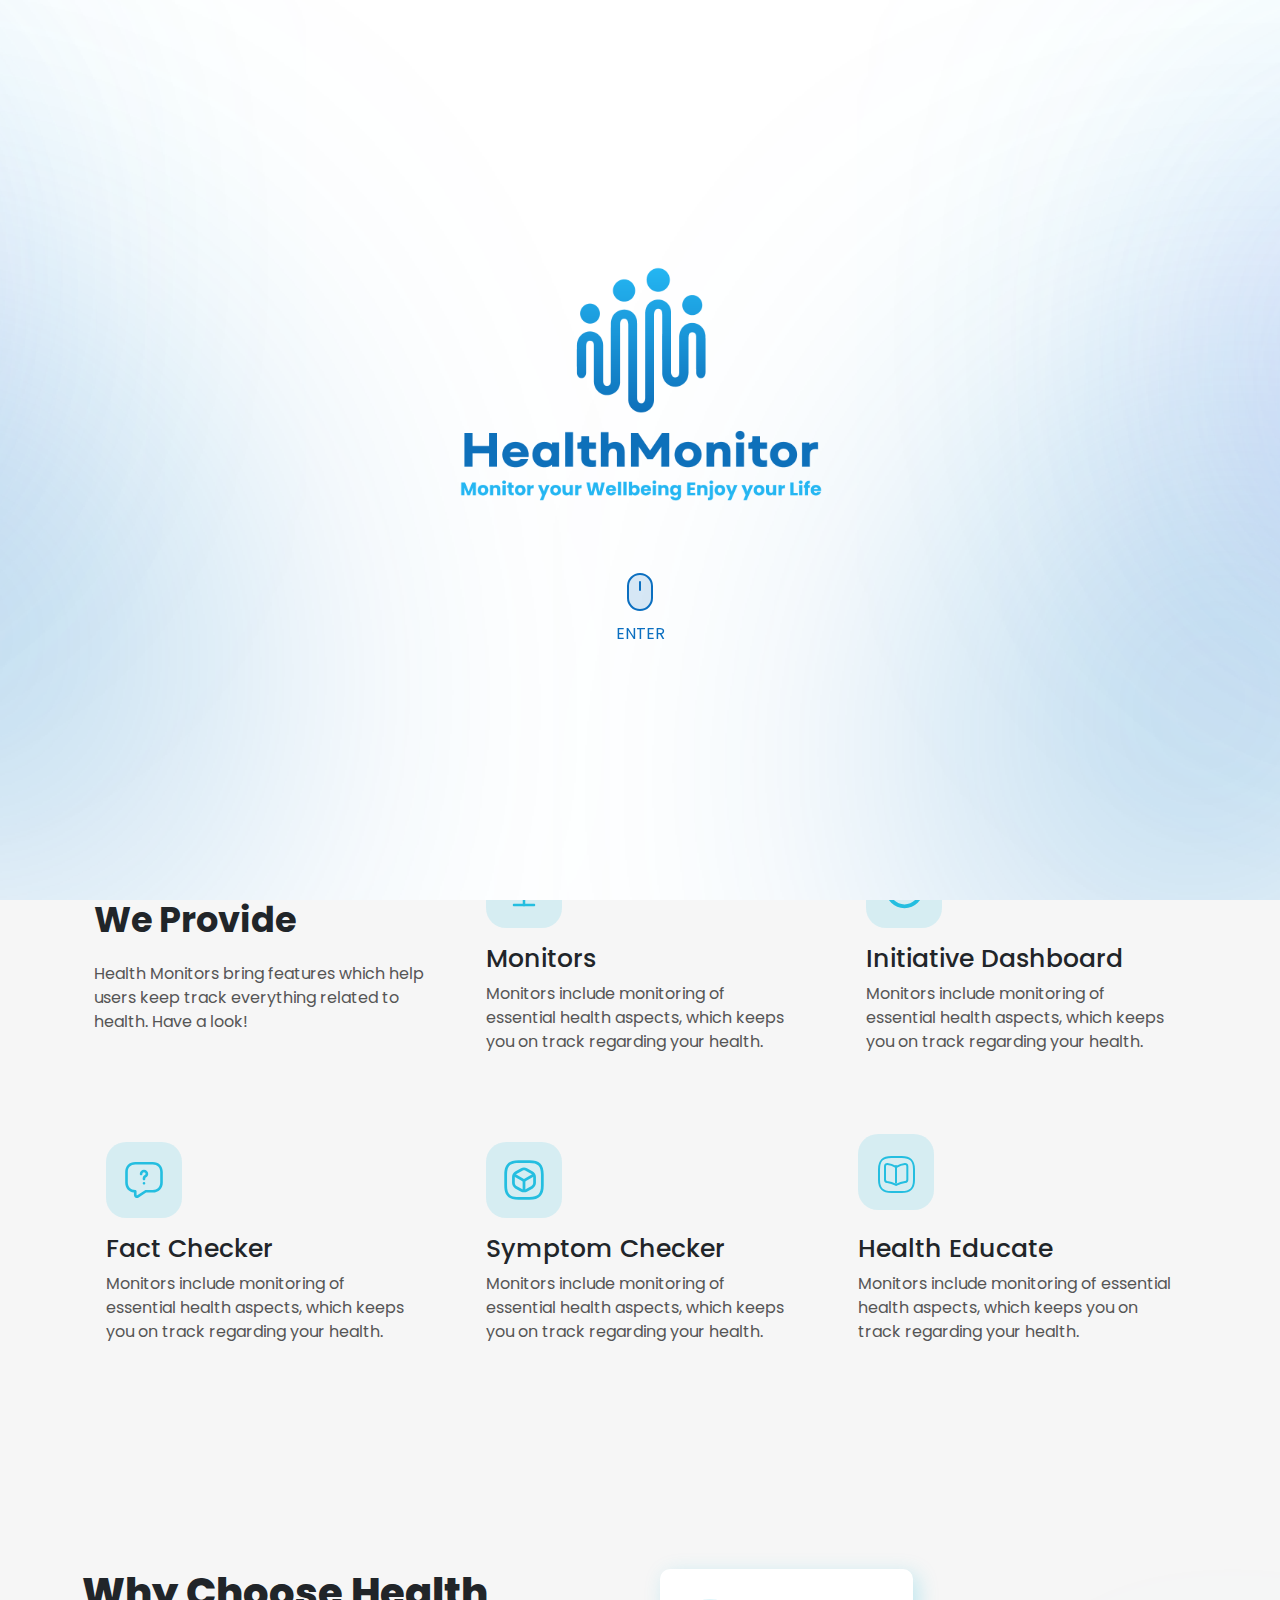
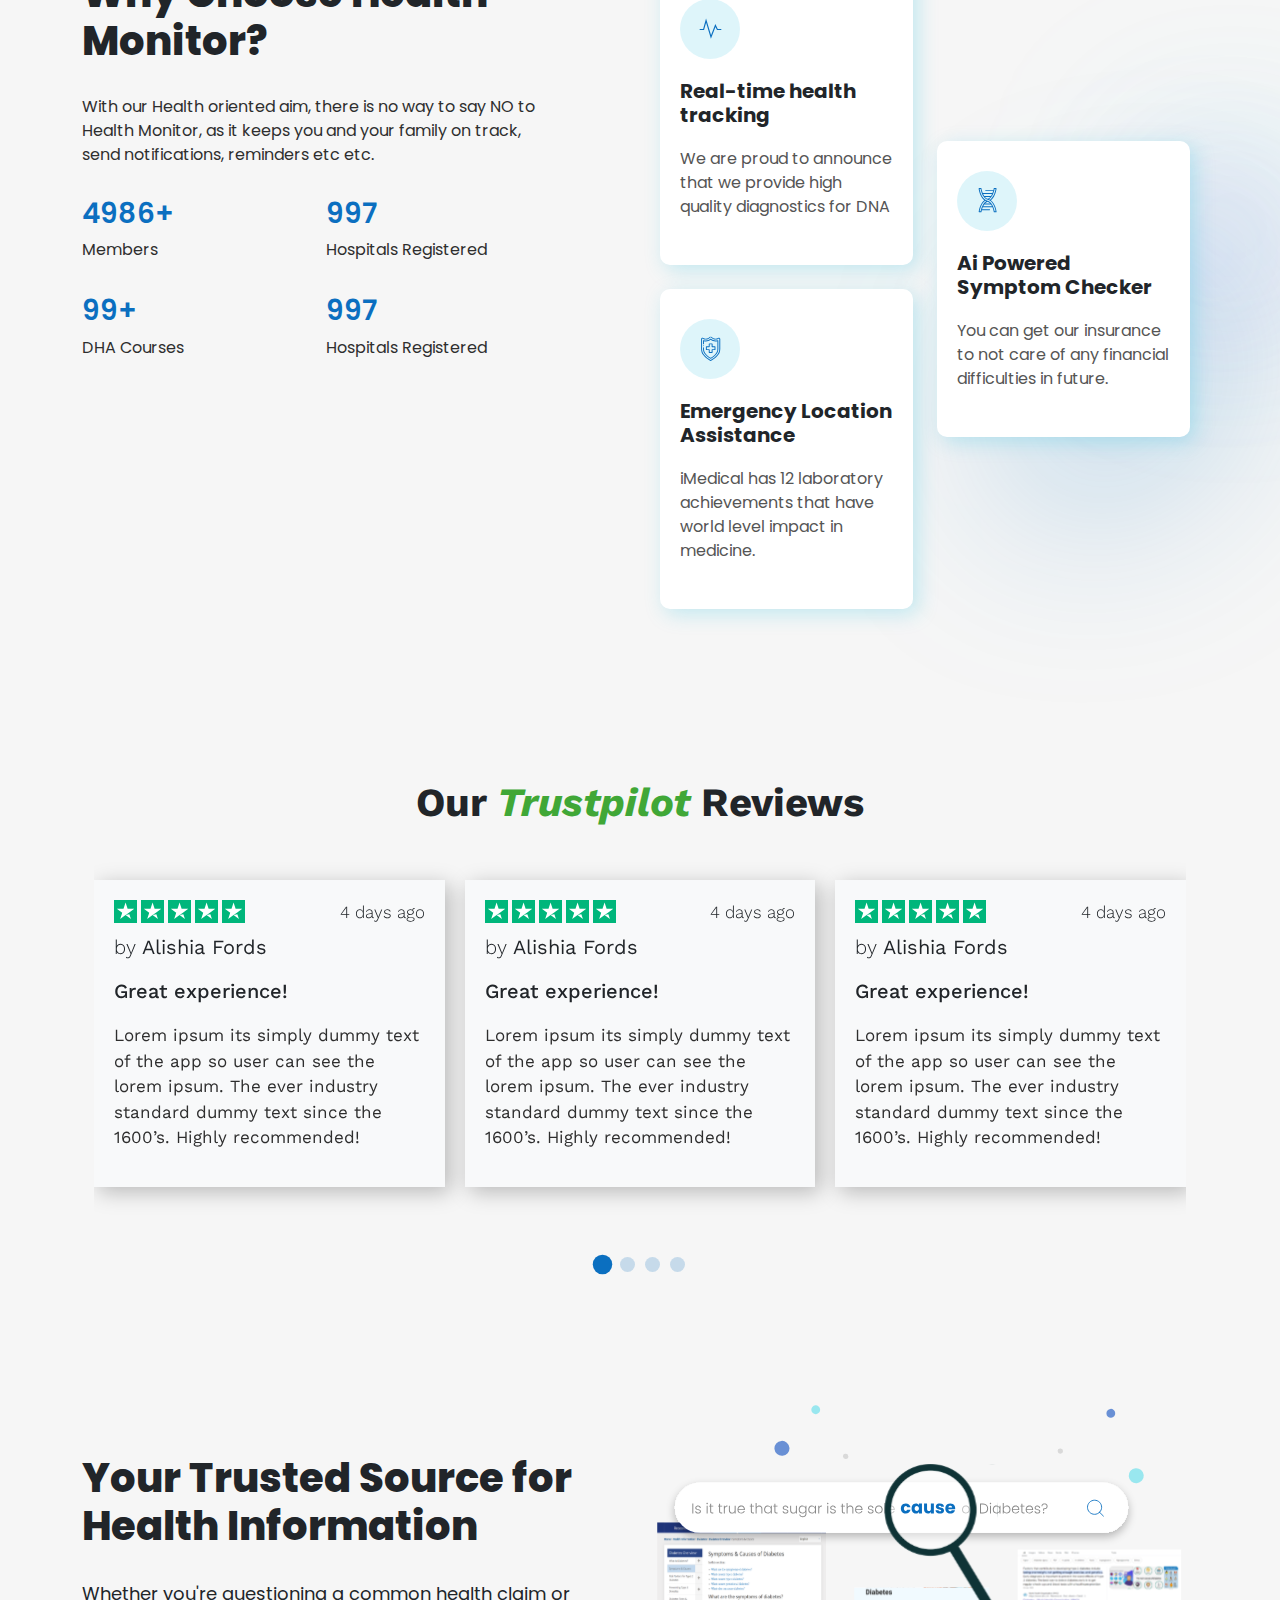
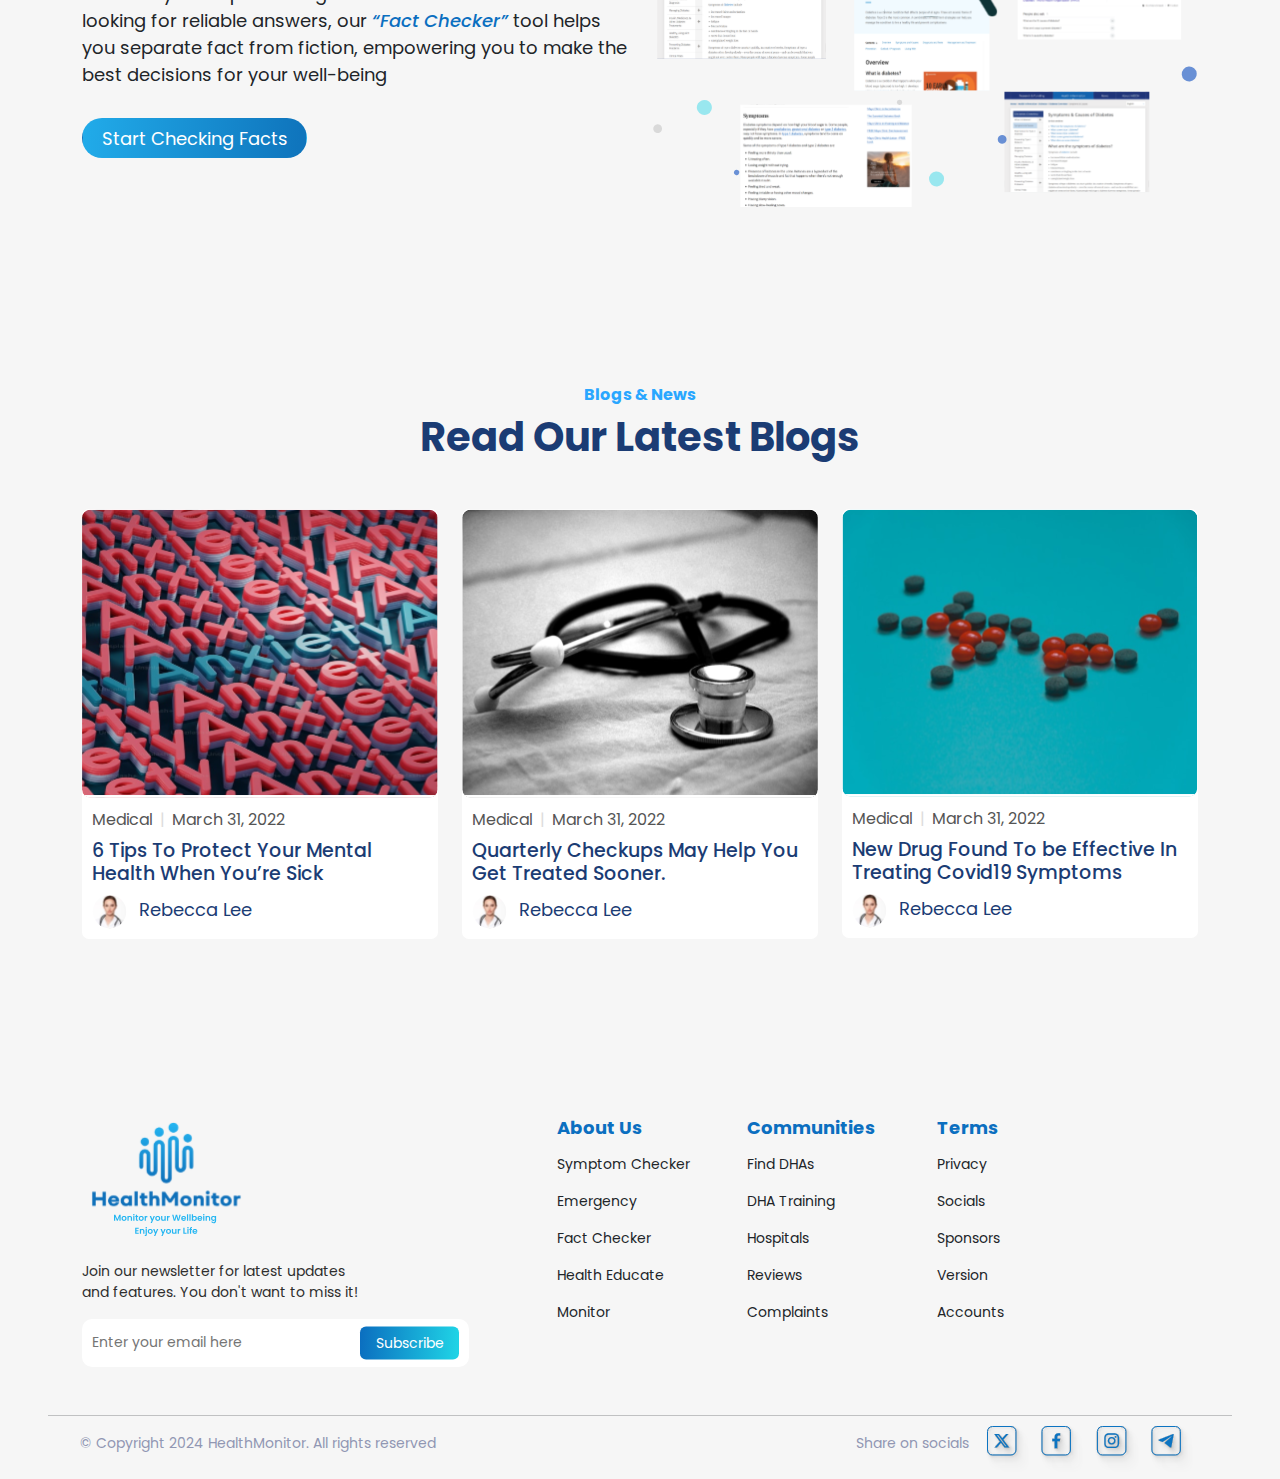
<file: index.html>
<!DOCTYPE html>
<html lang="en">

<head>
    <meta charset="UTF-8" />
    <meta name="viewport" content="width=device-width, initial-scale=1.0" />
    <title>Health Monitor</title>
    <link rel="shortcut icon" href="assets/icons/logo.svg" type="image/x-icon" />
    <link rel="stylesheet" href="css/swiper.css" />
    <link rel="stylesheet" href="css/bootstrap.min.css" />
    <link rel="stylesheet" href="css/style.css" />
    <link rel="stylesheet" href="css/responsive.css" />
</head>

<body>
    <!-- loading Start -->
    <div class="loading-screen fixed-top h-100 w-100">
        <div class="container d-flex flex-column gap-5">
            <div class="text-center">
                <img src="assets/images/loading logo img.svg" class="img-fluid loading-logo" alt="logo_img" />
            </div>
            <div class="d-flex flex-column align-items-center">
                <button class="btn mouse-btn border-0">
                    <img src="assets/icons/mouse.svg" alt="mouse_icon" />
                </button>
                <span class="text-primary">ENTER</span>
            </div>
        </div>
    </div>
    <!-- loading End -->

    <!-- Navbar Start -->
    <nav class="navbar navbar-expand-lg">
        <div class="container">
            <a class="navbar-brand" href="/"><img src="assets/images/logo.svg" width="120" class="img-fluid"
                    alt="logo" /></a>
            <button class="navbar-toggler" type="button" data-bs-toggle="collapse"
                data-bs-target="#navbarSupportedContent" aria-controls="navbarSupportedContent" aria-expanded="false"
                aria-label="Toggle navigation">
                <span class="navbar-toggler-icon"></span>
            </button>
            <div class="collapse navbar-collapse" id="navbarSupportedContent">
                <ul
                    class="navbar-nav align-items-lg-center justify-content-lg-center flex-lg-grow-1 mb-2 mb-lg-0 mt-lg-0 mt-4">
                    <li class="nav-item">
                        <a class="nav-link mx-2 text-primary" href="health-educate.html">Health Educate</a>
                    </li>
                    <li class="nav-item">
                        <a class="nav-link mx-2 text-primary" href="emergency.html">Emergency</a>
                    </li>
                    <li class="nav-item">
                        <a class="nav-link mx-2 text-primary" href="fact-checker.html">Fact Checker</a>
                    </li>
                    <li class="nav-item">
                        <a class="nav-link mx-2 text-primary" href="community.html">Community</a>
                    </li>
                </ul>
                <div class="login-btn">
                    <a href="login.html"><button class="btn primary-btn">Login</button></a>
                </div>
            </div>
        </div>
    </nav>
    <!-- Navbar End -->

    <!-- Hero Start -->
    <section class="hero-section">
        <div class="container">
            <div class="row d-flex align-items-center gap-5 gap-lg-0">
                <div class="col-12 col-lg-6 hero-content">
                    <h3>Monitor Your Wellbeing</h3>
                    <h1>Enjoy Your Life</h1>
                    <p>
                        A smarter way to track and manage your health with our intuitive
                        dashboard. Gain complete control over your well-being, all in one
                        place
                    </p>
                    <div class="d-flex g-3 align-items-center justify-content-center justify-content-lg-start">
                        <a href="login.html"><button class="btn primary-btn">Get Started Now</button></a>
                        <button class="btn border-0 demo-btn" id="demo-btn">
                            <img src="assets/icons/play icon.svg" alt="play icon" />
                            <span class="mx-2">Request Demo</span>
                        </button>
                    </div>
                </div>
                <div class="col-12 col-lg-6 text-lg-start text-center">
                    <img src="assets/images/hero-Img.svg" class="img-fluid" alt="Hero image" />
                </div>
            </div>
        </div>
    </section>
    <!-- Hero End -->

    <!-- Services Start -->
    <section class="services-container">
        <div class="container">
            <div class="row row-gap-4">
                <div class="col-lg-4 col-md-6 p-4 services-text">
                    <h1 class="fw-bold">Different Services We Provide</h1>
                    <p>
                        Health Monitors bring features which help users keep track
                        everything related to health. Have a look!
                    </p>
                </div>
                <div class="col-lg-4 col-md-6">
                    <div class="services-card p-4">
                        <div class="service-img mb-3">
                            <img src="assets/icons/monitor icon.svg" alt="monitor" />
                        </div>
                        <div class="services-content">
                            <h3>Monitors</h3>
                            <p>
                                Monitors include monitoring of essential health aspects, which
                                keeps you on track regarding your health.
                            </p>
                        </div>
                    </div>
                </div>
                <div class="col-lg-4 col-md-6">
                    <div class="services-card p-4">
                        <div class="service-img mb-3">
                            <img src="assets/icons/compass icon.svg" alt="monitor" />
                        </div>
                        <div class="services-content">
                            <h3>Initiative Dashboard</h3>
                            <p>
                                Monitors include monitoring of essential health aspects, which
                                keeps you on track regarding your health.
                            </p>
                        </div>
                    </div>
                </div>
                <div class="col-lg-4 col-md-6">
                    <div class="services-card p-4">
                        <div class="service-img mb-3">
                            <img src="assets/icons/message icon.svg" alt="monitor" />
                        </div>
                        <div class="services-content">
                            <h3>Fact Checker</h3>
                            <p>
                                Monitors include monitoring of essential health aspects, which
                                keeps you on track regarding your health.
                            </p>
                        </div>
                    </div>
                </div>
                <div class="col-lg-4 col-md-6">
                    <div class="services-card p-4">
                        <div class="service-img mb-3">
                            <img src="assets/icons/square  icon.svg" alt="monitor" />
                        </div>
                        <div class="services-content">
                            <h3>Symptom Checker</h3>
                            <p>
                                Monitors include monitoring of essential health aspects, which
                                keeps you on track regarding your health.
                            </p>
                        </div>
                    </div>
                </div>
                <div class="col-lg-4 col-md-6">
                    <div class="services-card p-3">
                        <div class="service-img mb-4">
                            <img src="assets/icons/book icon.svg" alt="monitor" />
                        </div>
                        <div class="services-content">
                            <h3>Health Educate</h3>
                            <p>
                                Monitors include monitoring of essential health aspects, which
                                keeps you on track regarding your health.
                            </p>
                        </div>
                    </div>
                </div>
            </div>
        </div>
    </section>
    <!-- Services End -->

    <!-- About Start -->
    <section class="about-section position-relative">
        <div class="container">
            <div class="row row-gap-5">
                <div class="col-12 col-lg-6">
                    <div class="about-content">
                        <h1>Why Choose
                            Health Monitor?</h1>
                        <p class="about-text">With our Health oriented aim, there is no way
                            to say NO to Health Monitor, as it keeps you and
                            your family on track, send notifications, reminders
                            etc etc.</p>
                        <div class="row row-gap-3 number-cards-container">
                            <div class="col-6 numbers-card">
                                <h3 class="text-primary" id="members">5000</h3>
                                <p>Members</p>
                            </div>
                            <div class="col-6 numbers-card">
                                <h3 class="text-primary" id="hospitals-registered">1000</h3>
                                <p>Hospitals Registered</p>
                            </div>
                            <div class="col-6 numbers-card">
                                <h3 class="text-primary" id="dha-courses">100+</h3>
                                <p>DHA Courses</p>
                            </div>
                            <div class="col-6 numbers-card">
                                <h3 class="text-primary" id="hospitals-registered2">5000</h3>
                                <p>Hospitals Registered</p>
                            </div>
                        </div>
                    </div>
                </div>
                <div class="col-12 col-lg-6 about-card-container">
                    <div class="row row-gap-4">
                        <div class="col-12 col-sm-6 card-cols">
                            <div class="about-card">
                                <div class="about-card-icon">
                                    <img src="assets/icons/Vector.svg" alt="icon">
                                </div>
                                <div class="about-card-text">
                                    <h2 class="mt-3">Real-time health
                                        tracking</h2>
                                    <p>We are proud to announce that we provide high quality diagnostics for DNA</p>
                                </div>
                            </div>
                            <div class="about-card mt-4">
                                <div class="about-card-icon">
                                    <img src="assets/icons/shield.svg" alt="icon">
                                </div>
                                <div class="about-card-text">
                                    <h2 class="mt-3">Emergency Location
                                        Assistance</h2>
                                    <p>iMedical has 12 laboratory achievements that have world level impact in medicine.
                                    </p>
                                </div>
                            </div>
                        </div>
                        <div class="col-12 col-sm-6 card-cols d-flex justify-content-center align-items-center">
                            <div class="about-card">
                                <div class="about-card-icon">
                                    <img src="assets/icons/Vector 2.svg" alt="icon">
                                </div>
                                <div class="about-card-text">
                                    <h2 class="mt-3">Ai Powered Symptom
                                        Checker</h2>
                                    <p>You can get our insurance to not
                                        care of any financial difficulties in future.</p>
                                </div>
                            </div>
                        </div>
                    </div>
                </div>
            </div>
            <div class="gradient-img">
                <img src="assets/images/gradient.svg" alt="IMG">
            </div>
        </div>
    </section>
    <!-- About End -->

    <!-- Review Start -->
    <section class="review-section">
        <div class="container">
            <div class="review-heading text-center">
                <h1>Our <span>Trustpilot</span> Reviews</h1>
            </div>
            <div class="container h-100">
                <!-- Slider main container -->
                <div class="swiper h-100">
                    <!-- Additional required wrapper -->
                    <div class="swiper-wrapper">
                        <div class="swiper-slide">
                            <div class="review-card">
                                <div class="user-review d-flex justify-content-between">
                                    <div class="review-starts d-flex gap-1">
                                        <div class="star">
                                            <img src="assets/icons/star.svg" alt="star">
                                        </div>
                                        <div class="star">
                                            <img src="assets/icons/star.svg" alt="star">
                                        </div>
                                        <div class="star">
                                            <img src="assets/icons/star.svg" alt="star">
                                        </div>
                                        <div class="star">
                                            <img src="assets/icons/star.svg" alt="star">
                                        </div>
                                        <div class="star">
                                            <img src="assets/icons/star.svg" alt="star">
                                        </div>
                                    </div>
                                    <span class="review-card-time">4 days ago</span>
                                </div>
                                <h6 class="review-user-info"><span>by </span>Alishia Fords</h6>
                                <h3>Great experience!</h3>
                                <p>Lorem ipsum its simply dummy text of the app so user can see the lorem ipsum. The
                                    ever industry standard dummy text
                                    since the 1600’s. Highly recommended!</p>
                            </div>
                        </div>
                        <div class="swiper-slide">
                            <div class="review-card">
                                <div class="user-review d-flex justify-content-between">
                                    <div class="review-starts d-flex gap-1">
                                        <div class="star">
                                            <img src="assets/icons/star.svg" alt="star">
                                        </div>
                                        <div class="star">
                                            <img src="assets/icons/star.svg" alt="star">
                                        </div>
                                        <div class="star">
                                            <img src="assets/icons/star.svg" alt="star">
                                        </div>
                                        <div class="star">
                                            <img src="assets/icons/star.svg" alt="star">
                                        </div>
                                        <div class="star">
                                            <img src="assets/icons/star.svg" alt="star">
                                        </div>
                                    </div>
                                    <span class="review-card-time">4 days ago</span>
                                </div>
                                <h6 class="review-user-info"><span>by </span>Alishia Fords</h6>
                                <h3>Great experience!</h3>
                                <p>Lorem ipsum its simply dummy text of the app so user can see the lorem ipsum. The
                                    ever industry standard dummy text
                                    since the 1600’s. Highly recommended!</p>
                            </div>
                        </div>
                        <div class="swiper-slide">
                            <div class="review-card">
                                <div class="user-review d-flex justify-content-between">
                                    <div class="review-starts d-flex gap-1">
                                        <div class="star">
                                            <img src="assets/icons/star.svg" alt="star">
                                        </div>
                                        <div class="star">
                                            <img src="assets/icons/star.svg" alt="star">
                                        </div>
                                        <div class="star">
                                            <img src="assets/icons/star.svg" alt="star">
                                        </div>
                                        <div class="star">
                                            <img src="assets/icons/star.svg" alt="star">
                                        </div>
                                        <div class="star">
                                            <img src="assets/icons/star.svg" alt="star">
                                        </div>
                                    </div>
                                    <span class="review-card-time">4 days ago</span>
                                </div>
                                <h6 class="review-user-info"><span>by </span>Alishia Fords</h6>
                                <h3>Great experience!</h3>
                                <p>Lorem ipsum its simply dummy text of the app so user can see the lorem ipsum. The
                                    ever industry standard dummy text
                                    since the 1600’s. Highly recommended!</p>
                            </div>
                        </div>
                        <div class="swiper-slide">
                            <div class="review-card">
                                <div class="user-review d-flex justify-content-between">
                                    <div class="review-starts d-flex gap-1">
                                        <div class="star">
                                            <img src="assets/icons/star.svg" alt="star">
                                        </div>
                                        <div class="star">
                                            <img src="assets/icons/star.svg" alt="star">
                                        </div>
                                        <div class="star">
                                            <img src="assets/icons/star.svg" alt="star">
                                        </div>
                                        <div class="star">
                                            <img src="assets/icons/star.svg" alt="star">
                                        </div>
                                        <div class="star">
                                            <img src="assets/icons/star.svg" alt="star">
                                        </div>
                                    </div>
                                    <span class="review-card-time">4 days ago</span>
                                </div>
                                <h6 class="review-user-info"><span>by </span>Alishia Fords</h6>
                                <h3>Great experience!</h3>
                                <p>Lorem ipsum its simply dummy text of the app so user can see the lorem ipsum. The
                                    ever industry standard dummy text
                                    since the 1600’s. Highly recommended!</p>
                            </div>
                        </div>
                    </div>
                    <div class="swiper-pagination"></div>
                    <div class="swiper-scrollbar"></div>
                </div>
            </div>
        </div>
    </section>
    <!-- Review End -->

    <!-- Fact Check Start -->
    <section class="fact-section">
        <div class="container">
            <div class="row row-gap-5 d-flex align-items-center  py-5">
                <div class="col-12 col-md-6 h-100">
                    <div class="fact-content">
                        <h1>Your Trusted Source for
                            Health Information</h1>
                        <p>Whether you're questioning a common health claim or looking for
                            reliable answers, our <span class="fact-checker-span">“Fact Checker”</span> tool helps you separate fact
                            from fiction, empowering you to make the best decisions for your
                            well-being</p>
                        <a href="fact-checker.html"><button class="btn fact-checker-btn">Start Checking Facts</button></a>
                    </div>
                </div>
                <div class="col-12 col-md-6">
                    <div class="fact-img">
                        <img src="assets/images/fact graphics.svg" class="img-fluid" alt="image">
                    </div>
                </div>
            </div>
        </div>
    </section>
    <!-- Fact Check End -->

    <!-- Blogs Start -->
    <section class="blog-section">
        <div class="container">
            <div class="blog-heading mb-5 text-center">
                <h6 class="fw-bold">Blogs & News</h6>
                <h1 class="fw-bold">Read Our Latest Blogs</h1>
            </div>
            <div class="row row-gap-5">
                <div class="col-12 col-md-6 col-lg-4">
                    <div class="blog-card m-auto">
                        <div class="blog-img">
                            <img src="assets/images/blog img 1.svg" class="img-fluid w-100" alt="blog img">
                        </div>
                        <div class="blog-content">
                            <div class="d-flex  blog-info">
                                <span>Medical</span>
                                <span>|</span>
                                <span>March 31, 2022</span>
                            </div>
                            <div class="my-2">
                                <h4>6 Tips To Protect Your Mental Health When You’re Sick</h4>
                            </div>
                            <div class="blog-user">
                                <img src="assets/images/blog user profile.svg" alt="user profile img">
                                <span class="mx-2">Rebecca Lee</span>
                            </div>
                        </div>
                    </div>
                </div>
                <div class="col-12 col-md-6 col-lg-4">
                    <div class="blog-card m-auto">
                        <div class="blog-img">
                            <img src="assets/images/blog img 2.svg" class="img-fluid" alt="blog img">
                        </div>
                        <div class="blog-content">
                            <div class="d-flex  blog-info">
                                <span>Medical</span>
                                <span>|</span>
                                <span>March 31, 2022</span>
                            </div>
                            <div class="my-2">
                                <h4>Quarterly Checkups May Help You
                                    Get Treated Sooner.</h4>
                            </div>
                            <div class="blog-user">
                                <img src="assets/images/blog user profile.svg" alt="user profile img">
                                <span class="mx-2">Rebecca Lee</span>
                            </div>
                        </div>
                    </div>
                </div>
                <div class="col-12 col-md-12  col-lg-4">
                    <div class="blog-card m-auto">
                        <div class="blog-img">
                            <img src="assets/images/blog img 3.svg" class="img-fluid" alt="blog img">
                        </div>
                        <div class="blog-content">
                            <div class="d-flex  blog-info">
                                <span>Medical</span>
                                    <span>|</span>
                                <span>March 31, 2022</span>
                            </div>
                            <div class="my-2">
                                <h4>New Drug Found To be Effective In
                                    Treating Covid19 Symptoms</h4>
                            </div>
                            <div class="blog-user">
                                <img src="assets/images/blog user profile.svg" alt="user profile img">
                                <span class="mx-2">Rebecca Lee</span>
                            </div>
                        </div>
                    </div>
                </div>
            </div>
        </div>
    </section>
    <!-- Blogs End -->
    <!-- Footer start -->
    <footer class="footer-section">
        <div class="container">
            <div class="row row-gap-3">
                <div class="col-lg-5 col-md-6 text-md-start text-center">
                    <div class="footer-card">
                        <div class="footer-img">
                            <a href="">
                                <img src="assets/icons/logo.svg" alt="" class="img-fluid">
                            </a>
                        </div>
                        <div class="footer-content">
                            <p class="mt-4 mb-3">Join our newsletter for latest updates <br>
                                and features. You don't want to miss it!</p>
                            <div class="footer-subscribe position-relative w-100">
                                <input type="email" class="" placeholder="Enter your email here">
                                <button type="submit" class="btn">Subscribe</button>
                            </div>
                        </div>
                    </div>
                </div>
                <div class="col-lg-2 col-md-6 text-md-start text-center">
                    <ul class="navbar-nav">
                        <h5 class="fw-bold footer-heading text-primary">About Us</h5>
                        <li class="nav-item"><a href="fact-checker.html" class="nav-link">Symptom Checker</a></li>
                        <li class="nav-item"><a href="emergency.html" class="nav-link">Emergency</a></li>
                        <li class="nav-item"><a href="fact-checker.html" class="nav-link">Fact Checker</a></li>
                        <li class="nav-item"><a href="health-educate.html" class="nav-link">Health Educate</a></li>
                        <li class="nav-item"><a href="#" class="nav-link">Monitor</a></li>
                    </ul>
                </div>
                <div class="col-lg-2 col-md-6 text-md-start text-center">
                    <ul class="navbar-nav">
                        <h5 class="fw-bold footer-heading text-primary">Communities</h5>
                        <li class="nav-item"><a href="#" class="nav-link">Find DHAs</a></li>
                        <li class="nav-item"><a href="#" class="nav-link">DHA Training</a></li>
                        <li class="nav-item"><a href="#" class="nav-link">Hospitals</a></li>
                        <li class="nav-item"><a href="#" class="nav-link">Reviews</a></li>
                        <li class="nav-item"><a href="#" class="nav-link">Complaints</a></li>
                    </ul>
                </div>
                <div class="col-lg-2 col-md-6 text-md-start text-center">
                    <ul class="navbar-nav">
                        <h5 class="fw-bold footer-heading text-primary">Terms</h5>
                        <li class="nav-item"><a href="#" class="nav-link">Privacy</a></li>
                        <li class="nav-item"><a href="#" class="nav-link">Socials</a></li>
                        <li class="nav-item"><a href="#" class="nav-link">Sponsors</a></li>
                        <li class="nav-item"><a href="#" class="nav-link">Version</a></li>
                        <li class="nav-item"><a href="#" class="nav-link">Accounts</a></li>
                    </ul>
                </div>
            </div>
        </div>
        <hr class="mt-5 mb-2">
        <div class="copyright-section d-flex align-items-center">
            <p class="font-size">© Copyright 2024 HealthMonitor. All rights reserved</p>
            <p class="ms-md-auto me-3 font-size">Share on socials</p>
            <div class="social-media">
                <img src="assets/icons/X.svg" alt="img" class="">
                <img src="assets/icons/Facebook.svg" alt="img" class="">
                <img src="assets/icons/Instagram.svg" alt="img" class="">
                <img src="assets/icons/Telegram.svg" alt="img" class="">
            </div>
        </div>

    </footer>
    <!-- Footer end -->
    <!-- Demo Video Start -->
    <div class="demo-video d-none" id="demo-video">
        <div class="video-popup">
            <iframe src="https://www.youtube.com/embed/1WGTftm_IEU?si=LRPCj-aTZp5tMti9"></iframe>
        </div>
    </div>
    <!-- Demo Video End -->
    <script src="js/bootstrap.min.js"></script>
    <script src="js/swiper.js"></script>
    <script src="js/script.js"></script>
    <script>

    </script>
</body>

</html>
</file>
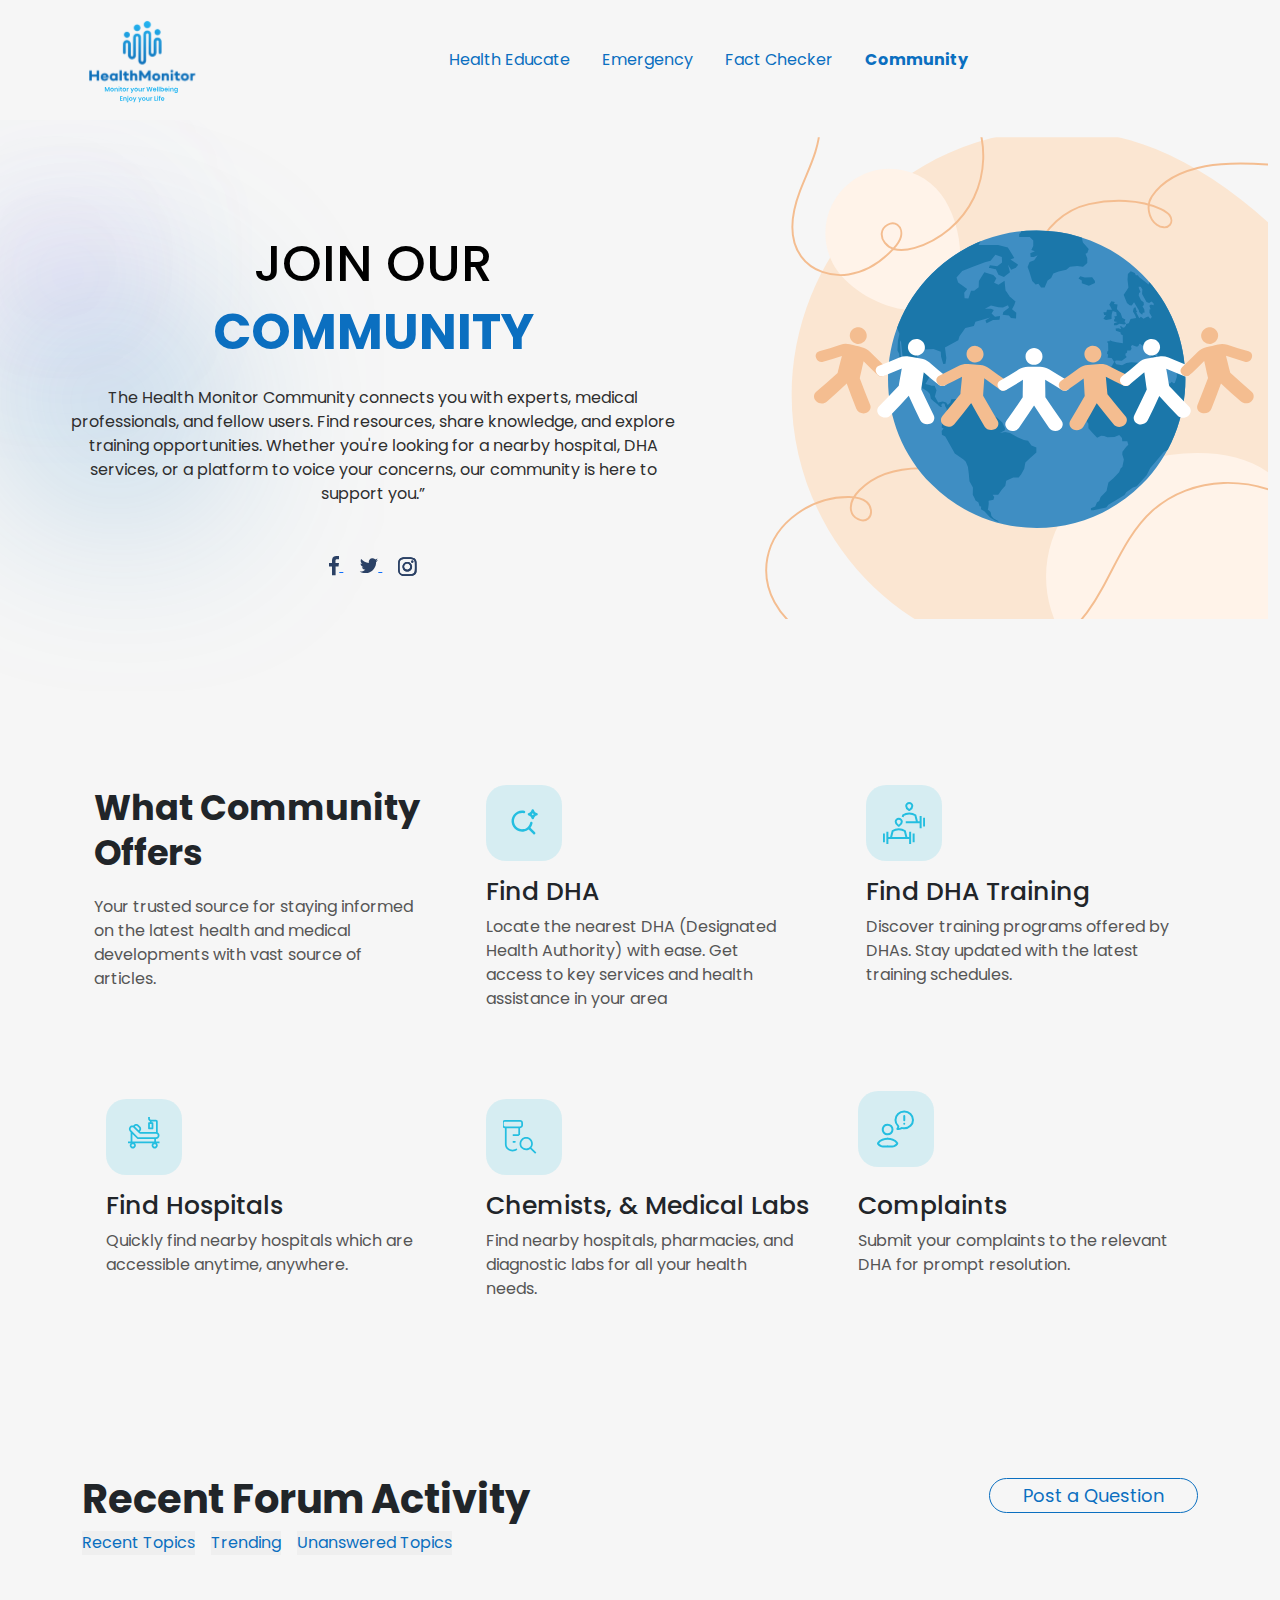
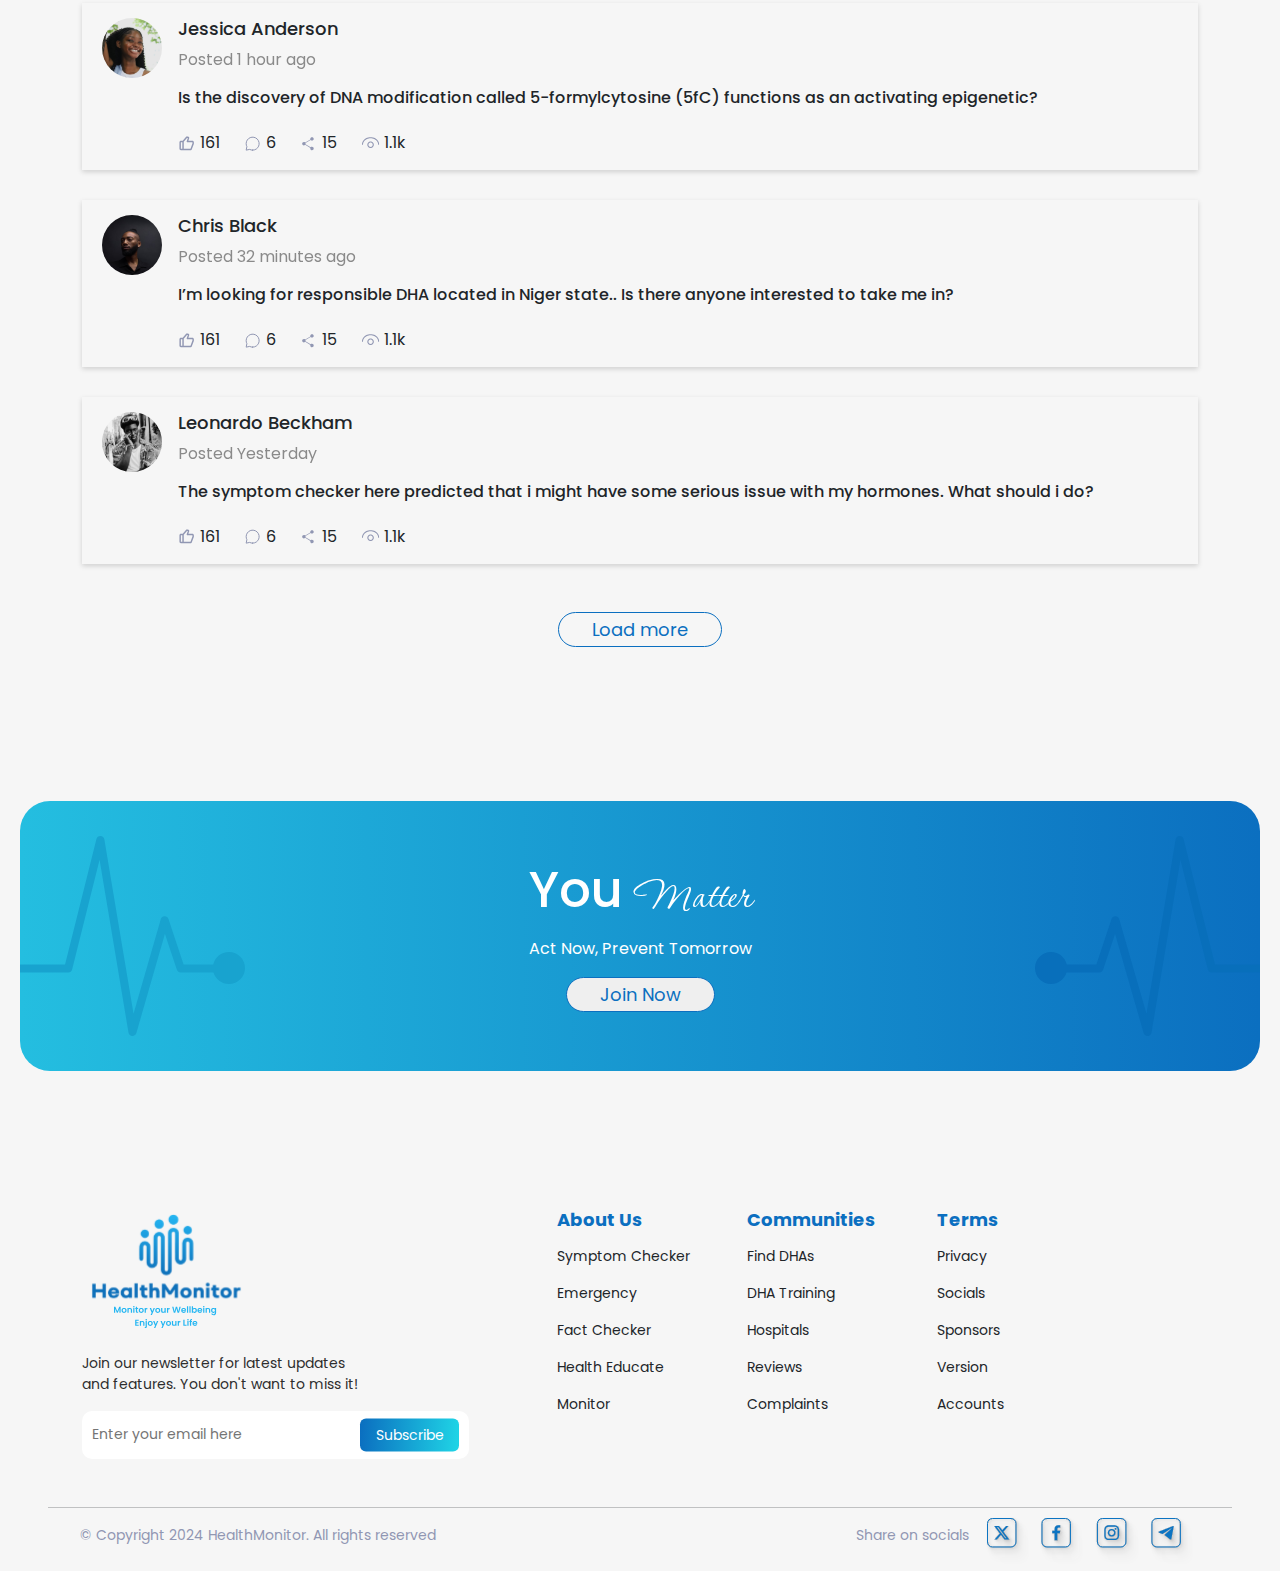
<file: community.html>
<!DOCTYPE html>
<html lang="en">

<head>
    <meta charset="UTF-8" />
    <meta name="viewport" content="width=device-width, initial-scale=1.0" />
    <title>Health Monitor</title>
    <link rel="shortcut icon" href="assets/icons/logo.svg" type="image/x-icon" />
    <link rel="stylesheet" href="css/swiper.css" />
    <link rel="stylesheet" href="css/bootstrap.min.css" />
    <link rel="stylesheet" href="css/style.css">
    <link rel="stylesheet" href="css/community.css" />
    <link rel="stylesheet" href="css/responsive.css" />
</head>

<body>
    <!-- Navbar Start -->
    <nav class="navbar navbar-expand-lg">
        <div class="container">
            <a class="navbar-brand" href="index.html"><img src="assets/icons/logo.svg" width="120" class="img-fluid"
                    alt="logo" /></a>
            <button class="navbar-toggler" type="button" data-bs-toggle="collapse"
                data-bs-target="#navbarSupportedContent" aria-controls="navbarSupportedContent" aria-expanded="false"
                aria-label="Toggle navigation">
                <span class="navbar-toggler-icon"></span>
            </button>
            <div class="collapse navbar-collapse" id="navbarSupportedContent">
                <ul
                    class="navbar-nav align-items-lg-center justify-content-lg-center flex-lg-grow-1 mb-2 mb-lg-0 mt-lg-0 mt-4">
                    <li class="nav-item">
                        <a class="nav-link mx-2 text-primary" href="health-educate.html">Health Educate</a>
                    </li>
                    <li class="nav-item">
                        <a class="nav-link mx-2 text-primary" href="emergency.html">Emergency</a>
                    </li>
                    <li class="nav-item">
                        <a class="nav-link mx-2 text-primary" href="fact-checker.html">Fact Checker</a>
                    </li>
                    <li class="nav-item">
                        <a class="nav-link mx-2 text-primary active" href="community.html">Community</a>
                    </li>
                </ul>
            </div>
    </nav>
    <!-- Navbar End -->
    <!-- Community Start -->
    <section class="community-section">
        <div class="container-fluid ">
            <div class="row align-items-center row-gap-4">
                <div class="col-12 col-md-6 mx-auto px-3">
                    <div class="community-content text-center">
                        <h2 class="">JOIN OUR</h2>
                        <h1 class="mt-2">COMMUNITY</h1>
                        <p class="mt-4">The Health Monitor Community connects you with experts, medical professionals,
                            and fellow users. Find resources, share knowledge, and explore training opportunities.
                            Whether you're looking for a nearby hospital, DHA services, or a platform to voice your
                            concerns, our community is here to support you.”</p>
                        <div class="socal-icons mt-5">
                            <a href="" class="mx-2">
                                <img src="assets/icons/community facbook icon.svg" alt="facbook">
                            </a>
                            <a href="" class="mx-2">
                                <img src="assets/icons/community x icon.svg" alt="x">
                            </a>
                            <a href="" class="mx-2">
                                <img src="assets/icons/community instagram icon.svg" alt="instagram">
                            </a>
                        </div>
                    </div>
                </div>
                <div class="col-12 col-md-5">
                    <img src="assets/images/community img.svg" class="img-fluid" alt="img">
                </div>
            </div>
        </div>
    </section>
    <!-- Community End -->
    <!-- Offers Start -->
    <section class="services-container">
        <div class="container">
            <div class="row row-gap-4">
                <div class="col-lg-4 col-md-6 p-4 services-text">
                    <h1 class="fw-bold">What
                        Community Offers</h1>
                    <p>
                        Your trusted source for staying informed on
                        the latest health and medical developments
                        with vast source of articles.
                    </p>
                </div>
                <div class="col-lg-4 col-md-6">
                    <div class="services-card p-4">
                        <div class="service-img mb-3">
                            <img src="assets/icons/community offers icon 1.svg" width="30px" alt="monitor" />
                        </div>
                        <div class="services-content">
                            <h3>Find DHA</h3>
                            <p>
                                Locate the nearest DHA (Designated Health
                                Authority) with ease. Get access to key
                                services and health assistance in your area
                            </p>
                        </div>
                    </div>
                </div>
                <div class="col-lg-4 col-md-6">
                    <div class="services-card p-4">
                        <div class="service-img mb-3">
                            <img src="assets/icons/community offers icon 2.svg" alt="monitor" />
                        </div>
                        <div class="services-content">
                            <h3>Find DHA Training</h3>
                            <p>
                                Discover training programs offered by DHAs.
                                Stay updated with the latest training schedules.
                            </p>
                        </div>
                    </div>
                </div>
                <div class="col-lg-4 col-md-6">
                    <div class="services-card p-4">
                        <div class="service-img mb-3">
                            <img src="assets/icons/community offers icon 3.svg" alt="monitor" />
                        </div>
                        <div class="services-content">
                            <h3>Find Hospitals</h3>
                            <p>
                                Quickly find nearby hospitals which are
                                accessible anytime, anywhere.
                            </p>
                        </div>
                    </div>
                </div>
                <div class="col-lg-4 col-md-6">
                    <div class="services-card p-4">
                        <div class="service-img mb-3">
                            <img src="assets/icons/community offers icon 4.svg" alt="monitor" />
                        </div>
                        <div class="services-content">
                            <h3>Chemists, & Medical Labs</h3>
                            <p>
                                Find nearby hospitals, pharmacies, and
                                diagnostic labs for all your health needs.
                            </p>
                        </div>
                    </div>
                </div>
                <div class="col-lg-4 col-md-6">
                    <div class="services-card p-3">
                        <div class="service-img mb-4">
                            <img src="assets/icons/community offers icon 5.svg" alt="monitor" />
                        </div>
                        <div class="services-content">
                            <h3>Complaints</h3>
                            <p>
                                Submit your complaints to the relevant DHA
                                for prompt resolution.
                            </p>
                        </div>
                    </div>
                </div>
            </div>
        </div>
    </section>
    <!-- Offers End -->
    <!-- Forum Activity Start -->
    <section class="forum-section">
        <div class="container">
            <div class="d-flex flex-column flex-md-row justify-content-between align-items-center">
                <div class="forum-heading text-center text-md-start">
                    <h1>Recent Forum Activity</h1>
                </div>
                <div class="add-forum my-3 mt-md-0">
                    <button class="btn primary-btn" id="post-question">Post a Question</button>
                </div>
            </div>
            <div class="d-flex gap-2 gap-md-3 justify-content-center justify-content-md-start filter-btns">
                <button>Recent Topics</button>
                <button>Trending</button>
                <button>Unanswered Topics</button>
            </div>
            <div class="forum-container my-5">
                <div class="user-forum d-flex flex-column flex-md-row gap-3">
                    <div class="text-center text-md-start">
                        <img src="assets/images/forum user 1.svg" alt="img">
                    </div>
                    <div class="text-center text-md-start">
                        <div class="forum-content">
                            <h5>Jessica Anderson</h5>
                            <p>Posted 1 hour ago</p>
                            <h6>Is the discovery of DNA modification called 5-formylcytosine (5fC) functions as an
                                activating epigenetic?</h6>
                        </div>
                        <div class="d-flex justify-content-center justify-content-md-start gap-4 mt-4">
                            <div class="like forum-options">
                                <img src="assets/icons/like.svg" alt="like">
                                <span>161</span>
                            </div>
                            <div class="comment forum-options">
                                <img src="assets/icons/comment.svg" alt="comment">
                                <span>6</span>
                            </div>
                            <div class="share forum-options">
                                <img src="assets/icons/share.svg" alt="share">
                                <span>15</span>
                            </div>
                            <div class="views forum-options">
                                <img src="assets/icons/view.svg" alt="view">
                                <span>1.1k</span>
                            </div>
                        </div>
                    </div>
                </div>
                <div class="user-forum d-flex flex-column flex-md-row gap-3">
                    <div class="text-center text-md-start">
                        <img src="assets/images/forum user 2.svg" alt="img">
                    </div>
                    <div class="text-center text-md-start">
                        <div class="forum-content">
                            <h5>Chris Black</h5>
                            <p>Posted 32 minutes ago</p>
                            <h6>I’m looking for responsible DHA located in Niger state.. Is there anyone interested to
                                take me in?</h6>
                        </div>
                        <div class="d-flex justify-content-center justify-content-md-start gap-4 mt-4">
                            <div class="like forum-options">
                                <img src="assets/icons/like.svg" alt="like">
                                <span>161</span>
                            </div>
                            <div class="comment forum-options">
                                <img src="assets/icons/comment.svg" alt="comment">
                                <span>6</span>
                            </div>
                            <div class="share forum-options">
                                <img src="assets/icons/share.svg" alt="share">
                                <span>15</span>
                            </div>
                            <div class="views forum-options">
                                <img src="assets/icons/view.svg" alt="view">
                                <span>1.1k</span>
                            </div>
                        </div>
                    </div>
                </div>
                <div class="user-forum d-flex flex-column flex-md-row gap-3">
                    <div class="text-center text-md-start">
                        <img src="assets/images/forum user 3.svg" alt="img">
                    </div>
                    <div class="text-center text-md-start">
                        <div class="forum-content">
                            <h5>Leonardo Beckham</h5>
                            <p>Posted Yesterday</p>
                            <h6>The symptom checker here predicted that i might have some serious issue with my
                                hormones. What should i do?</h6>
                        </div>
                        <div class="d-flex justify-content-center justify-content-md-start gap-4 mt-4">
                            <div class="like forum-options">
                                <img src="assets/icons/like.svg" alt="like">
                                <span>161</span>
                            </div>
                            <div class="comment forum-options">
                                <img src="assets/icons/comment.svg" alt="comment">
                                <span>6</span>
                            </div>
                            <div class="share forum-options">
                                <img src="assets/icons/share.svg" alt="share">
                                <span>15</span>
                            </div>
                            <div class="views forum-options">
                                <img src="assets/icons/view.svg" alt="view">
                                <span>1.1k</span>
                            </div>
                        </div>
                    </div>
                </div>
            </div>
            <div class="text-center">
                <button class="btn primary-btn">Load more</button>
            </div>
        </div>
    </section>
    <!-- Forum Activity End -->
    <!-- Post Question Start -->
    <section class="post-question d-none" id="post-form">
        <div class="post-question-container">
            <div class="post-question-heading">
                <h2>Ask a Question</h2>
            </div>
            <form action="" class="mt-5 question-form">
                <div class="name my-3">
                    <input type="text" placeholder="Your Name" required>
                </div>
                <div class="email my-3">
                    <input type="email" placeholder="Email" required>
                </div>
                <div class="question my-3">
                    <input type="text" placeholder="Ask your question here" required>
                </div>
                <div class="notifications mt-4 d-flex justify-content-between">
                    <h6>Allow notifications</h6>
                    <div class="">
                        <label class="switch">
                            <input type="checkbox">
                            <span class="slider"></span>
                        </label>
                    </div>
                </div>
                <div class="question-post-buttons d-flex justify-content-center gap-4 mt-5">
                    <button class="btn primary-btn" id="post-cancel-btn">Cancel</button>
                    <button class="btn primary-btn" id="post-btn">Post</button>
                </div>
            </form>
        </div>
    </section>
    <!-- Post Question End -->
    <!-- Join banner start -->
    <section class="join-banner ">
        <div class="join-container d-flex flex-column justify-content-center align-items-center">
            <img src="assets/icons/banner icon left.svg" class="banner-left-icon" alt="img">
            <img src="assets/icons/banner icon right.svg" class="banner-right-icon" alt="img">
            <div class="join-content text-white text-center g-3">
                <h1>You <span>Matter</span></h1>
                <p>Act Now, Prevent Tomorrow</p>
                <a href="login.html"><button>Join Now</button></a>
            </div>
        </div>
    </section>
    <!-- Join us End -->
    <!-- Footer start -->
    <footer class="footer-section">
        <div class="container">
            <div class="row row-gap-3">
                <div class="col-lg-5 col-md-6 text-md-start text-center">
                    <div class="footer-card">
                        <div class="footer-img">
                            <a href="">
                                <img src="assets/icons/logo.svg" alt="" class="img-fluid">
                            </a>
                        </div>
                        <div class="footer-content">
                            <p class="mt-4 mb-3">Join our newsletter for latest updates <br>
                                and features. You don't want to miss it!</p>
                            <div class="footer-subscribe position-relative w-100">
                                <input type="email" class="" placeholder="Enter your email here">
                                <button type="submit" class="btn">Subscribe</button>
                            </div>
                        </div>
                    </div>
                </div>
                <div class="col-lg-2 col-md-6 text-md-start text-center">
                    <ul class="navbar-nav">
                        <h5 class="fw-bold footer-heading text-primary">About Us</h5>
                        <li class="nav-item"><a href="fact-checker.html" class="nav-link">Symptom Checker</a></li>
                        <li class="nav-item"><a href="emergency.html" class="nav-link">Emergency</a></li>
                        <li class="nav-item"><a href="fact-checker.html" class="nav-link">Fact Checker</a></li>
                        <li class="nav-item"><a href="health-educate.html" class="nav-link">Health Educate</a></li>
                        <li class="nav-item"><a href="#" class="nav-link">Monitor</a></li>
                    </ul>
                </div>
                <div class="col-lg-2 col-md-6 text-md-start text-center">
                    <ul class="navbar-nav">
                        <h5 class="fw-bold footer-heading text-primary">Communities</h5>
                        <li class="nav-item"><a href="#" class="nav-link">Find DHAs</a></li>
                        <li class="nav-item"><a href="#" class="nav-link">DHA Training</a></li>
                        <li class="nav-item"><a href="#" class="nav-link">Hospitals</a></li>
                        <li class="nav-item"><a href="#" class="nav-link">Reviews</a></li>
                        <li class="nav-item"><a href="#" class="nav-link">Complaints</a></li>
                    </ul>
                </div>
                <div class="col-lg-2 col-md-6 text-md-start text-center">
                    <ul class="navbar-nav">
                        <h5 class="fw-bold footer-heading text-primary">Terms</h5>
                        <li class="nav-item"><a href="#" class="nav-link">Privacy</a></li>
                        <li class="nav-item"><a href="#" class="nav-link">Socials</a></li>
                        <li class="nav-item"><a href="#" class="nav-link">Sponsors</a></li>
                        <li class="nav-item"><a href="#" class="nav-link">Version</a></li>
                        <li class="nav-item"><a href="#" class="nav-link">Accounts</a></li>
                    </ul>
                </div>
            </div>
        </div>
        <hr class="mt-5 mb-2">
        <div class="copyright-section d-flex align-items-center">
            <p class="font-size">© Copyright 2024 HealthMonitor. All rights reserved</p>
            <p class="ms-md-auto me-3 font-size">Share on socials</p>
            <div class="social-media">
                <img src="assets/icons/X.svg" alt="img" class="">
                <img src="assets/icons/Facebook.svg" alt="img" class="">
                <img src="assets/icons/Instagram.svg" alt="img" class="">
                <img src="assets/icons/Telegram.svg" alt="img" class="">
            </div>
        </div>
    
    </footer>
    <!-- Footer end -->
    <!-- Posted Popup Start -->
    <div class="posted-popup d-none" id="popup">
        <div class="popup-box bg-white text-center position-relative ">
            <h5>Posted!</h5>
            <p>Your Question has been successfully posted!</p>
            <button class="btn primary-btn ok-btn" id="ok-btn">Ok</button>
            <div class="close-btn">
                <button class="btn" type="submit" id="close-btn"><img src="assets/icons/close.svg" alt="close"></button>
            </div>
        </div>
    </div>
    <!-- Posted Popup End -->
    <!-- Forum Popup Start -->
    <div class="forum-popup d-none" id="forum-popup">
        <div class="form-box">
            <div class="forum-info">
                <div class="d-flex flex-column  flex-lg-row gap-4">
                    <div class="text-center text-lg-start">
                        <img src="assets/images/forum user 1.svg" width="110" alt="User">
                    </div>
                    <div class="form-content mt-2">
                        <div class="d-flex justify-content-between align-items-center flex-column flex-md-row">
                            <h4>Jessica Anderson</h4>
                            <span>Posted 1 hour ago</span>
                        </div>
                        <p class="mt-2 text-center text-lg-start">Is the discovery of DNA modification called 5-formylcytosine (5fC)
                            functions as an activating epigenetic?</p>
                    </div>
                </div>
                <div class="forum-options d-flex justify-content-center justify-content-lg-start gap-5 my-4">
                    <div class="like">
                        <img src="assets/icons/like.svg" alt="like">
                        <span>161</span>
                    </div>
                    <div class="comment">
                        <img src="assets/icons/comment.svg" alt="comment">
                        <span>6</span>
                    </div>
                    <div class="share">
                        <img src="assets/icons/share.svg" alt="share">
                        <span>15</span>
                    </div>
                    <div class="views">
                        <img src="assets/icons/view.svg" alt="view">
                        <span>1.1k</span>
                    </div>
                </div>
            </div>
            <div class="form-comments d-flex flex-column gap-3">
                <div class="user-comment d-flex gap-3">
                    <div class="">
                        <img src="assets/images/comment user 1.svg" alt="IMG">
                    </div>
                    <div class="w-100 mt-1">
                        <h6>Alizay Ben</h6>
                        <div class="comment-content d-flex justify-content-between w-100">
                            <h5>maybe or maybe not. No one is sure yet</h5>
                            <span>1h ago</span>
                        </div>
                    </div>
                </div>
                <div class="user-comment d-flex gap-3">
                    <div class="">
                        <img src="assets/images/comment user 1.svg" alt="IMG">
                    </div>
                    <div class="w-100 mt-1">
                        <h6>Alizay Ben</h6>
                        <div class="comment-content d-flex justify-content-between w-100">
                            <h5>maybe or maybe not. No one is sure yet</h5>
                            <span>1h ago</span>
                        </div>
                    </div>
                </div>
                <div class="user-comment d-flex gap-3">
                    <div class="">
                        <img src="assets/images/comment user 1.svg" alt="IMG">
                    </div>
                    <div class="w-100 mt-1">
                        <h6>Alizay Ben</h6>
                        <div class="comment-content d-flex justify-content-between w-100">
                            <h5>maybe or maybe not. No one is sure yet</h5>
                            <span>1h ago</span>
                        </div>
                    </div>
                </div>
                    <div class="text-center mt-4">
                        <button class="btn add-comments"><img src="assets/icons/plus.svg" alt="Add"></button>
                    </div>
            </div>
        </div>
    </div>
    <!-- Forum Popup End -->
    <!-- Javascript -->
    <script src="js/bootstrap.min.js"></script>
    <script src="js/swiper.js"></script>
    <script src="js/community.js"></script>
</body>

</html>
</file>
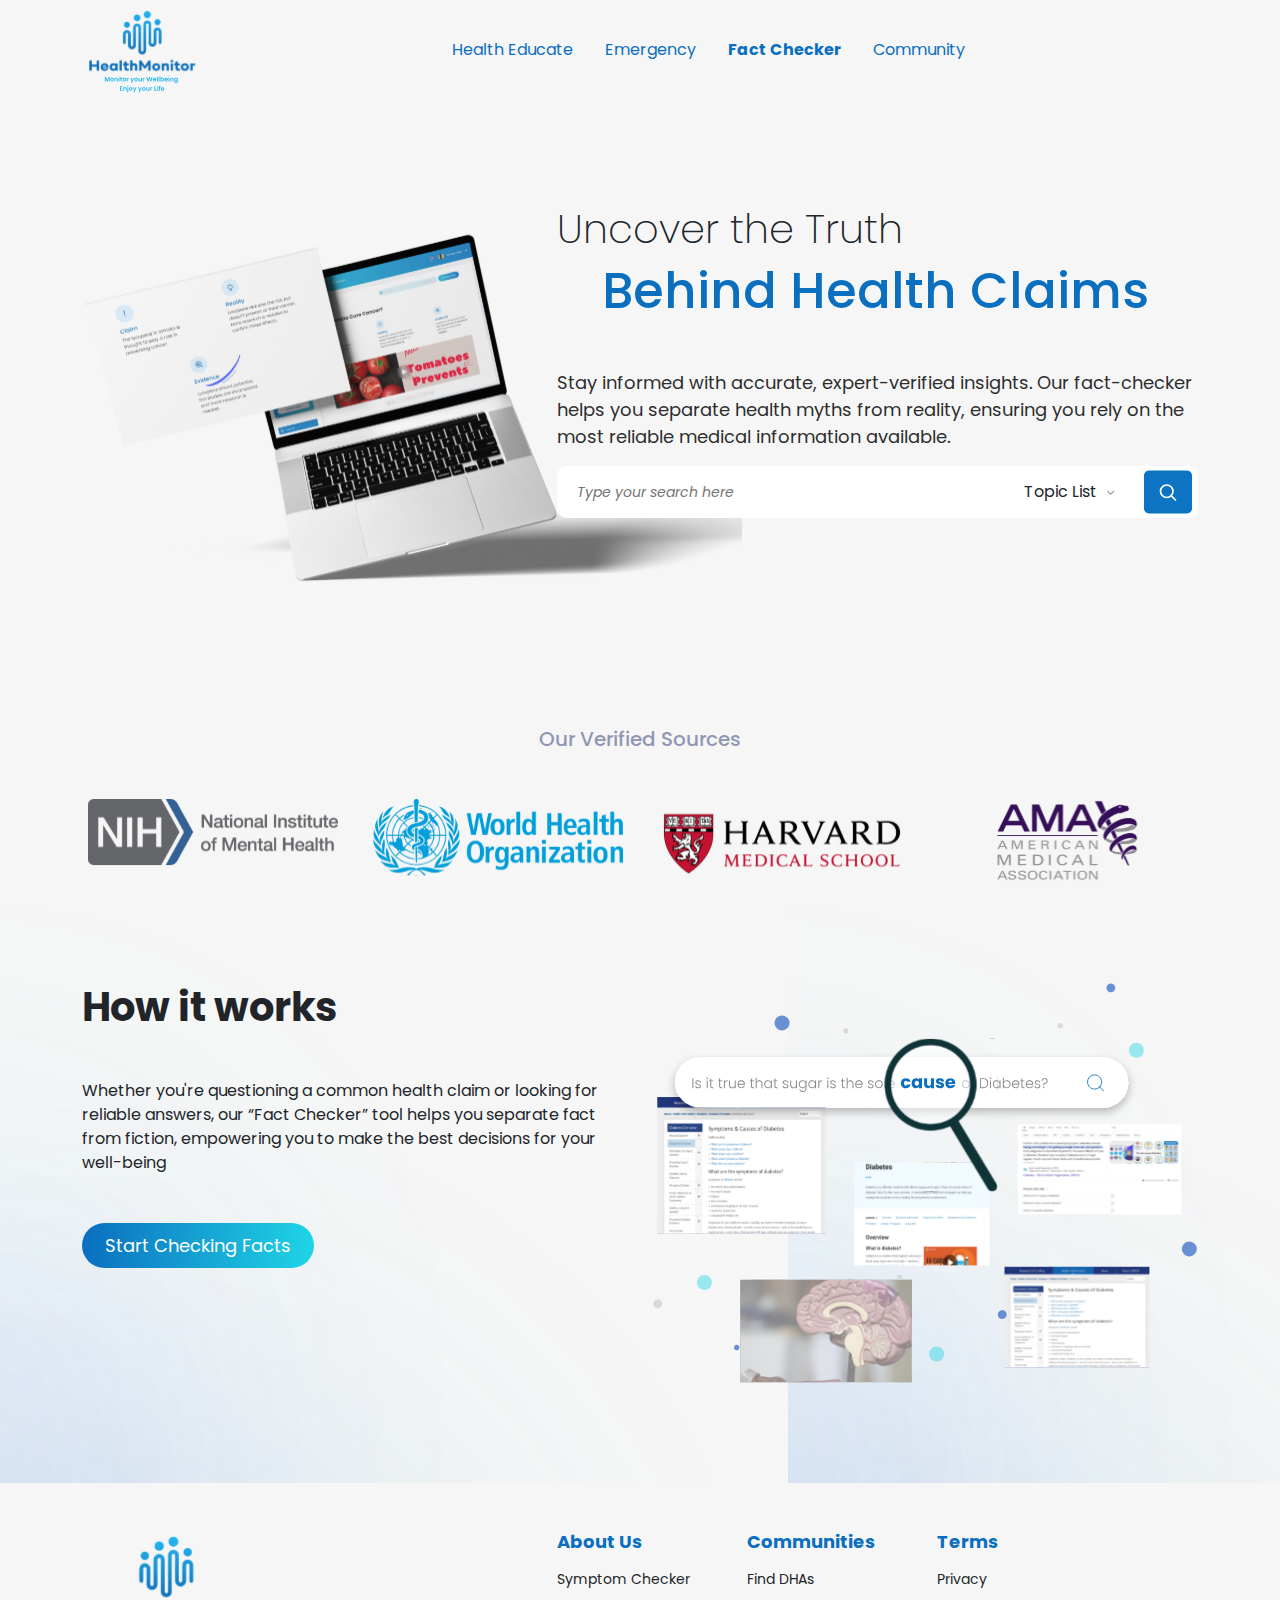
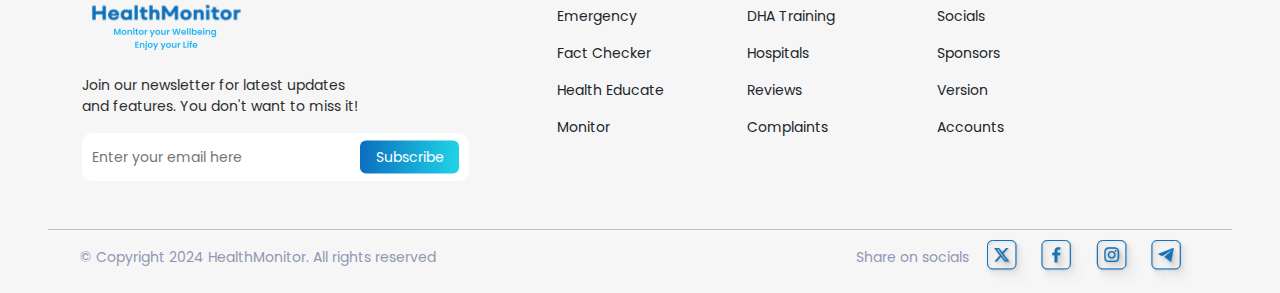
<file: fact-checker.html>
<!DOCTYPE html>
<html lang="en">

<head>
    <meta charset="UTF-8" />
    <meta name="viewport" content="width=device-width, initial-scale=1.0" />
    <title>Health Monitor</title>
    <link rel="shortcut icon" href="assets/icons/logo.svg" type="image/x-icon" />
    <link rel="stylesheet" href="css/swiper.css" />
    <link rel="stylesheet" href="css/bootstrap.min.css" />
    <!-- <link rel="stylesheet" href="css/style.css"> -->
    <link rel="stylesheet" href="css/responsive.css" />
    <link rel="stylesheet" href="css/fact-checker.css">
</head>

<body>
    <!-- Navbar Start -->
    <nav class="navbar navbar-expand-lg nav-container">
        <div class="container">
            <a class="navbar-brand" href="index.html"><img src="assets/icons/logo.svg" width="120" class="img-fluid"
                    alt="logo" /></a>
            <button class="navbar-toggler" type="button" data-bs-toggle="collapse"
                data-bs-target="#navbarSupportedContent" aria-controls="navbarSupportedContent" aria-expanded="false"
                aria-label="Toggle navigation">
                <span class="navbar-toggler-icon"></span>
            </button>
            <div class="collapse navbar-collapse" id="navbarSupportedContent">
                <ul
                    class="navbar-nav align-items-lg-center justify-content-lg-center flex-lg-grow-1 mb-2 mb-lg-0 mt-lg-0 mt-4">
                    <li class="nav-item">
                        <a class="nav-link mx-2 text-primary" href="health-educate.html">Health Educate</a>
                    </li>
                    <li class="nav-item">
                        <a class="nav-link mx-2 text-primary" href="emergency.html">Emergency</a>
                    </li>
                    <li class="nav-item">
                        <a class="nav-link mx-2 text-primary active" href="fact-checker.html">Fact Checker</a>
                    </li>
                    <li class="nav-item">
                        <a class="nav-link mx-2 text-primary" href="community.html">Community</a>
                    </li>
                </ul>
            </div>
        </div>
    </nav>
    <!-- Navbar End -->
    <!-- Fact checker start -->
    <section class="fact-section">
        <div class="container">
            <div class="row">
                <div class="col-xl-5">
                    <div class="fact-card">
                        <div class="fact-img text-center">
                            <img src="assets/images/Fact Checker img.svg" alt="img">
                        </div>
                    </div>
                </div>
                <div class="col-xl-7">
                    <div class="fact-card">
                        <div class="fact-content">
                            <h1 class="fact-heading">Uncover the Truth</h1>
                            <h1 class="second-heading fw-medium">Behind Health Claims</h1>
                            <p class="mt-5">Stay informed with accurate, expert-verified insights. Our fact-checker
                                helps you separate health myths from reality,
                                ensuring you rely on the most reliable medical information available.</p>
                            <div class="search-bar">
                                <input type="text" class="search-input" id="search-bar"
                                    placeholder="Type your search here">
                                    <a href="tomato.html"><button type="button" class="search-btn"><img
                                                src="assets/icons/search icon.svg" alt="img">
                                        </button></a>
                                <div class="dropdown">
                                    <button class="btn" type="button" data-bs-toggle="dropdown"
                                        aria-expanded="false">
                                        Topic List
                                        <img src="assets/icons/button down 2.svg" class="mx-1" alt="ICON">
                                    </button>
                                    <ul class="dropdown-menu px-2">
                                        <li><a href="" class="dropdown-item" id="dropdown-content">Tomato Cure
                                                Cancer</a>
                                        </li>
                                    </ul>
                                </div>
                            </div>
                        </div>
                    </div>
                </div>
            </div>
        </div>
    </section>
    <!-- Fact checker end -->
    <!-- Verified start -->
    <section class="verified-section">
        <div class="verified-heading text-center mb-5">
            <h5>Our Verified Sources</h5>
        </div>
        <div class="container">
            <div class="row row-gap-2">
                <div class="col-6 col-lg-3 col-md-6 text-center px-2">
                    <div class="verified-card">
                        <div class="verified-img">
                            <img src="assets/images/verified img 1.svg" alt="" class="img-fluid">
                        </div>
                    </div>
                </div>
                <div class="col-6 col-lg-3 col-md-6 text-center px-2">
                    <div class="verified-card">
                        <div class="verified-img">
                            <img src="assets/images/verified img 2.svg" alt="" class="img-fluid">
                        </div>
                    </div>
                </div>
                <div class="col-6 col-lg-3 col-md-6 text-center px-2">
                    <div class="verified-card">
                        <div class="verified-img">
                            <img src="assets/images/verified img 3.svg" alt="" class="img-fluid">
                        </div>
                    </div>
                </div>
                <div class="col-6 col-lg-3 col-md-6 text-center px-2">
                    <div class="verified-card">
                        <div class="verified-img">
                            <img src="assets/images/verified img 4.svg" alt="" class="img-fluid">
                        </div>
                    </div>
                </div>
            </div>
        </div>
    </section>
    <!-- Verified end -->
    <!-- How it works start -->
    <section class="how-it-works-section">
        <div class="container">
            <div class="row">
                <div class="col-lg-6">
                    <div class="how-it-works-card">
                        <div class="how-it-works-content">
                            <h1 class="fw-bold">How it works</h1>
                            <p class="my-5">Whether you're questioning a common health claim or looking for
                                reliable answers, our “Fact Checker” tool helps you separate fact
                                from fiction, empowering you to make the best decisions for your
                                well-being</p>
                            <a href="fact-checker.html" class="text-decoration-none"><button class="rounded-pill">Start
                                    Checking
                                    Facts</button></a>
                        </div>
                    </div>
                </div>
                <div class="col-lg-6">
                    <div class="how-it-works-card">
                        <div class="how-it-works-img">
                            <img src="assets/images/How it works img.svg" alt="" class="img-fluid">
                        </div>
                    </div>
                </div>
            </div>
        </div>
    </section>
    <!-- How it works end -->
    <!-- Footer start -->
    <footer class="footer-section">
        <div class="container">
            <div class="row row-gap-3">
                <div class="col-lg-5 col-md-6 text-md-start text-center">
                    <div class="footer-card">
                        <div class="footer-img">
                            <a href="">
                                <img src="assets/icons/logo.svg" alt="" class="img-fluid">
                            </a>
                        </div>
                        <div class="footer-content">
                            <p class="mt-4 mb-3">Join our newsletter for latest updates <br>
                                and features. You don't want to miss it!</p>
                            <div class="footer-subscribe position-relative w-100">
                                <input type="email" class="" placeholder="Enter your email here">
                                <button type="submit" class="btn">Subscribe</button>
                            </div>
                        </div>
                    </div>
                </div>
                <div class="col-lg-2 col-md-6 text-md-start text-center">
                    <ul class="navbar-nav">
                        <h5 class="fw-bold footer-heading text-primary">About Us</h5>
                        <li class="nav-item"><a href="fact-checker.html" class="nav-link">Symptom Checker</a></li>
                        <li class="nav-item"><a href="emergency.html" class="nav-link">Emergency</a></li>
                        <li class="nav-item"><a href="fact-checker.html" class="nav-link">Fact Checker</a></li>
                        <li class="nav-item"><a href="health-educate.html" class="nav-link">Health Educate</a></li>
                        <li class="nav-item"><a href="#" class="nav-link">Monitor</a></li>
                    </ul>
                </div>
                <div class="col-lg-2 col-md-6 text-md-start text-center">
                    <ul class="navbar-nav">
                        <h5 class="fw-bold footer-heading text-primary">Communities</h5>
                        <li class="nav-item"><a href="#" class="nav-link">Find DHAs</a></li>
                        <li class="nav-item"><a href="#" class="nav-link">DHA Training</a></li>
                        <li class="nav-item"><a href="#" class="nav-link">Hospitals</a></li>
                        <li class="nav-item"><a href="#" class="nav-link">Reviews</a></li>
                        <li class="nav-item"><a href="#" class="nav-link">Complaints</a></li>
                    </ul>
                </div>
                <div class="col-lg-2 col-md-6 text-md-start text-center">
                    <ul class="navbar-nav">
                        <h5 class="fw-bold footer-heading text-primary">Terms</h5>
                        <li class="nav-item"><a href="#" class="nav-link">Privacy</a></li>
                        <li class="nav-item"><a href="#" class="nav-link">Socials</a></li>
                        <li class="nav-item"><a href="#" class="nav-link">Sponsors</a></li>
                        <li class="nav-item"><a href="#" class="nav-link">Version</a></li>
                        <li class="nav-item"><a href="#" class="nav-link">Accounts</a></li>
                    </ul>
                </div>
            </div>
        </div>
        <hr class="mt-5 mb-2">
        <div class="copyright-section d-flex align-items-center">
            <p class="font-size">© Copyright 2024 HealthMonitor. All rights reserved</p>
            <p class="ms-md-auto me-3 font-size">Share on socials</p>
            <div class="social-media">
                <img src="assets/icons/X.svg" alt="img" class="">
                <img src="assets/icons/Facebook.svg" alt="img" class="">
                <img src="assets/icons/Instagram.svg" alt="img" class="">
                <img src="assets/icons/Telegram.svg" alt="img" class="">
            </div>
        </div>
    
    </footer>
    <!-- Footer end -->
    <!-- Javascript -->
    <script src="js/bootstrap.min.js"></script>
    <script src="js/swiper.js"></script>
    <script src="js/script.js"></script>
    <script src="js/dropdown.js"></script>
</body>

</html>
</file>
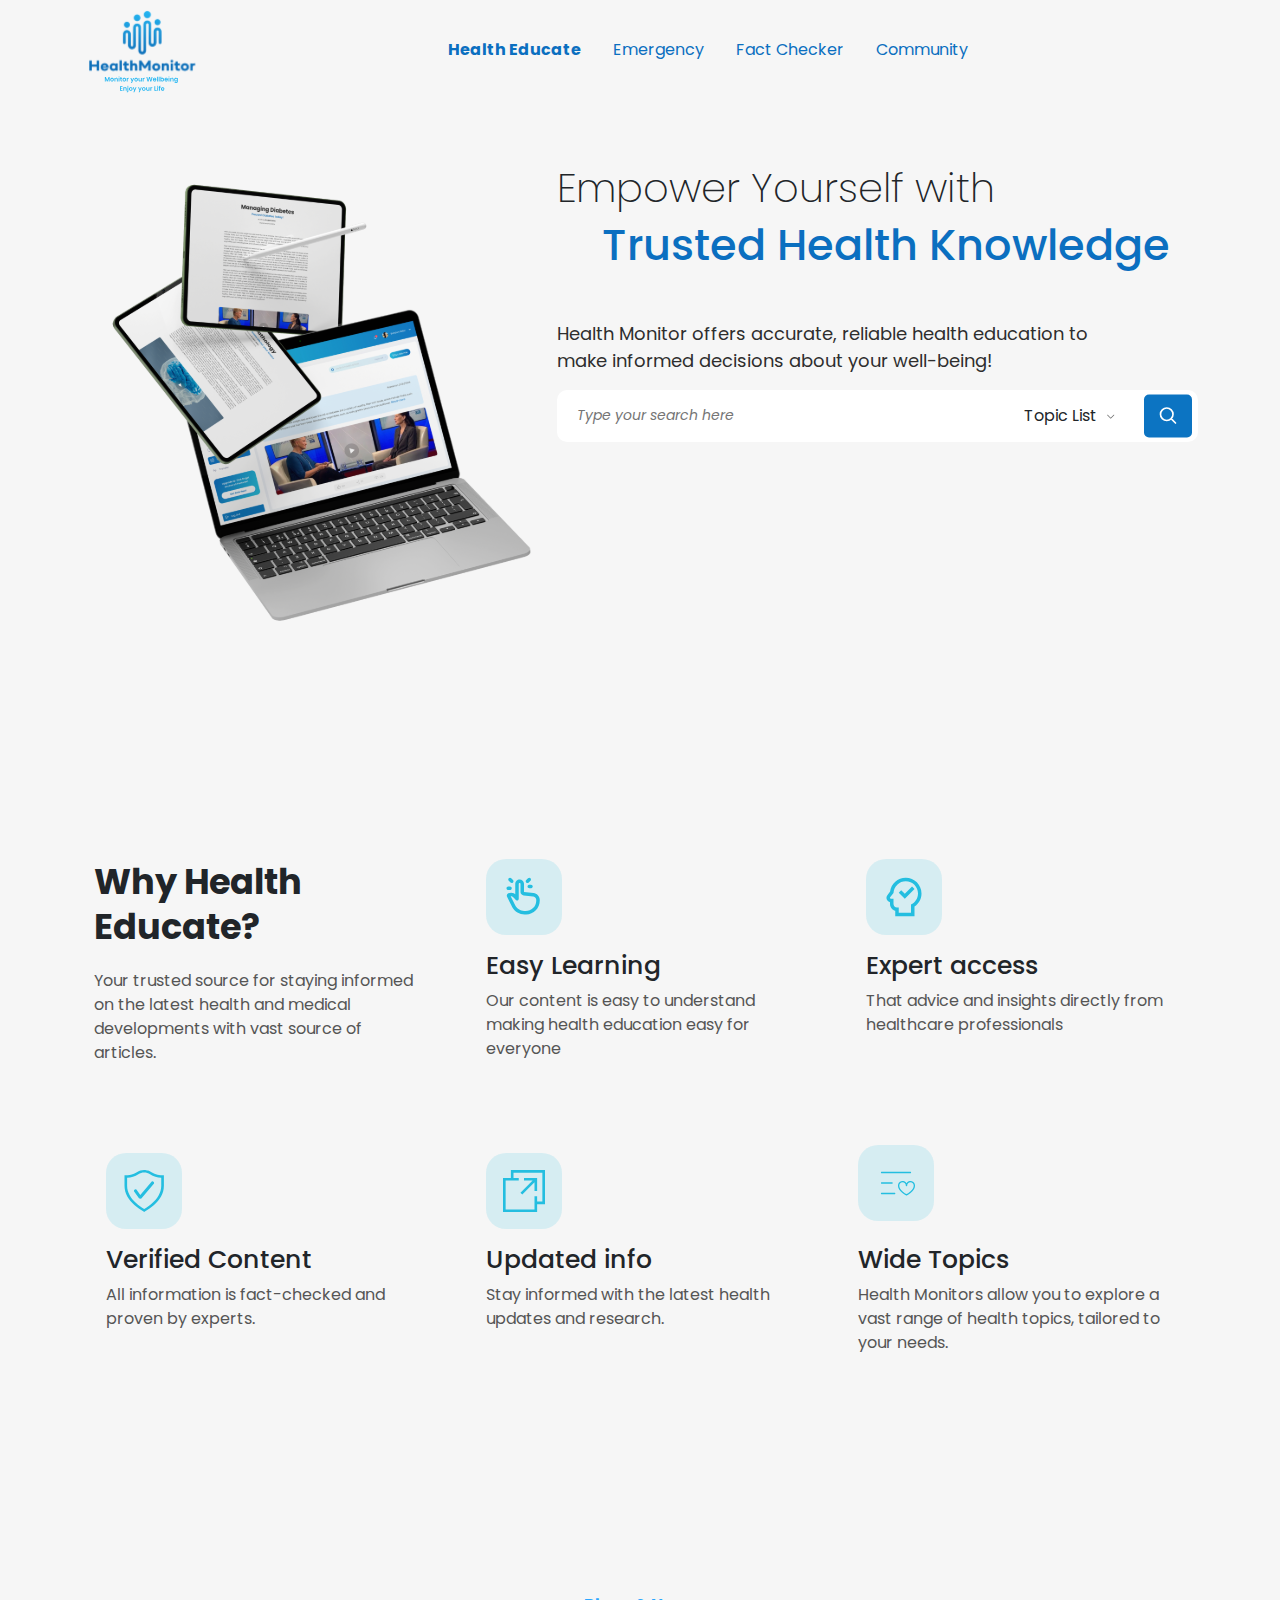
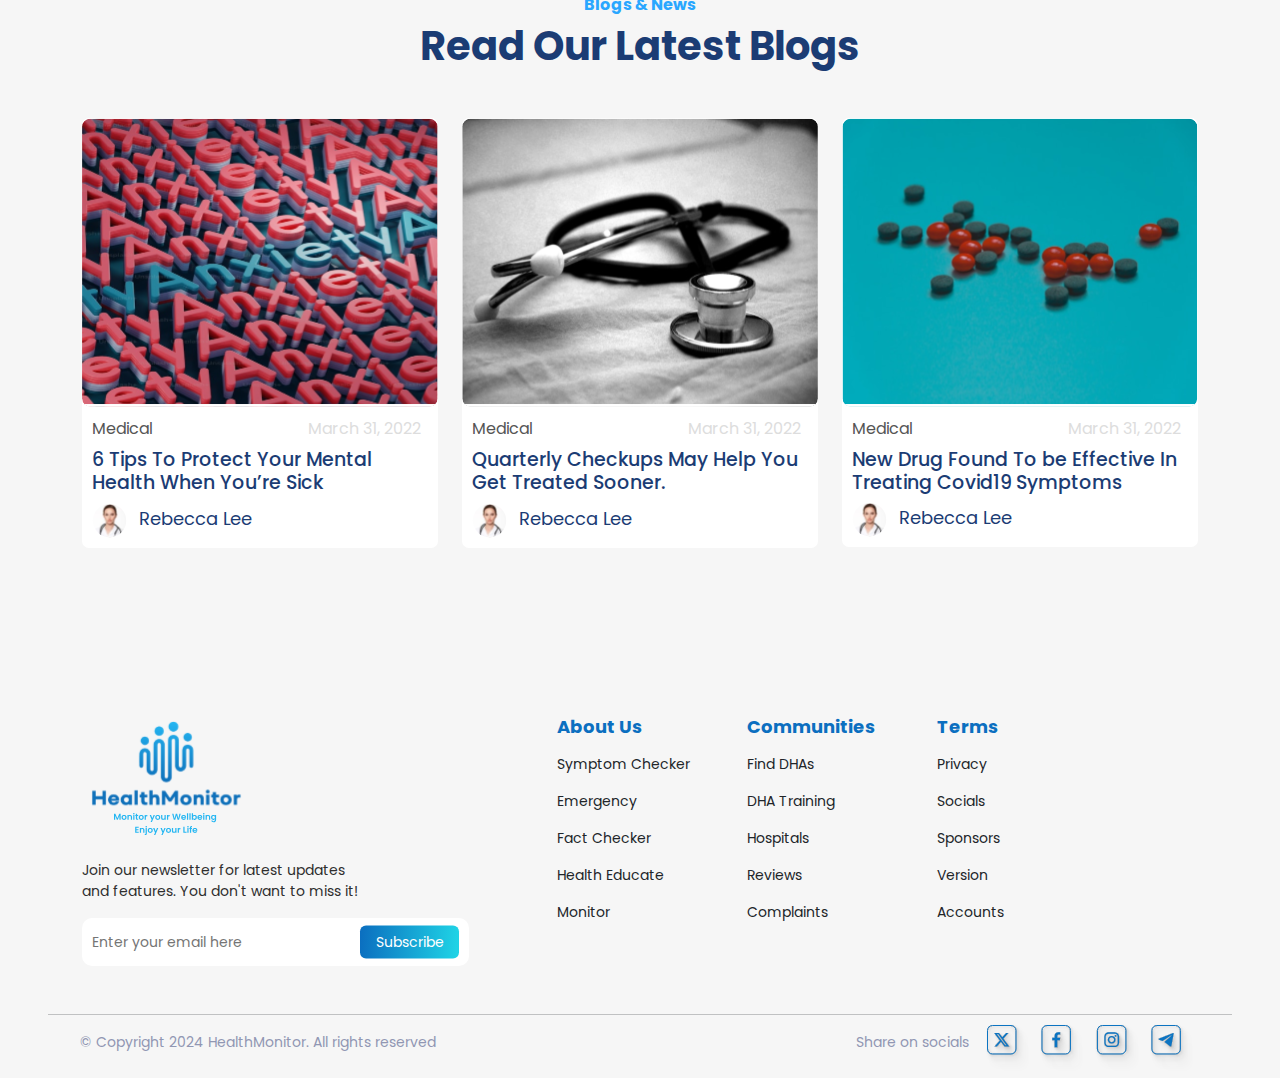
<file: health-educate.html>
<!DOCTYPE html>
<html lang="en">

<head>
    <meta charset="UTF-8" />
    <meta name="viewport" content="width=device-width, initial-scale=1.0" />
    <title>Health Monitor</title>
    <link rel="shortcut icon" href="assets/icons/logo.svg" type="image/x-icon" />
    <link rel="stylesheet" href="css/swiper.css" />
    <link rel="stylesheet" href="css/bootstrap.min.css" />
    <link rel="stylesheet" href="css/style.css">
    <link rel="stylesheet" href="css/health.css">
    <link rel="stylesheet" href="css/responsive.css" />
</head>

<body>
    <!-- Navbar Start -->
    <nav class="navbar navbar-expand-lg nav-container">
        <div class="container">
            <a class="navbar-brand" href="index.html"><img src="assets/icons/logo.svg" width="120" class="img-fluid"
                    alt="logo" /></a>
            <button class="navbar-toggler" type="button" data-bs-toggle="collapse"
                data-bs-target="#navbarSupportedContent" aria-controls="navbarSupportedContent" aria-expanded="false"
                aria-label="Toggle navigation">
                <span class="navbar-toggler-icon"></span>
            </button>
            <div class="collapse navbar-collapse" id="navbarSupportedContent">
                <ul
                    class="navbar-nav align-items-lg-center justify-content-lg-center flex-lg-grow-1 mb-2 mb-lg-0 mt-lg-0 mt-4">
                    <li class="nav-item">
                        <a class="nav-link mx-2 text-primary active" href="health-educate.html">Health Educate</a>
                    </li>
                    <li class="nav-item">
                        <a class="nav-link mx-2 text-primary" href="emergency.html">Emergency</a>
                    </li>
                    <li class="nav-item">
                        <a class="nav-link mx-2 text-primary" href="fact-checker.html">Fact Checker</a>
                    </li>
                    <li class="nav-item">
                        <a class="nav-link mx-2 text-primary" href="community.html">Community</a>
                    </li>
                </ul>
            </div>
        </div>
    </nav>
    <!-- Navbar End -->
    <!-- Health start -->
    <section class="health-section">
        <div class="container">
            <div class="row row-gap-4">
                <div class="col-lg-5">
                    <div class="health-card">
                        <div class="health-img">
                            <img src="assets/images/Health home img.svg" alt="">
                        </div>
                    </div>
                </div>
                <div class="col-lg-7">
                    <div class="health-card">
                        <div class="health-content">
                            <h1 class="health-heading">Empower Yourself with</h1>
                            <h1 class="second-heading fw-bold">Trusted Health Knowledge</h1>
                            <p class="mt-5">Health Monitor offers accurate, reliable health education to <br>make
                                informed decisions
                                about your well-being!</p>
                            <div class="search-bar">
                                <input type="text" class="search-input" id="search-bar"
                                    placeholder="Type your search here">
                                <a href="result-diabeties.html"><button type="button" class="search-btn"><img
                                            src="assets/icons/search icon.svg" alt="img">
                                    </button></a>
                                <div class="dropdown">
                                    <button class="btn" type="button" data-bs-toggle="dropdown"
                                        aria-expanded="false">
                                        Topic List
                                        <img src="assets/icons/button down 2.svg" class="mx-1" alt="ICON">
                                    </button>
                                    <ul class="dropdown-menu px-2">
                                        <li><a href="" class="dropdown-item" id="dropdown-content">Managing Diabetes</a>
                                        </li>
                                    </ul>
                                </div>
                            </div>
                        </div>
                    </div>
                </div>
            </div>
    </section>
    <!-- Health end -->
    <!-- Health educate start -->
    <section class="educate-container">
        <div class="container">
            <div class="row row-gap-4">
                <div class="col-lg-4 col-md-6 p-4 educate-text">
                    <h1 class="fw-bold">Why Health Educate?</h1>
                    <p>Your trusted source for staying informed on
                        the latest health and medical developments
                        with vast source of articles.</p>
                </div>
                <div class="col-lg-4 col-md-6">
                    <div class="educate-card p-4">
                        <div class="educate-img mb-3">
                            <img src="assets/icons/finger icon.svg" alt="monitor" />
                        </div>
                        <div class="services-content">
                            <h3>Easy Learning</h3>
                            <p>Our content is easy to understand making health education easy for everyone</p>
                        </div>
                    </div>
                </div>
                <div class="col-lg-4 col-md-6">
                    <div class="educate-card p-4">
                        <div class="educate-img mb-3">
                            <img src="assets/icons/head check icon.svg" alt="monitor" />
                        </div>
                        <div class="services-content">
                            <h3>Expert access</h3>
                            <p>That advice and insights directly from healthcare professionals</p>
                        </div>
                    </div>
                </div>
                <div class="col-lg-4 col-md-6">
                    <div class="educate-card p-4">
                        <div class="educate-img mb-3">
                            <img src="assets/icons/trusted icon.svg" alt="monitor" />
                        </div>
                        <div class="services-content">
                            <h3>Verified Content</h3>
                            <p>All information is fact-checked and proven by experts.</p>
                        </div>
                    </div>
                </div>
                <div class="col-lg-4 col-md-6">
                    <div class="educate-card p-4">
                        <div class="educate-img mb-3">
                            <img src="assets/icons/new tab icon.svg" alt="monitor" />
                        </div>
                        <div class="services-content">
                            <h3>Updated info</h3>
                            <p>Stay informed with the latest health updates
                                and research.</p>
                        </div>
                    </div>
                </div>
                <div class="col-lg-4 col-md-6">
                    <div class="educate-card p-3">
                        <div class="educate-img mb-4">
                            <img src="assets/icons/heart icon.svg" alt="monitor" />
                        </div>
                        <div class="services-content">
                            <h3>Wide Topics</h3>
                            <p>Health Monitors allow you to explore a vast
                                range of health topics, tailored to your needs.</p>
                        </div>
                    </div>
                </div>
            </div>
        </div>
    </section>
    <!-- Health educate end -->
    <!-- Blogs Start -->
    <section class="blog-section">
        <div class="container">
            <div class="blog-heading mb-5 text-center">
                <h6 class="fw-bold">Blogs & News</h6>
                <h1 class="fw-bold">Read Our Latest Blogs</h1>
            </div>
            <div class="row row-gap-5">
                <div class="col-12 col-md-6 col-lg-4">
                    <div class="blog-card m-auto">
                        <div class="blog-img">
                            <img src="assets/images/blog img 1.svg" class="img-fluid w-100" alt="blog img">
                        </div>
                        <div class="blog-content">
                            <div class="d-flex justify-content-between  blog-info">
                                <span>Medical</span>
                                <span>March 31, 2022</span>
                            </div>
                            <div class="my-2">
                                <h4>6 Tips To Protect Your Mental Health When You’re Sick</h4>
                            </div>
                            <div class="blog-user">
                                <img src="assets/images/blog user profile.svg" alt="user profile img">
                                <span class="mx-2">Rebecca Lee</span>
                            </div>
                        </div>
                    </div>
                </div>
                <div class="col-12 col-md-6 col-lg-4">
                    <div class="blog-card m-auto">
                        <div class="blog-img">
                            <img src="assets/images/blog img 2.svg" class="img-fluid" alt="blog img">
                        </div>
                        <div class="blog-content">
                            <div class="d-flex justify-content-between  blog-info">
                                <span>Medical</span>
                                <span>March 31, 2022</span>
                            </div>
                            <div class="my-2">
                                <h4>Quarterly Checkups May Help You
                                    Get Treated Sooner.</h4>
                            </div>
                            <div class="blog-user">
                                <img src="assets/images/blog user profile.svg" alt="user profile img">
                                <span class="mx-2">Rebecca Lee</span>
                            </div>
                        </div>
                    </div>
                </div>
                <div class="col-12 col-md-12  col-lg-4">
                    <div class="blog-card m-auto">
                        <div class="blog-img">
                            <img src="assets/images/blog img 3.svg" class="img-fluid" alt="blog img">
                        </div>
                        <div class="blog-content">
                            <div class="d-flex justify-content-between  blog-info">
                                <span>Medical</span>
                                <span>March 31, 2022</span>
                            </div>
                            <div class="my-2">
                                <h4>New Drug Found To be Effective In
                                    Treating Covid19 Symptoms</h4>
                            </div>
                            <div class="blog-user">
                                <img src="assets/images/blog user profile.svg" alt="user profile img">
                                <span class="mx-2">Rebecca Lee</span>
                            </div>
                        </div>
                    </div>
                </div>
            </div>
        </div>
    </section>
    <!-- Blogs End -->
    <!-- Footer start -->
    <footer class="footer-section">
        <div class="container">
            <div class="row row-gap-3">
                <div class="col-lg-5 col-md-6 text-md-start text-center">
                    <div class="footer-card">
                        <div class="footer-img">
                            <a href="">
                                <img src="assets/icons/logo.svg" alt="" class="img-fluid">
                            </a>
                        </div>
                        <div class="footer-content">
                            <p class="mt-4 mb-3">Join our newsletter for latest updates <br>
                                and features. You don't want to miss it!</p>
                            <div class="footer-subscribe position-relative w-100">
                                <input type="email" class="" placeholder="Enter your email here">
                                <button type="submit" class="btn">Subscribe</button>
                            </div>
                        </div>
                    </div>
                </div>
                <div class="col-lg-2 col-md-6 text-md-start text-center">
                    <ul class="navbar-nav">
                        <h5 class="fw-bold footer-heading text-primary">About Us</h5>
                        <li class="nav-item"><a href="fact-checker.html" class="nav-link">Symptom Checker</a></li>
                        <li class="nav-item"><a href="emergency.html" class="nav-link">Emergency</a></li>
                        <li class="nav-item"><a href="fact-checker.html" class="nav-link">Fact Checker</a></li>
                        <li class="nav-item"><a href="health-educate.html" class="nav-link">Health Educate</a></li>
                        <li class="nav-item"><a href="#" class="nav-link">Monitor</a></li>
                    </ul>
                </div>
                <div class="col-lg-2 col-md-6 text-md-start text-center">
                    <ul class="navbar-nav">
                        <h5 class="fw-bold footer-heading text-primary">Communities</h5>
                        <li class="nav-item"><a href="#" class="nav-link">Find DHAs</a></li>
                        <li class="nav-item"><a href="#" class="nav-link">DHA Training</a></li>
                        <li class="nav-item"><a href="#" class="nav-link">Hospitals</a></li>
                        <li class="nav-item"><a href="#" class="nav-link">Reviews</a></li>
                        <li class="nav-item"><a href="#" class="nav-link">Complaints</a></li>
                    </ul>
                </div>
                <div class="col-lg-2 col-md-6 text-md-start text-center">
                    <ul class="navbar-nav">
                        <h5 class="fw-bold footer-heading text-primary">Terms</h5>
                        <li class="nav-item"><a href="#" class="nav-link">Privacy</a></li>
                        <li class="nav-item"><a href="#" class="nav-link">Socials</a></li>
                        <li class="nav-item"><a href="#" class="nav-link">Sponsors</a></li>
                        <li class="nav-item"><a href="#" class="nav-link">Version</a></li>
                        <li class="nav-item"><a href="#" class="nav-link">Accounts</a></li>
                    </ul>
                </div>
            </div>
        </div>
        <hr class="mt-5 mb-2">
        <div class="copyright-section d-flex align-items-center">
            <p class="font-size">© Copyright 2024 HealthMonitor. All rights reserved</p>
            <p class="ms-md-auto me-3 font-size">Share on socials</p>
            <div class="social-media">
                <img src="assets/icons/X.svg" alt="img" class="">
                <img src="assets/icons/Facebook.svg" alt="img" class="">
                <img src="assets/icons/Instagram.svg" alt="img" class="">
                <img src="assets/icons/Telegram.svg" alt="img" class="">
            </div>
        </div>
    
    </footer>
    <!-- Footer end -->
    <!-- Javascript -->
    <script src="js/bootstrap.min.js"></script>
    <script src="js/swiper.js"></script>
    <script src="js/script.js"></script>
    <script src="js/dropdown.js"></script>
</body>

</html>
</file>
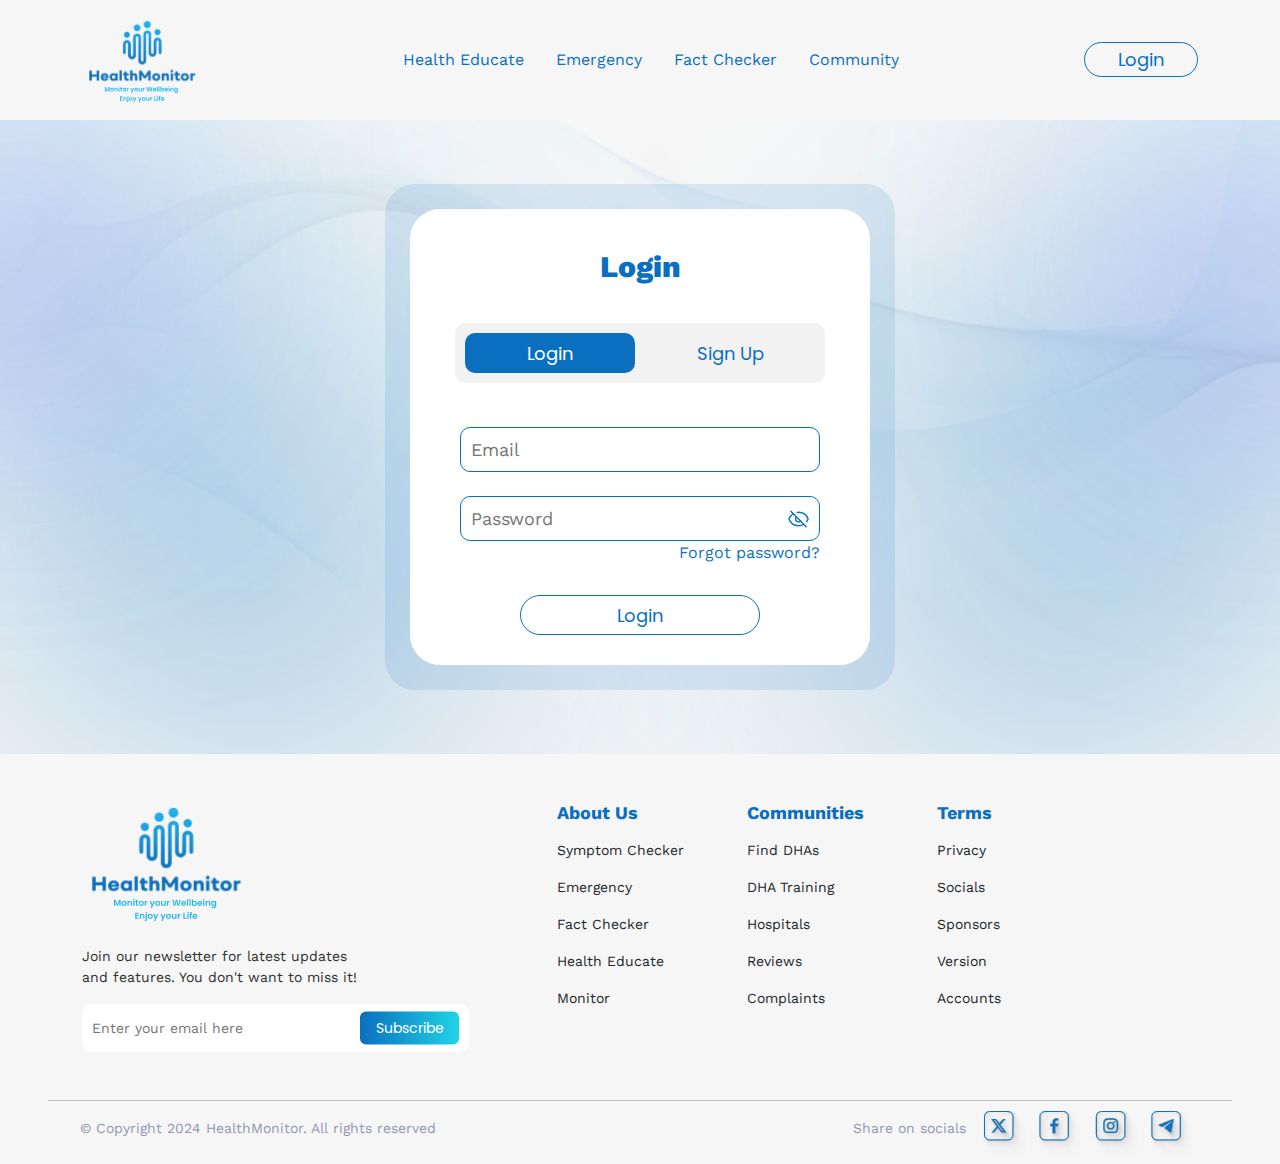
<file: login.html>
<!DOCTYPE html>
<html lang="en">

<head>
  <meta charset="UTF-8" />
  <meta name="viewport" content="width=device-width, initial-scale=1.0" />
  <title>Health Monitor</title>
  <link rel="shortcut icon" href="assets/icons/logo.svg" type="image/x-icon" />
  <link rel="stylesheet" href="css/bootstrap.min.css" />
  <link rel="stylesheet" href="css/style.css">
  <link rel="stylesheet" href="css/login.css" />
  <link rel="stylesheet" href="css/responsive.css">
</head>

<body>
  <!-- Navbar Start -->
  <nav class="navbar navbar-expand-lg">
    <div class="container">
      <a class="navbar-brand" href="/"><img src="assets/images/logo.svg" width="120" class="img-fluid" alt="logo" /></a>
      <button class="navbar-toggler" type="button" data-bs-toggle="collapse" data-bs-target="#navbarSupportedContent"
        aria-controls="navbarSupportedContent" aria-expanded="false" aria-label="Toggle navigation">
        <span class="navbar-toggler-icon"></span>
      </button>
      <div class="collapse navbar-collapse" id="navbarSupportedContent">
        <ul class="navbar-nav align-items-lg-center justify-content-lg-center flex-lg-grow-1 mb-2 mb-lg-0 mt-lg-0 mt-4">
          <li class="nav-item">
            <a class="nav-link mx-2 text-primary" href="health-educate.html">Health Educate</a>
          </li>
          <li class="nav-item">
            <a class="nav-link mx-2 text-primary" href="emergency.html">Emergency</a>
          </li>
          <li class="nav-item">
            <a class="nav-link mx-2 text-primary" href="fact-checker.html">Fact Checker</a>
          </li>
          <li class="nav-item">
            <a class="nav-link mx-2 text-primary" href="community.html">Community</a>
          </li>
        </ul>
        <div class="login-btn">
          <a href="login.html"><button class="btn primary-btn">Login</button></a>
        </div>
      </div>
    </div>
  </nav>
  <!-- Navbar End -->
  <!-- Login Start -->
  <section class="auth-section d-flex justify-content-center align-items-center">
    <div class="auth-border">
      <div class="auth-container d-flex flex-column align-items-center">
        <div class="login-heading" id="login-heading">
          <h3>Login</h3>
        </div>
        <div class="login-heading d-none" id="signup-heading">
          <h3>Sign Up</h3>
        </div>
        <div class="auth-buttons">
          <button id="login-btn" class="active-btn">Login</button>
          <button id="signup-btn" class="text-primary">Sign Up</button>
          <div class="btn-slider" id="btn-slider">
          </div>
        </div>
        <div class="foms-container">
          <!-- Login Form Start -->
          <form class="login-from" id="login-form">
            <div class="email my-4">
              <input type="email" placeholder="Email">
            </div>
            <div class="password mt-4 position-relative">
              <input type="password" placeholder="Password">
              <img src="assets/icons/show pass.svg" width="23px" class="text-primary position-absolute hide-pass"
                alt="">
            </div>
            <div class="forget-pass">
              <a href="" class="text-decoration-none forgot-password pt-1
                ">Forgot password?</a>
            </div>
            <div class="submit-button text-center">
              <button class="btn primary-btn m-auto">Login</button>
            </div>
          </form>
          <!-- Login Form End -->
          <!-- Sigup Form Start -->
          <form class="signup-from d-none" id="signup-form" onsubmit="event.preventDefault();">
            <div class="email my-2">
              <input type="email" placeholder="Email">
            </div>
            <div class="email my-2">
              <input type="email" placeholder="Confirm Email">
            </div>
            <div class="password my-2 position-relative">
              <input type="password" placeholder="Password">
              <img src="assets/icons/show pass.svg" width="23" class="position hide-pass" alt="">
            </div>
            <div class="password my-2 position-relative">
              <input type="password" placeholder="Confirm Password">
              <img src="assets/icons/show pass.svg" width="23" class="position-absolute hide-pass" alt="">
            </div>
            <div class="signup-button  text-center">
              <a href="register.html" class="btn primary-btn">Create an account</a>
            </div>
          </form>
          <!-- Sigup Form End -->
        </div>
      </div>
    </div>
  </section>
  <!-- Login End -->
    <!-- Footer start -->
    <footer class="footer-section">
      <div class="container">
        <div class="row row-gap-3">
          <div class="col-lg-5 col-md-6 text-md-start text-center">
            <div class="footer-card">
              <div class="footer-img">
                <a href="">
                  <img src="assets/icons/logo.svg" alt="" class="img-fluid">
                </a>
              </div>
              <div class="footer-content">
                <p class="mt-4 mb-3">Join our newsletter for latest updates <br>
                  and features. You don't want to miss it!</p>
                <div class="footer-subscribe position-relative w-100">
                  <input type="email" class="" placeholder="Enter your email here">
                  <button type="submit" class="btn">Subscribe</button>
                </div>
              </div>
            </div>
          </div>
          <div class="col-lg-2 col-md-6 text-md-start text-center">
            <ul class="navbar-nav">
              <h5 class="fw-bold footer-heading text-primary">About Us</h5>
              <li class="nav-item"><a href="fact-checker.html" class="nav-link">Symptom Checker</a></li>
              <li class="nav-item"><a href="emergency.html" class="nav-link">Emergency</a></li>
              <li class="nav-item"><a href="fact-checker.html" class="nav-link">Fact Checker</a></li>
              <li class="nav-item"><a href="health-educate.html" class="nav-link">Health Educate</a></li>
              <li class="nav-item"><a href="#" class="nav-link">Monitor</a></li>
            </ul>
          </div>
          <div class="col-lg-2 col-md-6 text-md-start text-center">
            <ul class="navbar-nav">
              <h5 class="fw-bold footer-heading text-primary">Communities</h5>
              <li class="nav-item"><a href="#" class="nav-link">Find DHAs</a></li>
              <li class="nav-item"><a href="#" class="nav-link">DHA Training</a></li>
              <li class="nav-item"><a href="#" class="nav-link">Hospitals</a></li>
              <li class="nav-item"><a href="#" class="nav-link">Reviews</a></li>
              <li class="nav-item"><a href="#" class="nav-link">Complaints</a></li>
            </ul>
          </div>
          <div class="col-lg-2 col-md-6 text-md-start text-center">
            <ul class="navbar-nav">
              <h5 class="fw-bold footer-heading text-primary">Terms</h5>
              <li class="nav-item"><a href="#" class="nav-link">Privacy</a></li>
              <li class="nav-item"><a href="#" class="nav-link">Socials</a></li>
              <li class="nav-item"><a href="#" class="nav-link">Sponsors</a></li>
              <li class="nav-item"><a href="#" class="nav-link">Version</a></li>
              <li class="nav-item"><a href="#" class="nav-link">Accounts</a></li>
            </ul>
          </div>
        </div>
      </div>
      <hr class="mt-5 mb-2">
      <div class="copyright-section d-flex align-items-center">
        <p class="font-size">© Copyright 2024 HealthMonitor. All rights reserved</p>
        <p class="ms-md-auto me-3 font-size">Share on socials</p>
        <div class="social-media">
          <img src="assets/icons/X.svg" alt="img" class="">
          <img src="assets/icons/Facebook.svg" alt="img" class="">
          <img src="assets/icons/Instagram.svg" alt="img" class="">
          <img src="assets/icons/Telegram.svg" alt="img" class="">
        </div>
      </div>
    
    </footer>
    <!-- Footer end -->
  <script src="js/auth.js"></script>
  <script src="js/bootstrap.min.js"></script>
</body>

</html>
</file>
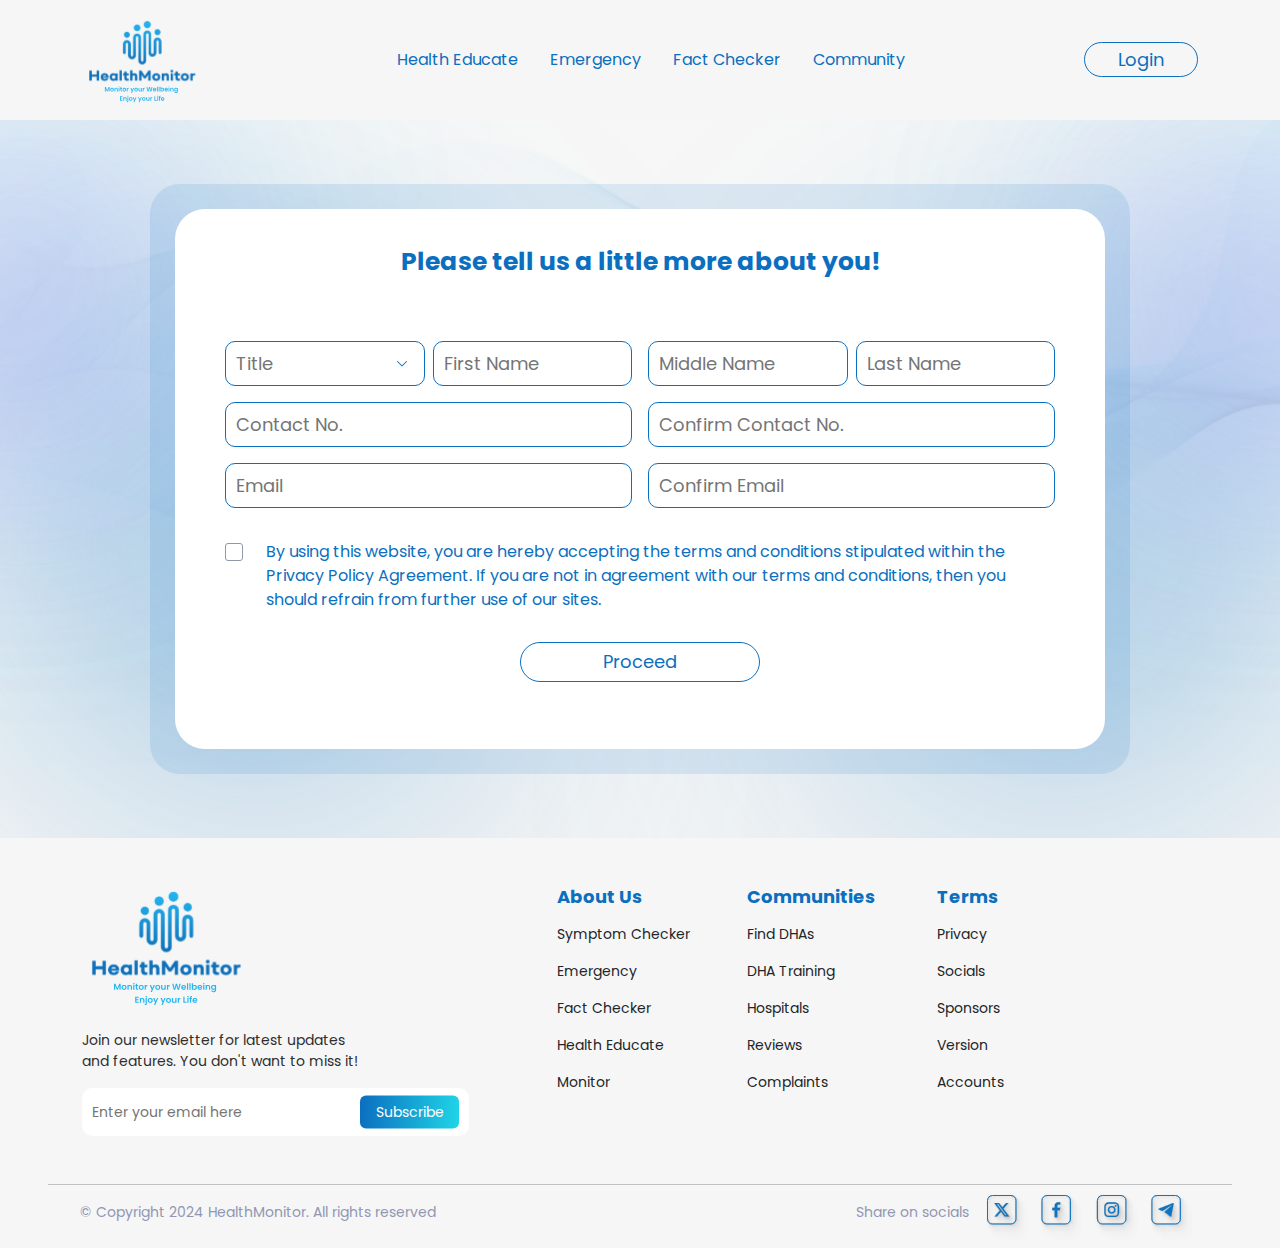
<file: register.html>
<!DOCTYPE html>
<html lang="en">

<head>
    <meta charset="UTF-8">
    <meta name="viewport" content="width=device-width, initial-scale=1.0">
    <title>Register</title>
    <link rel="shortcut icon" href="assets/icons/logo.svg" type="image/x-icon" />
    <link rel="stylesheet" href="css/swiper.css" />
    <link rel="stylesheet" href="css/bootstrap.min.css" />
    <link rel="stylesheet" href="css/style.css">
    <link rel="stylesheet" href="css/register.css">
    <link rel="stylesheet" href="css/responsive.css" />
</head>

<body>
    <!-- Navbar Start -->
    <nav class="navbar navbar-expand-lg">
        <div class="container">
            <a class="navbar-brand" href="/"><img src="assets/images/logo.svg" width="120" class="img-fluid"
                    alt="logo" /></a>
            <button class="navbar-toggler" type="button" data-bs-toggle="collapse"
                data-bs-target="#navbarSupportedContent" aria-controls="navbarSupportedContent" aria-expanded="false"
                aria-label="Toggle navigation">
                <span class="navbar-toggler-icon"></span>
            </button>
            <div class="collapse navbar-collapse" id="navbarSupportedContent">
                <ul
                    class="navbar-nav align-items-lg-center justify-content-lg-center flex-lg-grow-1 mb-2 mb-lg-0 mt-lg-0 mt-4">
                    <li class="nav-item">
                        <a class="nav-link mx-2 text-primary" href="health-educate.html">Health Educate</a>
                    </li>
                    <li class="nav-item">
                        <a class="nav-link mx-2 text-primary" href="emergency.html">Emergency</a>
                    </li>
                    <li class="nav-item">
                        <a class="nav-link mx-2 text-primary" href="fact-checker.html">Fact Checker</a>
                    </li>
                    <li class="nav-item">
                        <a class="nav-link mx-2 text-primary" href="community.html">Community</a>
                    </li>
                </ul>
                <div class="login-btn">
                    <a href="login.html"><button class="btn primary-btn">Login</button></a>
                </div>
            </div>
        </div>
    </nav>
    <!-- Navbar End -->
    <!-- Register Start -->
    <section class="auth-section d-flex justify-content-center">
        <div class="auth-border">
            <div class="auth-container d-flex flex-column align-items-center">
                <div class="register-form-heading">
                    <h5>Please tell us a little more about you!</h5>
                </div>
                <div class="foms-container">
                    <form class="register-from" id="register-form">
                        <div class="d-flex flex-column flex-lg-row justify-content-center register-info gap-0 gap-lg-3">
                            <div class="my-3 w-100">
                                <div class="d-flex gap-2 w-100">
                                    <div class="title w-100 position-relative">
                                        <input type="text" placeholder="Title" id="title" required>
                                        <div class="dropdown title-dropdown">
                                            <button class="btn btn-secondary  dropdown-toggle-btn" role="button" id="dropdownMenuLink" data-bs-toggle="dropdown"
                                                aria-expanded="false">
                                                <img src="assets/icons/button down.svg" alt="ICON">
                                            </button>
                                        
                                            <ul class="dropdown-menu" aria-labelledby="dropdownMenuLink">
                                                <li class="dropdown-item">Mr</li>
                                                <li class="dropdown-item">Mrs</li>
                                                <li class="dropdown-item">Miss</li>
                                                <li class="dropdown-item">Rec</li>
                                                <li class="dropdown-item">Mr</li>
                                                <li class="dropdown-item">Pst</li>
                                                <li class="dropdown-item">Mlm</li>
                                                <li class="dropdown-item">Dr</li>
                                            </ul>
                                        </div>
                                    </div>
                                    <div class="name w-100">
                                        <input type="text" placeholder="First Name" required>
                                    </div>
                                </div>
                                <div class="my-3">
                                    <input type="text" placeholder="Contact No." required>
                                </div>
                                <div class="my-3">
                                    <input type="email" placeholder="Email" required>
                                </div>
                            </div>
                            <div class="w-100">
                                <div class="d-flex gap-2 w-100">
                                    <div class="mt-3 w-100">
                                        <input type="text" placeholder="Middle Name" required>
                                    </div>
                                    <div class="mt-3 w-100">
                                        <input type="text" placeholder="Last Name" required>
                                    </div>
                                </div>
                                <div class="mt-3">
                                    <input type="text" placeholder="Confirm Contact No." required>
                                </div>
                                <div class="mt-3">
                                    <input type="email" placeholder="Confirm Email" required>
                                </div>
                            </div>
                        </div>
                        <div class="mt-4 mt-lg-0">
                            <div class="terms-condition d-flex align-items-start gap-2">
                            <div class="checkbox-wrapper-46">
                            <input type="checkbox" id="cbx-46" class="inp-cbx" required/>
                            <label for="cbx-46" class="cbx"><span>
                                    <svg viewBox="0 0 12 10" height="10px" width="12px">
                                        <polyline points="1.5 6 4.5 9 10.5 1"></polyline>
                                    </svg></span>
                            </label>
                            </div>

                                <p>By using this website, you are hereby accepting the terms and conditions stipulated
                                    within the Privacy Policy Agreement.
                                    If you are not in agreement with our terms and conditions, then you should refrain
                                    from further use of our sites.</p>
                            </div>
                            <div class="proceed-btn text-center">
                                <button class="btn primary-btn" type="submit" id="proceed-btn">Proceed</button>
                            </div>
                        </div>
                    </form>
                </div>
            </div>
        </div>
        </div>
    </section>
    <!-- Register End -->
    <!-- Footer start -->
    <footer class="footer-section">
        <div class="container">
            <div class="row row-gap-3">
                <div class="col-lg-5 col-md-6 text-md-start text-center">
                    <div class="footer-card">
                        <div class="footer-img">
                            <a href="">
                                <img src="assets/icons/logo.svg" alt="" class="img-fluid">
                            </a>
                        </div>
                        <div class="footer-content">
                            <p class="mt-4 mb-3">Join our newsletter for latest updates <br>
                                and features. You don't want to miss it!</p>
                            <div class="footer-subscribe position-relative w-100">
                                <input type="email" class="" placeholder="Enter your email here">
                                <button type="submit" class="btn">Subscribe</button>
                            </div>
                        </div>
                    </div>
                </div>
                <div class="col-lg-2 col-md-6 text-md-start text-center">
                    <ul class="navbar-nav">
                        <h5 class="fw-bold footer-heading text-primary">About Us</h5>
                        <li class="nav-item"><a href="fact-checker.html" class="nav-link">Symptom Checker</a></li>
                        <li class="nav-item"><a href="emergency.html" class="nav-link">Emergency</a></li>
                        <li class="nav-item"><a href="fact-checker.html" class="nav-link">Fact Checker</a></li>
                        <li class="nav-item"><a href="health-educate.html" class="nav-link">Health Educate</a></li>
                        <li class="nav-item"><a href="#" class="nav-link">Monitor</a></li>
                    </ul>
                </div>
                <div class="col-lg-2 col-md-6 text-md-start text-center">
                    <ul class="navbar-nav">
                        <h5 class="fw-bold footer-heading text-primary">Communities</h5>
                        <li class="nav-item"><a href="#" class="nav-link">Find DHAs</a></li>
                        <li class="nav-item"><a href="#" class="nav-link">DHA Training</a></li>
                        <li class="nav-item"><a href="#" class="nav-link">Hospitals</a></li>
                        <li class="nav-item"><a href="#" class="nav-link">Reviews</a></li>
                        <li class="nav-item"><a href="#" class="nav-link">Complaints</a></li>
                    </ul>
                </div>
                <div class="col-lg-2 col-md-6 text-md-start text-center">
                    <ul class="navbar-nav">
                        <h5 class="fw-bold footer-heading text-primary">Terms</h5>
                        <li class="nav-item"><a href="#" class="nav-link">Privacy</a></li>
                        <li class="nav-item"><a href="#" class="nav-link">Socials</a></li>
                        <li class="nav-item"><a href="#" class="nav-link">Sponsors</a></li>
                        <li class="nav-item"><a href="#" class="nav-link">Version</a></li>
                        <li class="nav-item"><a href="#" class="nav-link">Accounts</a></li>
                    </ul>
                </div>
            </div>
        </div>
        <hr class="mt-5 mb-2">
        <div class="copyright-section d-flex align-items-center">
            <p class="font-size">© Copyright 2024 HealthMonitor. All rights reserved</p>
            <p class="ms-md-auto me-3 font-size">Share on socials</p>
            <div class="social-media">
                <img src="assets/icons/X.svg" alt="img">
                <img src="assets/icons/Facebook.svg" alt="img">
                <img src="assets/icons/Instagram.svg" alt="img">
                <img src="assets/icons/Telegram.svg" alt="img">
            </div>
        </div>
    
    </footer>
    <!-- Footer end -->
        <!-- Popup start -->
        <div class="success-popup d-none" id="popup">
            <div class="popup-box bg-white text-center position-relative ">
                <h5 class="text-primary">Thankyou!</h5>
                <p>An email has been sent to your account with the
                link to your new dashboard!</p>
                <div class="close-btn">
                    <button class="btn" type="submit" id="close-btn"><img src="assets/icons/close.svg" alt="close"></button>
                </div>
            </div>
        </div>
        <!-- Popup end -->
    <script src="js/bootstrap.min.js"></script>
    <script src="js/register.js"></script>
</body>

</html>
</file>
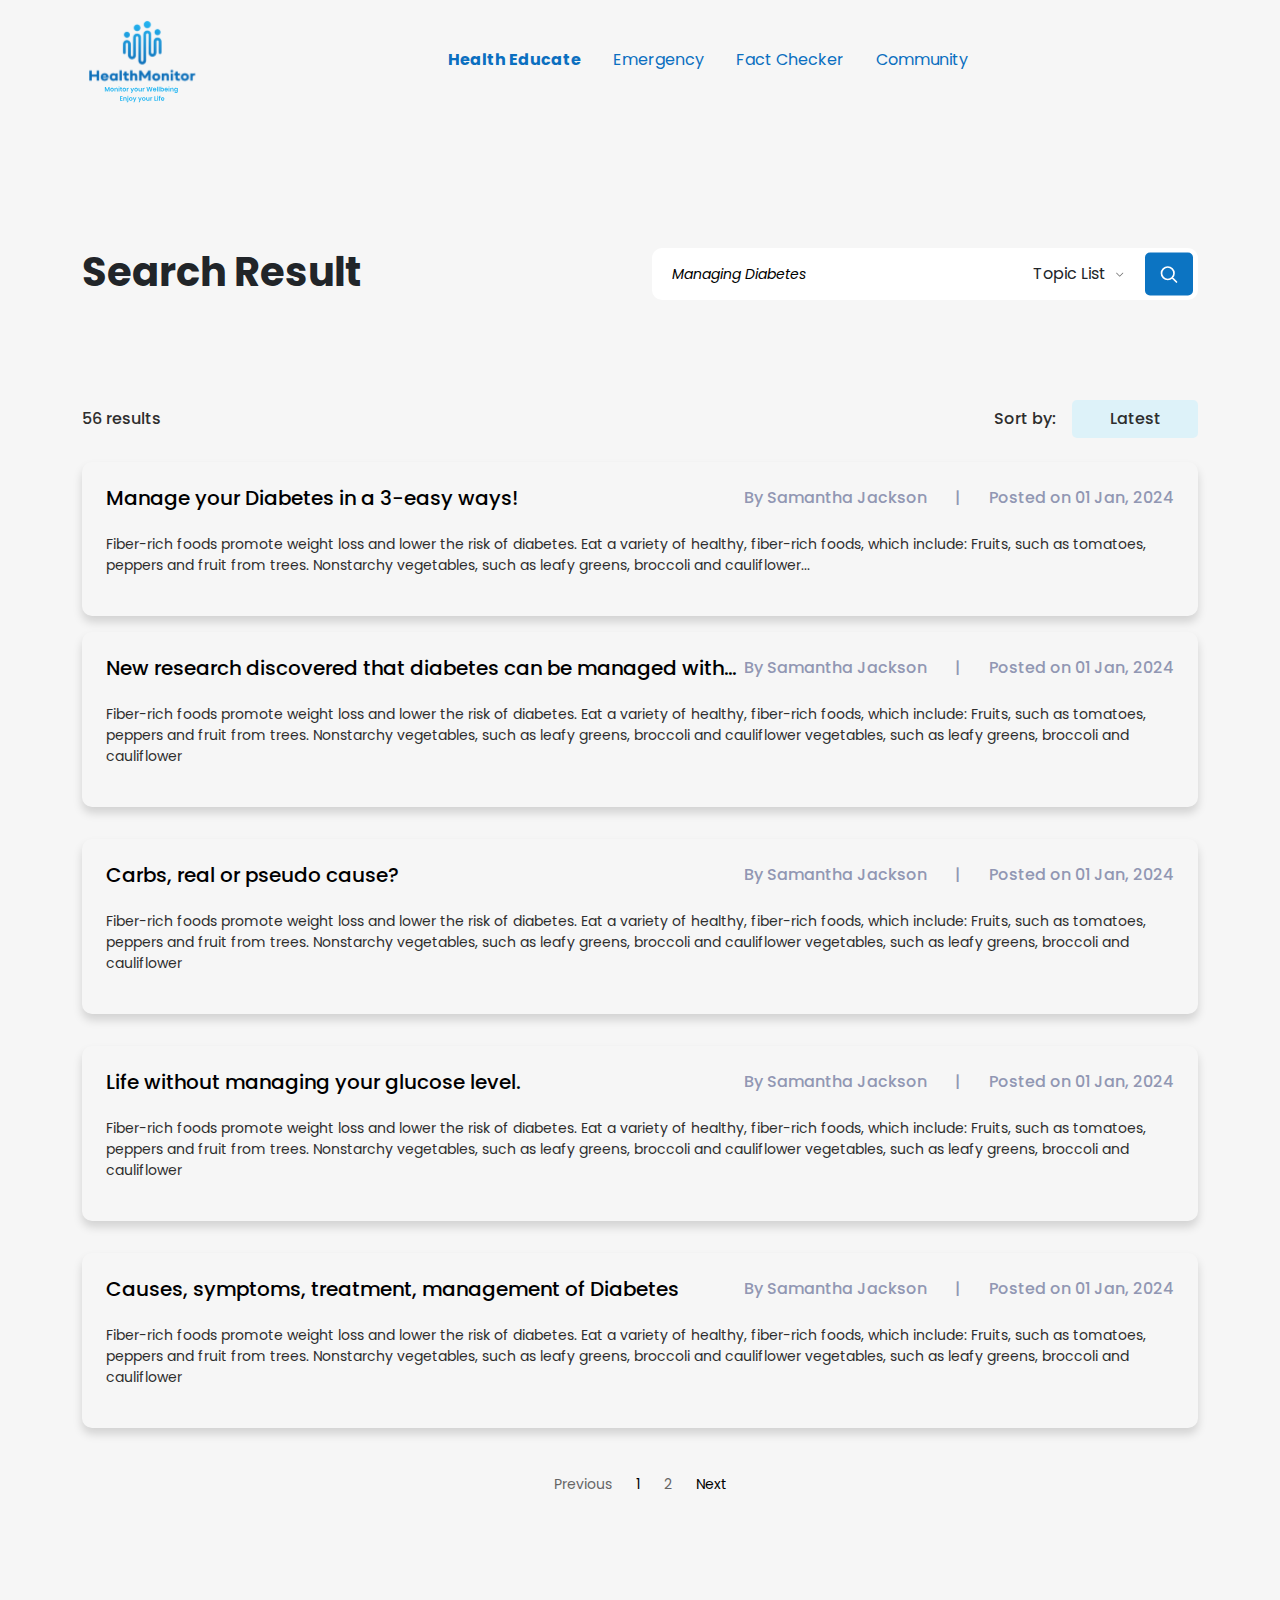
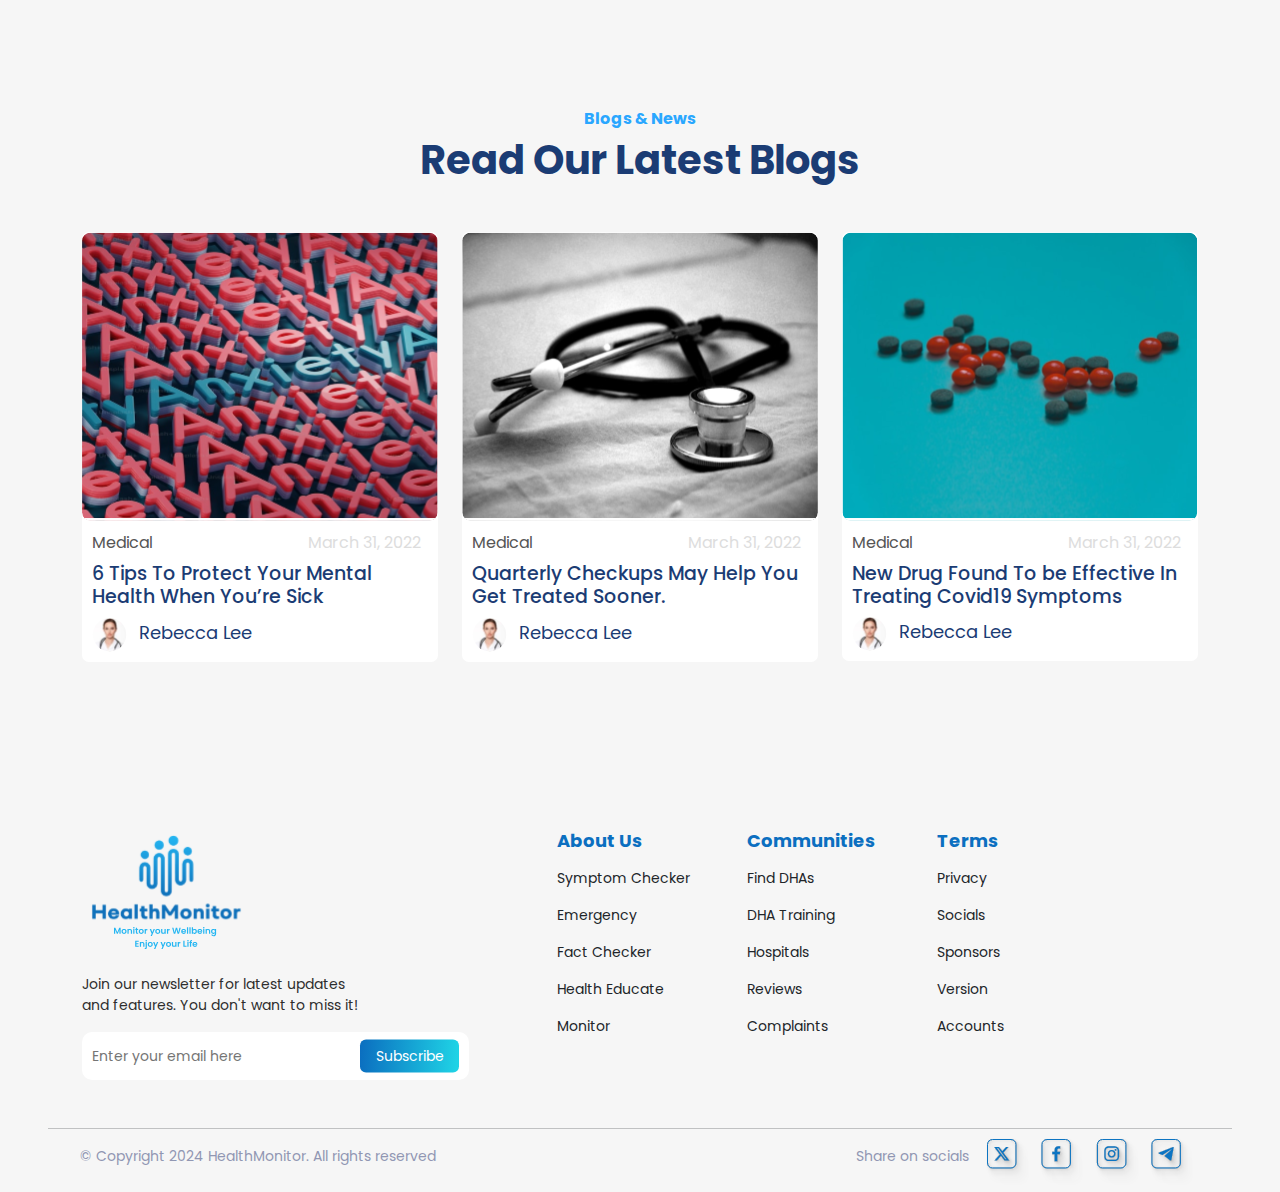
<file: result-diabeties.html>
<!DOCTYPE html>
<html lang="en">

<head>
    <meta charset="UTF-8" />
    <meta name="viewport" content="width=device-width, initial-scale=1.0" />
    <title>Health Monitor</title>
    <link rel="shortcut icon" href="assets/icons/logo.svg" type="image/x-icon" />
    <link rel="stylesheet" href="css/swiper.css" />
    <link rel="stylesheet" href="css/bootstrap.min.css" />
    <link rel="stylesheet" href="css/style.css">
    <link rel="stylesheet" href="css/responsive.css" />
    <link rel="stylesheet" href="css/diabetes.css">
</head>

<body>
    <!-- Navbar Start -->
    <nav class="navbar navbar-expand-lg nav-container">
        <div class="container">
            <a class="navbar-brand" href="index.html"><img src="assets/icons/logo.svg" width="120" class="img-fluid"
                    alt="logo" /></a>
            <button class="navbar-toggler" type="button" data-bs-toggle="collapse"
                data-bs-target="#navbarSupportedContent" aria-controls="navbarSupportedContent" aria-expanded="false"
                aria-label="Toggle navigation">
                <span class="navbar-toggler-icon"></span>
            </button>
            <div class="collapse navbar-collapse" id="navbarSupportedContent">
                <ul
                    class="navbar-nav align-items-lg-center justify-content-lg-center flex-lg-grow-1 mb-2 mb-lg-0 mt-lg-0 mt-4">
                    <li class="nav-item">
                        <a class="nav-link mx-2 text-primary active" href="health-educate.html">Health Educate</a>
                    </li>
                    <li class="nav-item">
                        <a class="nav-link mx-2 text-primary" href="emergency.html">Emergency</a>
                    </li>
                    <li class="nav-item">
                        <a class="nav-link mx-2 text-primary" href="fact-checker.html">Fact Checker</a>
                    </li>
                    <li class="nav-item">
                        <a class="nav-link mx-2 text-primary" href="community.html">Community</a>
                    </li>
                </ul>
            </div>
        </div>
    </nav>
    <!-- Navbar End -->
    <!-- Search start -->
    <section class="search-section">
        <div class="container">
            <div class="row">
                <div class="col-lg-6">
                    <div class="search-card">
                        <div class="search-content">
                            <h1 class="fw-bold">Search Result</h1>
                        </div>
                    </div>
                </div>
                <div class="col-lg-6">
                    <div class="search-bar">
                        <input type="text" class="search-input" id="search-bar" placeholder="Type your search here"
                            value="Managing Diabetes">
                        <a href="result-diabeties.html"><button type="button" class="search-btn"><img
                                    src="assets/icons/search icon.svg" alt="img">
                            </button></a>
                        <div class="dropdown">
                            <button class="btn" type="button" data-bs-toggle="dropdown"
                                aria-expanded="false">
                                Topic List
                                        <img src="assets/icons/button down 2.svg" class="mx-1" alt="ICON">

                            </button>
                            <ul class="dropdown-menu px-2">
                                <li><a href="" class="dropdown-item" id="dropdown-content">Managing Diabetes</a>
                                </li>
                            </ul>
                        </div>
                    </div>
                </div>
            </div>
            <div class="result-show d-flex align-items-center">
                <h6 class="me-auto">56 results</h6>
                <h6>Sort by: </h6>
                <h6 class="sort-span ms-3">Latest</h6>
            </div>
            <div class="result-content d-lg-block d-none">
                <div class="row">
                    <div class="col-lg-12 mt-3">
                        <div class="result-card p-4">
                            <div class="result-heading d-flex align-items-center">
                                <h5 class="fw-medium"><a href="wikipedia-diabetes.html"
                                        class="text-decoration-none text-black">Manage your Diabetes in a 3-easy
                                        ways!</a></h5>
                                <h6 class="ms-auto">By Samantha Jackson <span class="mx-0 mx-md-4">|</span> Posted on 01 Jan, 2024</h6>
                            </div>
                            <div class="result-content mt-3">
                                <p class="result-paragraph" id="result-paragraph">Fiber-rich foods promote weight loss
                                    and lower the risk of diabetes. Eat a variety of healthy, fiber-rich foods, which
                                    include: Fruits, such as tomatoes, peppers and fruit from trees. Nonstarchy
                                    vegetables, such as leafy greens, broccoli and cauliflower vegetables, such as leafy
                                    greens, broccoli and cauliflower</p>
                            </div>
                        </div>
                    </div>
                    <div class="col-lg-12 my-3">
                        <div class="result-card p-4">
                            <div class="result-heading d-flex align-items-center">
                                <h5 class="fw-medium"><a href="wikipedia-diabetes.html"
                                        class="text-decoration-none text-black">New research discovered that diabetes
                                        can be managed with...</a></h5>
                                <h6 class="ms-auto">By Samantha Jackson <span class="mx-0 mx-md-4">|</span> Posted on 01 Jan, 2024</h6>
                            </div>
                            <div class="result-content mt-3">
                                <p class="result-paragraph" id="result-paragraph">Fiber-rich foods promote weight loss
                                    and lower the risk of diabetes. Eat a variety of healthy, fiber-rich foods, which
                                    include: Fruits, such as tomatoes, peppers and fruit from trees. Nonstarchy
                                    vegetables, such as leafy greens, broccoli and cauliflower vegetables, such as leafy
                                    greens, broccoli and cauliflower</p>
                            </div>
                        </div>
                    </div>
                    <div class="col-lg-12 my-3">
                        <div class="result-card p-4">
                            <div class="result-heading d-flex align-items-center">
                                <h5 class="fw-medium"><a href="wikipedia-diabetes.html"
                                        class="text-decoration-none text-black">Carbs, real or pseudo cause?</a></h5>
                                <h6 class="ms-auto">By Samantha Jackson <span class="mx-0 mx-md-4">|</span> Posted on 01 Jan, 2024</h6>
                            </div>
                            <div class="result-content mt-3">
                                <p class="result-paragraph" id="result-paragraph">Fiber-rich foods promote weight loss
                                    and lower the risk of diabetes. Eat a variety of healthy, fiber-rich foods, which
                                    include: Fruits, such as tomatoes, peppers and fruit from trees. Nonstarchy
                                    vegetables, such as leafy greens, broccoli and cauliflower vegetables, such as leafy
                                    greens, broccoli and cauliflower</p>
                            </div>
                        </div>
                    </div>
                    <div class="col-lg-12 my-3">
                        <div class="result-card p-4">
                            <div class="result-heading d-flex align-items-center">
                                <h5 class="fw-medium"><a href="wikipedia-diabetes.html"
                                        class="text-decoration-none text-black">Life without managing your glucose
                                        level.</a></h5>
                                <h6 class="ms-auto">By Samantha Jackson <span class="mx-0 mx-md-4">|</span> Posted on 01 Jan, 2024</h6>
                            </div>
                            <div class="result-content mt-3">
                                <p class="result-paragraph" id="result-paragraph">Fiber-rich foods promote weight loss
                                    and lower the risk of diabetes. Eat a variety of healthy, fiber-rich foods, which
                                    include: Fruits, such as tomatoes, peppers and fruit from trees. Nonstarchy
                                    vegetables, such as leafy greens, broccoli and cauliflower vegetables, such as leafy
                                    greens, broccoli and cauliflower</p>
                            </div>
                        </div>
                    </div>
                    <div class="col-lg-12 mt-3">
                        <div class="result-card p-4">
                            <div class="result-heading d-flex align-items-center">
                                <h5 class="fw-medium"><a href="wikipedia-diabetes.html"
                                        class="text-decoration-none text-black">Causes, symptoms, treatment, management
                                        of Diabetes</a></h5>
                                <h6 class="ms-auto">By Samantha Jackson <span class="mx-0 mx-md-4">|</span> Posted on 01 Jan, 2024</h6>
                            </div>
                            <div class="result-content mt-3">
                                <p class="result-paragraph" id="result-paragraph">Fiber-rich foods promote weight loss
                                    and lower the risk of diabetes. Eat a variety of healthy, fiber-rich foods, which
                                    include: Fruits, such as tomatoes, peppers and fruit from trees. Nonstarchy
                                    vegetables, such as leafy greens, broccoli and cauliflower vegetables, such as leafy
                                    greens, broccoli and cauliflower</p>
                            </div>
                        </div>
                    </div>
                </div>
            </div>
            <div class="result-content d-lg-none d-block">
                <div class="row">
                    <div class="col-lg-12 mt-3">
                        <div class="accordion-result-card px-4">
                            <div class="accordion p-4" id="accordionExample">
                                <div class="accordion-item">
                                    <h5 class="fw-medium"><a href="wikipedia-diabetes.html"
                                            class="text-decoration-none text-black">Manage your Diabetes in
                                            a 3-easy
                                            ways!</a></h5>
                                    <h2 class="accordion-header">
                                        <button class="accordion-button collapsed" type="button"
                                            data-bs-toggle="collapse" data-bs-target="#collapseOne"
                                            aria-expanded="false" aria-controls="collapseOne">
                                            <h6 class="result-secondary ms-auto">By Samantha Jackson | Posted on 01 Jan,
                                                2024</h6>
                                        </button>
                                    </h2>
                                    <div id="collapseOne" class="accordion-collapse collapse"
                                        data-bs-parent="#accordionExample">
                                        <div class="accordion-body">
                                            <p class="result-paragraph" id="result-paragraph">Fiber-rich foods promote
                                                weight loss and lower the risk of diabetes. Eat a variety of healthy,
                                                fiber-rich foods, which include: Fruits, such as tomatoes, peppers and
                                                fruit from trees. Nonstarchy vegetables, such as leafy greens, broccoli
                                                and cauliflower...</p>
                                        </div>
                                    </div>
                                </div>
                            </div>
                        </div>
                    </div>
                    <div class="col-lg-12 mt-3">
                        <div class="accordion-result-card px-4">
                            <div class="accordion p-4" id="accordionExample">
                                <div class="accordion-item">
                                    <h5 class="fw-medium"><a href="wikipedia-diabetes.html"
                                            class="text-decoration-none text-black">New research discovered
                                            that diabetes
                                            can be managed with...</a></h5>
                                    <h2 class="accordion-header">
                                        <button class="accordion-button collapsed" type="button"
                                            data-bs-toggle="collapse" data-bs-target="#collapseTwo"
                                            aria-expanded="false" aria-controls="collapseTwo">
                                            <h6 class="result-secondary ms-auto">By Samantha Jackson | Posted on 01 Jan,
                                                2024</h6>
                                        </button>
                                    </h2>
                                    <div id="collapseTwo" class="accordion-collapse collapse"
                                        data-bs-parent="#accordionExample">
                                        <div class="accordion-body">
                                            <p class="result-paragraph" id="result-paragraph">Fiber-rich foods promote
                                                weight loss and lower the risk of diabetes. Eat a variety of healthy,
                                                fiber-rich foods, which include: Fruits, such as tomatoes, peppers and
                                                fruit from trees. Nonstarchy vegetables, such as leafy greens, broccoli
                                                and cauliflower...</p>
                                        </div>
                                    </div>
                                </div>
                            </div>
                        </div>
                    </div>
                    <div class="col-lg-12 mt-3">
                        <div class="accordion-result-card px-4">
                            <div class="accordion p-4" id="accordionExample">
                                <div class="accordion-item">
                                    <h5 class="fw-medium"><a href="wikipedia-diabetes.html"
                                            class="text-decoration-none text-black">Carbs, real or pseudo
                                            cause?</a></h5>
                                    <h2 class="accordion-header">
                                        <button class="accordion-button collapsed" type="button"
                                            data-bs-toggle="collapse" data-bs-target="#collapseThree"
                                            aria-expanded="false" aria-controls="collapseThree">
                                            <h6 class="result-secondary ms-auto">By Samantha Jackson | Posted on 01 Jan,
                                                2024</h6>
                                        </button>
                                    </h2>
                                    <div id="collapseThree" class="accordion-collapse collapse"
                                        data-bs-parent="#accordionExample">
                                        <div class="accordion-body">
                                            <p class="result-paragraph" id="result-paragraph">Fiber-rich foods promote
                                                weight loss and lower the risk of diabetes. Eat a variety of healthy,
                                                fiber-rich foods, which include: Fruits, such as tomatoes, peppers and
                                                fruit from trees. Nonstarchy vegetables, such as leafy greens, broccoli
                                                and cauliflower...</p>
                                        </div>
                                    </div>
                                </div>
                            </div>
                        </div>
                    </div>
                    <div class="col-lg-12 mt-3">
                        <div class="accordion-result-card px-4">
                            <div class="accordion p-4" id="accordionExample">
                                <div class="accordion-item">
                                    <h5 class="fw-medium"><a href="wikipedia-diabetes.html"
                                            class="text-decoration-none text-black">Life without managing
                                            your glucose
                                            level.</a></h5>
                                    <h2 class="accordion-header">
                                        <button class="accordion-button collapsed" type="button"
                                            data-bs-toggle="collapse" data-bs-target="#collapseFour"
                                            aria-expanded="false" aria-controls="collapseFour">
                                            <h6 class="result-secondary ms-auto">By Samantha Jackson | Posted on 01 Jan,
                                                2024</h6>
                                        </button>
                                    </h2>
                                    <div id="collapseFour" class="accordion-collapse collapse"
                                        data-bs-parent="#accordionExample">
                                        <div class="accordion-body">
                                            <p class="result-paragraph" id="result-paragraph">Fiber-rich foods promote
                                                weight loss and lower the risk of diabetes. Eat a variety of healthy,
                                                fiber-rich foods, which include: Fruits, such as tomatoes, peppers and
                                                fruit from trees. Nonstarchy vegetables, such as leafy greens, broccoli
                                                and cauliflower...</p>
                                        </div>
                                    </div>
                                </div>
                            </div>
                        </div>
                    </div>
                    <div class="col-lg-12 mt-3">
                        <div class="accordion-result-card px-4">
                            <div class="accordion p-4" id="accordionExample">
                                <div class="accordion-item">
                                    <h5 class="fw-medium"><a href="wikipedia-diabetes.html"
                                            class="text-decoration-none text-black">Causes, symptoms,
                                            treatment, management
                                            of Diabetes</a></h5>
                                    <h2 class="accordion-header">
                                        <button class="accordion-button collapsed" type="button"
                                            data-bs-toggle="collapse" data-bs-target="#collapseFive"
                                            aria-expanded="false" aria-controls="collapseFive">
                                            <h6 class="result-secondary ms-auto">By Samantha Jackson | Posted on 01 Jan,
                                                2024</h6>
                                        </button>
                                    </h2>
                                    <div id="collapseFive" class="accordion-collapse collapse"
                                        data-bs-parent="#accordionExample">
                                        <div class="accordion-body">
                                            <p class="result-paragraph" id="result-paragraph">Fiber-rich foods promote
                                                weight loss and lower the risk of diabetes. Eat a variety of healthy,
                                                fiber-rich foods, which include: Fruits, such as tomatoes, peppers and
                                                fruit from trees. Nonstarchy vegetables, such as leafy greens, broccoli
                                                and cauliflower...</p>
                                        </div>
                                    </div>
                                </div>
                            </div>
                        </div>
                    </div>
                </div>
            </div>
            <div class="previous-next-content mt-5 d-flex justify-content-center align-items-center gap-4">
                <a href="" class="text-decoration-none"><h6 class="c-change fw-normal">Previous</h6></a>
                <a href="" class="text-decoration-none text-black"><h6 class="fw-normal">1</h6></a>
                <a href="" class="text-decoration-none"><h6 class="c-change fw-normal">2</h6></a>
                <a href="" class="text-decoration-none text-black"><h6 class="fw-normal">Next</h6></a>
            </div>
        </div>
    </section>
    <!-- Search end -->
    <!-- Blogs Start -->
    <section class="blog-section">
        <div class="container">
            <div class="blog-heading mb-5 text-center">
                <h6 class="fw-bold">Blogs & News</h6>
                <h1 class="fw-bold">Read Our Latest Blogs</h1>
            </div>
            <div class="row row-gap-5">
                <div class="col-12 col-md-6 col-lg-4">
                    <div class="blog-card m-auto">
                        <div class="blog-img">
                            <img src="assets/images/blog img 1.svg" class="img-fluid w-100" alt="blog img">
                        </div>
                        <div class="blog-content">
                            <div class="d-flex justify-content-between  blog-info">
                                <span>Medical</span>
                                <span>March 31, 2022</span>
                            </div>
                            <div class="my-2">
                                <h4>6 Tips To Protect Your Mental Health When You’re Sick</h4>
                            </div>
                            <div class="blog-user">
                                <img src="assets/images/blog user profile.svg" alt="user profile img">
                                <span class="mx-2">Rebecca Lee</span>
                            </div>
                        </div>
                    </div>
                </div>
                <div class="col-12 col-md-6 col-lg-4">
                    <div class="blog-card m-auto">
                        <div class="blog-img">
                            <img src="assets/images/blog img 2.svg" class="img-fluid" alt="blog img">
                        </div>
                        <div class="blog-content">
                            <div class="d-flex justify-content-between  blog-info">
                                <span>Medical</span>
                                <span>March 31, 2022</span>
                            </div>
                            <div class="my-2">
                                <h4>Quarterly Checkups May Help You
                                    Get Treated Sooner.</h4>
                            </div>
                            <div class="blog-user">
                                <img src="assets/images/blog user profile.svg" alt="user profile img">
                                <span class="mx-2">Rebecca Lee</span>
                            </div>
                        </div>
                    </div>
                </div>
                <div class="col-12 col-md-12  col-lg-4">
                    <div class="blog-card m-auto">
                        <div class="blog-img">
                            <img src="assets/images/blog img 3.svg" class="img-fluid" alt="blog img">
                        </div>
                        <div class="blog-content">
                            <div class="d-flex justify-content-between  blog-info">
                                <span>Medical</span>
                                <span>March 31, 2022</span>
                            </div>
                            <div class="my-2">
                                <h4>New Drug Found To be Effective In
                                    Treating Covid19 Symptoms</h4>
                            </div>
                            <div class="blog-user">
                                <img src="assets/images/blog user profile.svg" alt="user profile img">
                                <span class="mx-2">Rebecca Lee</span>
                            </div>
                        </div>
                    </div>
                </div>
            </div>
        </div>
    </section>
    <!-- Blogs End -->
    <!-- Footer start -->
    <footer class="footer-section">
        <div class="container">
            <div class="row row-gap-3">
                <div class="col-lg-5 col-md-6 text-md-start text-center">
                    <div class="footer-card">
                        <div class="footer-img">
                            <a href="">
                                <img src="assets/icons/logo.svg" alt="" class="img-fluid">
                            </a>
                        </div>
                        <div class="footer-content">
                            <p class="mt-4 mb-3">Join our newsletter for latest updates <br>
                                and features. You don't want to miss it!</p>
                            <div class="footer-subscribe position-relative w-100">
                                <input type="email" class="" placeholder="Enter your email here">
                                <button type="submit" class="btn">Subscribe</button>
                            </div>
                        </div>
                    </div>
                </div>
                <div class="col-lg-2 col-md-6 text-md-start text-center">
                    <ul class="navbar-nav">
                        <h5 class="fw-bold footer-heading text-primary">About Us</h5>
                        <li class="nav-item"><a href="fact-checker.html" class="nav-link">Symptom Checker</a></li>
                        <li class="nav-item"><a href="emergency.html" class="nav-link">Emergency</a></li>
                        <li class="nav-item"><a href="fact-checker.html" class="nav-link">Fact Checker</a></li>
                        <li class="nav-item"><a href="health-educate.html" class="nav-link">Health Educate</a></li>
                        <li class="nav-item"><a href="#" class="nav-link">Monitor</a></li>
                    </ul>
                </div>
                <div class="col-lg-2 col-md-6 text-md-start text-center">
                    <ul class="navbar-nav">
                        <h5 class="fw-bold footer-heading text-primary">Communities</h5>
                        <li class="nav-item"><a href="#" class="nav-link">Find DHAs</a></li>
                        <li class="nav-item"><a href="#" class="nav-link">DHA Training</a></li>
                        <li class="nav-item"><a href="#" class="nav-link">Hospitals</a></li>
                        <li class="nav-item"><a href="#" class="nav-link">Reviews</a></li>
                        <li class="nav-item"><a href="#" class="nav-link">Complaints</a></li>
                    </ul>
                </div>
                <div class="col-lg-2 col-md-6 text-md-start text-center">
                    <ul class="navbar-nav">
                        <h5 class="fw-bold footer-heading text-primary">Terms</h5>
                        <li class="nav-item"><a href="#" class="nav-link">Privacy</a></li>
                        <li class="nav-item"><a href="#" class="nav-link">Socials</a></li>
                        <li class="nav-item"><a href="#" class="nav-link">Sponsors</a></li>
                        <li class="nav-item"><a href="#" class="nav-link">Version</a></li>
                        <li class="nav-item"><a href="#" class="nav-link">Accounts</a></li>
                    </ul>
                </div>
            </div>
        </div>
        <hr class="mt-5 mb-2">
        <div class="copyright-section d-flex align-items-center">
            <p class="font-size">© Copyright 2024 HealthMonitor. All rights reserved</p>
            <p class="ms-md-auto me-3 font-size">Share on socials</p>
            <div class="social-media">
                <img src="assets/icons/X.svg" alt="img" class="">
                <img src="assets/icons/Facebook.svg" alt="img" class="">
                <img src="assets/icons/Instagram.svg" alt="img" class="">
                <img src="assets/icons/Telegram.svg" alt="img" class="">
            </div>
        </div>
    
    </footer>
    <!-- Footer end -->
    <!-- Javascript -->
    <script src="js/bootstrap.min.js"></script>
    <script src="js/swiper.js"></script>
    <script src="js/script.js"></script>
    <script src="js/paragraph.js"></script>
</body>

</html>
</file>
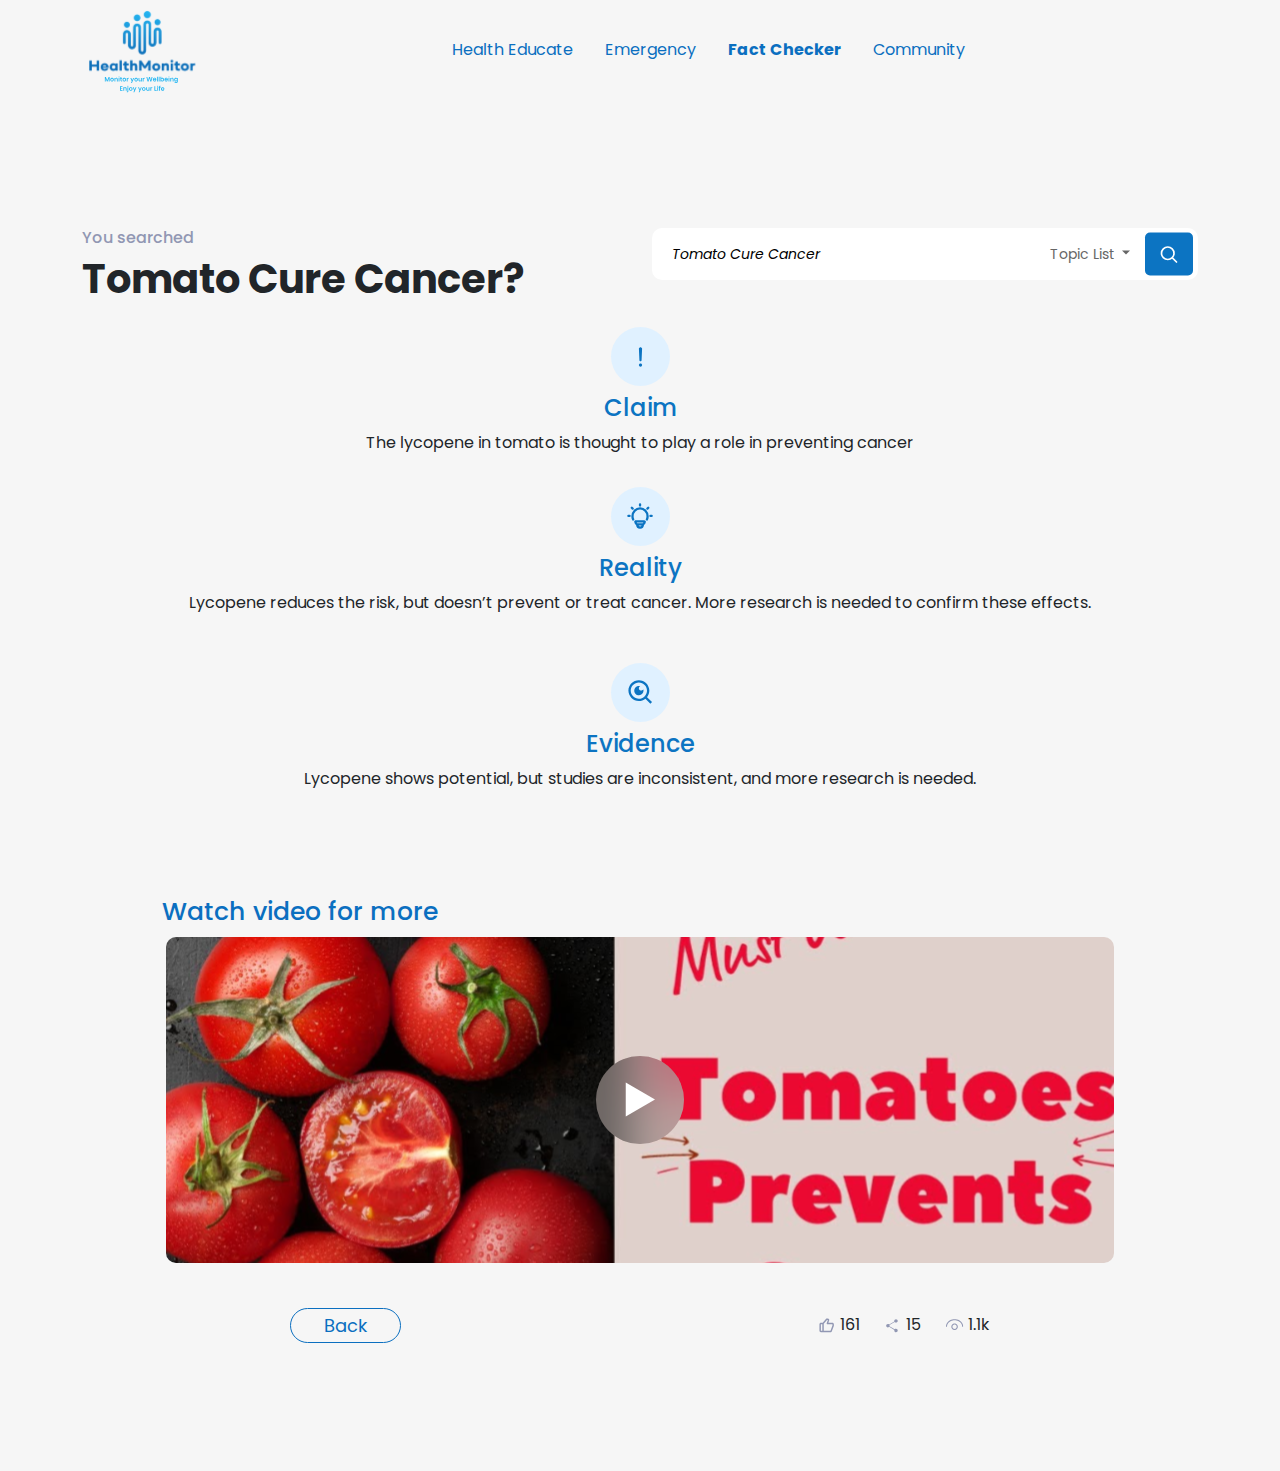
<file: tomato.html>
<!DOCTYPE html>
<html lang="en">

<head>
    <meta charset="UTF-8" />
    <meta name="viewport" content="width=device-width, initial-scale=1.0" />
    <title>Health Monitor</title>
    <link rel="shortcut icon" href="assets/icons/logo.svg" type="image/x-icon" />
    <link rel="stylesheet" href="css/swiper.css" />
    <link rel="stylesheet" href="css/bootstrap.min.css" />
    <link rel="stylesheet" href="css/style.css">
    <link rel="stylesheet" href="css/tomato.css" />
    <link rel="stylesheet" href="css/responsive.css" />
</head>

<body>
    <!-- Navbar Start -->
    <nav class="navbar navbar-expand-lg nav-container">
        <div class="container">
            <a class="navbar-brand" href="index.html"><img src="assets/icons/logo.svg" width="120" class="img-fluid"
                    alt="logo" /></a>
            <button class="navbar-toggler" type="button" data-bs-toggle="collapse"
                data-bs-target="#navbarSupportedContent" aria-controls="navbarSupportedContent" aria-expanded="false"
                aria-label="Toggle navigation">
                <span class="navbar-toggler-icon"></span>
            </button>
            <div class="collapse navbar-collapse" id="navbarSupportedContent">
                <ul
                    class="navbar-nav align-items-lg-center justify-content-lg-center flex-lg-grow-1 mb-2 mb-lg-0 mt-lg-0 mt-4">
                    <li class="nav-item">
                        <a class="nav-link mx-2 text-primary" href="health-educate.html">Health Educate</a>
                    </li>
                    <li class="nav-item">
                        <a class="nav-link mx-2 text-primary" href="emergency.html">Emergency</a>
                    </li>
                    <li class="nav-item">
                        <a class="nav-link mx-2 text-primary active" href="fact-checker.html">Fact Checker</a>
                    </li>
                    <li class="nav-item">
                        <a class="nav-link mx-2 text-primary" href="community.html">Community</a>
                    </li>
                </ul>
            </div>
        </div>
    </nav>
    <!-- Navbar End -->
    <!-- Result start -->
    <section class="result-section">
        <div class="container">
            <div class="row">
                <div class="col-lg-6">
                    <div class="search-card">
                        <div class="search-content">
                            <h6 class="">You searched</h6>
                            <h1 class="fw-bold">Tomato Cure Cancer?</h1>
                        </div>
                    </div>
                </div>
                <div class="col-lg-6">
                    <div class="search-bar">
                        <input type="text" class="search-input" id="search-bar" value="Tomato Cure Cancer"
                            placeholder="Type your search here" value="Managing Diabetes">
                        <a href="result-diabeties.html"><button type="button" class="search-btn"><img
                                    src="assets/icons/search icon.svg" alt="img">
                            </button></a>
                        <div class="dropdown">
                            <button class="btn dropdown-toggle" type="button" data-bs-toggle="dropdown"
                                aria-expanded="false">
                                Topic List
                            </button>
                            <ul class="dropdown-menu px-2">
                                <li><a href="" class="dropdown-item" id="dropdown-content">Tomato Cure Cancer</a>
                                </li>
                            </ul>
                        </div>
                    </div>
                </div>
            </div>
        </div>
        <div class="container mt-3">
            <div class="row">
                <div class="col-12">
                    <div class="tomato-card text-center">
                        <div class="tomato-img">
                            <img src="assets/icons/Exclamation icon.svg" alt="IMG" class="img-fluid">
                        </div>
                        <div class="tomato-content mt-2">
                            <h4 class="fw-medium">Claim</h4>
                            <p class="">The lycopene in tomato is thought to play a role in preventing cancer</p>
                        </div>
                    </div>
                </div>
                <div class="col-12 my-3">
                    <div class="tomato-card text-center">
                        <div class="tomato-img">
                            <img src="assets/icons/Bulb icon.svg" alt="IMG" class="img-fluid">
                        </div>
                        <div class="tomato-content mt-2">
                            <h4 class="fw-medium">Reality</h4>
                            <p class="">Lycopene reduces the risk, but doesn’t prevent or treat cancer. More research is
                                needed to confirm these effects.</p>
                        </div>
                    </div>
                </div>
                <div class="col-12 mt-3">
                    <div class="tomato-card text-center">
                        <div class="tomato-img">
                            <img src="assets/icons/Search result icon.svg" alt="IMG" class="img-fluid">
                        </div>
                        <div class="tomato-content mt-2">
                            <h4 class="fw-medium">Evidence</h4>
                            <p class="">Lycopene shows potential, but studies are inconsistent, and more research is
                                needed.</p>
                        </div>
                    </div>
                </div>
            </div>
            <div class="video-text-heading">
                <h2 class="">Watch video for more</h2>
            </div>
            <!-- Watch start -->
            <section class="watch-Section">
                <div class="watch-Icon">
                    <img src="assets/icons/Watch icon.svg" alt="IMG" id="video-icon" class="img-fluid">
                </div>
            </section>
            <div class="video-Div" id="w-Icon" id="popup-Video">
                <div class="videoPopup">
                    <iframe src="https://www.youtube.com/embed/mmLQb4YDxTo?si=VZqgNO-bSs0E0ReC"></iframe>
                </div>
            </div>
            <!-- Watch end -->
            <div class="d-flex justify-content-between justify-content-md-around align-items-center">
                <div class="">
                    <a href="fact-checker.html"><button class="btn primary-btn">Back</button></a>
                </div>
                <div class="d-flex justify-content-end gap-4">
                    <div class="like forum-options">
                        <img src="assets/icons/like.svg" alt="like">
                        <span>161</span>
                    </div>
                    <div class="share forum-options">
                        <img src="assets/icons/share.svg" alt="share">
                        <span>15</span>
                    </div>
                    <div class="views forum-options">
                        <img src="assets/icons/view.svg" alt="view">
                        <span>1.1k</span>
                    </div>
                </div>
            </div>
        </div>
    </section>
    <!-- Result end -->
    <!-- Javascript -->
    <script src="js/bootstrap.min.js"></script>
    <script src="js/swiper.js"></script>
    <script src="js/script.js"></script>
    <script src="js/video.js"></script>
</body>

</html>
</file>
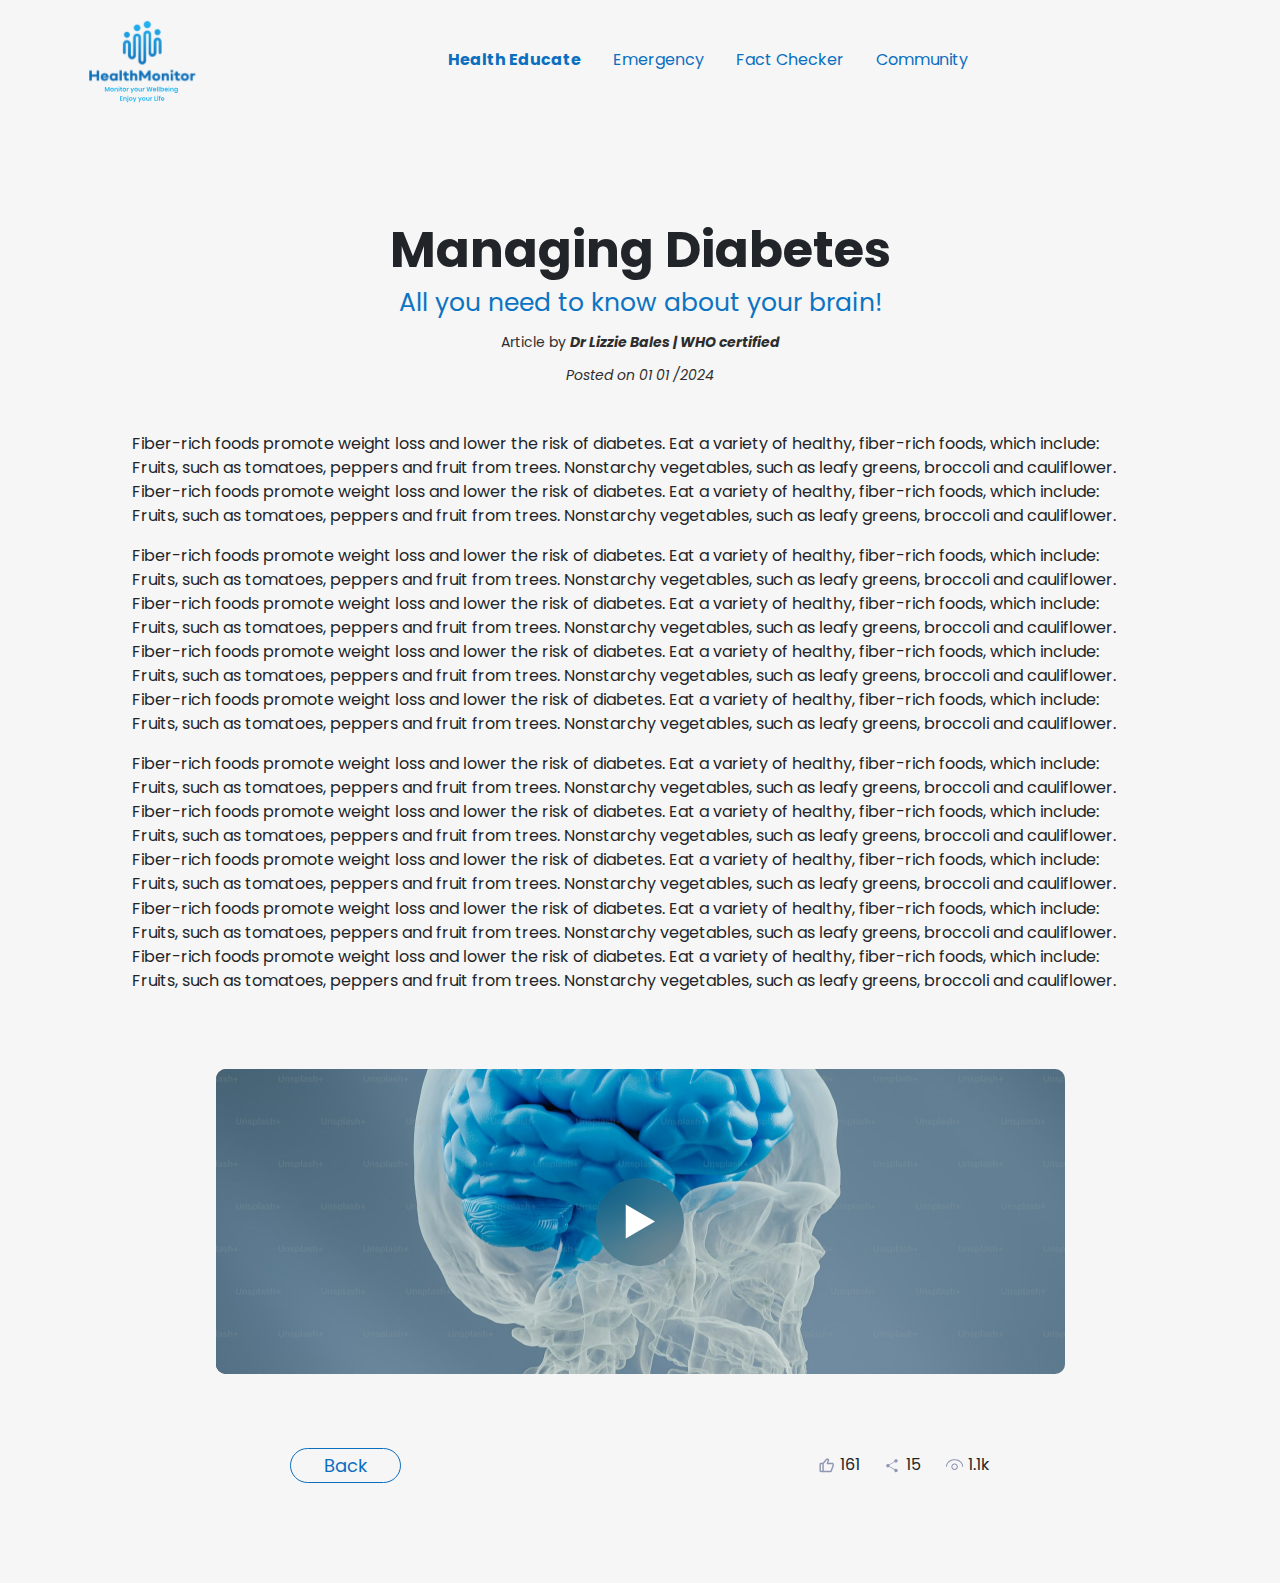
<file: wikipedia-diabetes.html>
<!DOCTYPE html>
<html lang="en">

<head>
    <meta charset="UTF-8" />
    <meta name="viewport" content="width=device-width, initial-scale=1.0" />
    <title>Health Monitor</title>
    <link rel="shortcut icon" href="assets/icons/logo.svg" type="image/x-icon" />
    <link rel="stylesheet" href="css/swiper.css" />
    <link rel="stylesheet" href="css/bootstrap.min.css" />
    <link rel="stylesheet" href="css/responsive.css" />
    <link rel="stylesheet" href="css/wiki.css">
</head>

<body>
    <!-- Navbar Start -->
    <nav class="navbar navbar-expand-lg nav-container">
        <div class="container">
            <a class="navbar-brand" href="index.html"><img src="assets/icons/logo.svg" width="120" class="img-fluid"
                    alt="logo" /></a>
            <button class="navbar-toggler" type="button" data-bs-toggle="collapse"
                data-bs-target="#navbarSupportedContent" aria-controls="navbarSupportedContent" aria-expanded="false"
                aria-label="Toggle navigation">
                <span class="navbar-toggler-icon"></span>
            </button>
            <div class="collapse navbar-collapse" id="navbarSupportedContent">
                <ul
                    class="navbar-nav align-items-lg-center justify-content-lg-center flex-lg-grow-1 mb-2 mb-lg-0 mt-lg-0 mt-4">
                    <li class="nav-item">
                        <a class="nav-link mx-2 text-primary active" href="health-educate.html">Health Educate</a>
                    </li>
                    <li class="nav-item">
                        <a class="nav-link mx-2 text-primary" href="emergency.html">Emergency</a>
                    </li>
                    <li class="nav-item">
                        <a class="nav-link mx-2 text-primary" href="fact-checker.html">Fact Checker</a>
                    </li>
                    <li class="nav-item">
                        <a class="nav-link mx-2 text-primary" href="community.html">Community</a>
                    </li>
                </ul>
            </div>
        </div>
    </nav>
    <!-- Navbar End -->
    <!-- Wikipedia Start -->
    <section class="wiki-section">
        <div class="container">
            <div class="wiki-heading text-center">
                <h1 class="fw-bold">Managing Diabetes</h1>
                <h2 class="fw-normal">All you need to know about your brain!</h2>
                <h6 class="fw-normal mt-3">Article by <strong class="fst-italic">Dr Lizzie Bales | WHO
                        certified</strong></h6>
                <h6 class="fw-normal fst-italic mt-3">Posted on 01 01 /2024</h6>
            </div>
            <div class="wiki-content my-5">
                <p class="mt-3">Fiber-rich foods promote weight loss and lower the risk of diabetes. Eat a variety of
                    healthy, fiber-rich foods, which
                    include: Fruits, such as tomatoes, peppers and fruit from trees. Nonstarchy vegetables, such as
                    leafy
                    greens, broccoli
                    and cauliflower. Fiber-rich foods promote weight loss and lower the risk of diabetes. Eat a variety
                    of
                    healthy,
                    fiber-rich foods, which include: Fruits, such as tomatoes, peppers and fruit from trees. Nonstarchy
                    vegetables, such as
                    leafy greens, broccoli and cauliflower.</p>
                <p class="mt-3">Fiber-rich foods promote weight loss and lower the risk of diabetes. Eat a variety of
                    healthy, fiber-rich foods, which
                    include: Fruits, such as tomatoes, peppers and fruit from trees. Nonstarchy vegetables, such as
                    leafy
                    greens, broccoli
                    and cauliflower. Fiber-rich foods promote weight loss and lower the risk of diabetes. Eat a variety
                    of
                    healthy,
                    fiber-rich foods, which include: Fruits, such as tomatoes, peppers and fruit from trees. Nonstarchy
                    vegetables, such as
                    leafy greens, broccoli and cauliflower. Fiber-rich foods promote weight loss and lower the risk of
                    diabetes. Eat a
                    variety of healthy, fiber-rich foods, which include: Fruits, such as tomatoes, peppers and fruit
                    from
                    trees. Nonstarchy
                    vegetables, such as leafy greens, broccoli and cauliflower. Fiber-rich foods promote weight loss and
                    lower the risk of
                    diabetes. Eat a variety of healthy, fiber-rich foods, which include: Fruits, such as tomatoes,
                    peppers
                    and fruit from
                    trees. Nonstarchy vegetables, such as leafy greens, broccoli and cauliflower.</p>
                <p class="mt-3">Fiber-rich foods promote weight loss and lower the risk of diabetes. Eat a variety of
                    healthy, fiber-rich foods, which
                    include: Fruits, such as tomatoes, peppers and fruit from trees. Nonstarchy vegetables, such as
                    leafy
                    greens, broccoli
                    and cauliflower. Fiber-rich foods promote weight loss and lower the risk of diabetes. Eat a variety
                    of
                    healthy,
                    fiber-rich foods, which include: Fruits, such as tomatoes, peppers and fruit from trees. Nonstarchy
                    vegetables, such as
                    leafy greens, broccoli and cauliflower. Fiber-rich foods promote weight loss and lower the risk of
                    diabetes. Eat a
                    variety of healthy, fiber-rich foods, which include: Fruits, such as tomatoes, peppers and fruit
                    from
                    trees. Nonstarchy
                    vegetables, such as leafy greens, broccoli and cauliflower.</p>
                <p class="mt-n1">Fiber-rich foods promote weight loss and lower the risk of diabetes. Eat a variety of
                    healthy, fiber-rich foods, which
                    include: Fruits, such as tomatoes, peppers and fruit from trees. Nonstarchy vegetables, such as
                    leafy greens, broccoli
                    and cauliflower. Fiber-rich foods promote weight loss and lower the risk of diabetes. Eat a variety
                    of healthy,
                    fiber-rich foods, which include: Fruits, such as tomatoes, peppers and fruit from trees. Nonstarchy
                    vegetables, such as
                    leafy greens, broccoli and cauliflower.</p>
            </div>
            <section class="watch-Section">
                <div class="watch-Icon">
                    <img src="assets/icons/Watch icon.svg" alt="IMG" id="video-icon" class="img-fluid">
                </div>
            </section>
            <div class="video-Div" id="w-Icon" id="popup-Video">
                <div class="videoPopup">
                    <iframe src="https://www.youtube.com/embed/4o2-M1C6T5I?si=pDL8zCiAQvgSKxSA"></iframe>
                </div>
            </div>
        <div class="d-flex justify-content-between justify-content-md-around align-items-center">
            <div class="">
                <a href="fact-checker.html"><button class="btn primary-btn">Back</button></a>
            </div>
            <div class="d-flex justify-content-end gap-4">
                <div class="like forum-options">
                    <img src="assets/icons/like.svg" alt="like">
                    <span>161</span>
                </div>
                <div class="share forum-options">
                    <img src="assets/icons/share.svg" alt="share">
                    <span>15</span>
                </div>
                <div class="views forum-options">
                    <img src="assets/icons/view.svg" alt="view">
                    <span>1.1k</span>
                </div>
            </div>
        </div>
        </div>
    </section>
    <!-- Wikipedia End -->
    <!-- Javascript -->
    <script src="js/bootstrap.min.js"></script>
    <script src="js/swiper.js"></script>
    <script src="js/script.js"></script>
    <script src="js/video.js"></script>
</body>

</html>
</file>
<file: css/style.css>
@import url("https://fonts.googleapis.com/css2?family=Poppins:ital,wght@0,100;0,200;0,300;0,400;0,500;0,600;0,700;0,800;0,900;1,100;1,200;1,300;1,400;1,500;1,600;1,700;1,800;1,900&family=Work+Sans:ital,wght@0,100..900;1,100..900&display=swap");
* {
  padding: 0;
  margin: 0;
  box-sizing: border-box;
}

:root {
  --primary-color: #0b6fc0;
  --black-color: #000;
  --white-color: #fff;
  --secondary-color: #0c74c2;
  --green-color: #40a737;
  --light-gray: #555555;
  --bg-color: #f6f6f6;
   --btn-gradient: linear-gradient(93.22deg, #0b6fc0 1.06%, #1fd2e5 97.02%);
}

body {
  font-family: "Poppins", sans-serif;
  background: var(--bg-color);
}

.text-primary {
  color: var(--primary-color) !important;
}

.primary-btn {
  padding: 3px 33px;
  border-radius: 50px;
  color: var(--primary-color);
  border: 1px solid var(--primary-color);
  font-size: 18px;
  outline: none !important;
  transition: 0.2s ease;
}

.primary-btn:hover {
  background: linear-gradient(to right, #0b6fc0, #0ae0fc);
  color: white;
  border: 1px solid transparent;
}

/* Loading Screen */
.loading-screen {
  display: flex;
  justify-content: center;
  align-items: center;
  background: url("../assets/images/loading\ bg\ gradient.svg") bottom no-repeat;
  background-size: cover;
}

@keyframes zoomIn {
  0% {
    transform: scale(0.7);
  }

  50% {
    transform: scale(1);
  }

  100% {
    transform: scale(0.7);
  }
}

.loading-logo {
  width: 400px;
  animation: zoomIn 3.5s ease-in-out infinite;
}
/* Loading Screen End*/

/* Navbar Start*/
.navbar {
  height: 120px;
}

.dropdown-menu {
  border: none !important;
}

.navbar-toggler {
  border: none !important;
  outline: none !important;
}

.navbar-toggler:focus {
  box-shadow: none !important;
}

.active {
    color: var(--primary-color) !important;
    font-weight: bold !important;
}

/* Navbar End*/

/* Hero Start*/

.hero-section {
  background: #ddf2f9;
  min-height: 60vh;
  width: 100%;
  padding: 5% 0;
}

.hero-content h3 {
  font-size: 2rem;
  font-weight: 400;
}

.hero-content h1 {
  font-size: 4rem;
  color: var(--primary-color);
  font-weight: 800;
}

.hero-content p {
  font-size: 18px;
}

.hero-content button {
  padding: 6px 23px;
}

.demo-btn {
  font-size: 18px !important;
}
/* Hero End*/

/* Services Start*/
.services-container {
  padding: 100px 0;
  padding-bottom: 85px;
}

.services-text h1 {
  font-size: 2.2rem;
  line-height: 45px;
}

.services-text p {
  margin-top: 20px;
}

.services-text p {
  color: var(--light-gray);
}

.services-content h3 {
  font-size: 25px;
  text-wrap: nowrap;
}

.services-content p {
  color: var(--light-gray);
}

.service-img {
  background: #24bee026;
  width: 76px;
  height: 76px;
  display: grid;
  place-items: center;
  border-radius: 20px;
}

.services-card:hover {
  box-shadow: 5px 5px 20px #24bee040;
  background: rgb(255, 255, 255);
}

.services-card {
  border-radius: 20px;
  transition: 0.2s linear;
}

/* Services End*/

/* About Start */
.about-section {
  padding: 70px 0;
}

.about-content {
  width: 85%;
  margin-right: auto;
}

.about-content h1 {
  font-weight: 800;
  font-size: 40px;
  margin-top: 30px;
}

.about-content p {
  color: #2e2e2e;
}

.numbers-cards-container {
  margin-top: 60px;
}

.numbers-card h3 {
  font-weight: 600 !important;
}
.about-text {
  margin: 30px 0;
}
.about-card-container {
  padding: 30px 20px;
}
.about-section .gradient-img{
  height: 750px;
  position: absolute;
  z-index: -1;
  bottom: -0px;
  right: 0;
  right: 0;
}
.about-section .gradient-img img {
  width: auto;
  height: 100%;
}
.about-card {
  padding: 30px 20px;
  border-radius: 10px;
  background: rgb(255, 255, 255);
  box-shadow: 5px 5px 20px #24bee040;
}

.about-card-icon {
  background: #24bee026;
  width: 60px;
  height: 60px;
  display: grid;
  place-items: center;
  border-radius: 100%;
  margin-bottom: 20px;
}

.about-card-text h2 {
  font-size: 20px;
  font-weight: bold;
  margin-bottom: 20px;
}

.about-card-text p {
  color: var(--light-gray);
}

/* About End */

/* Review Start */
.review-section {
  padding: 70px 0;
  font-family: "Work Sans", sans-serif;
}

.review-section .swiper {
  width: 100%;
  height: auto;
}

.review-heading h1 {
  font-size: 40px;
  font-weight: 700;
}
.review-heading h1 span {
  color: var(--green-color);
  font-style: italic;
}

.star {
  width: 23px;
  height: 23px;
  background: #00b67b;
  padding: 2px;
  display: flex;
  justify-content: center;
  align-items: center;
}

.star img {
  width: 100%;
}

.user-review span {
  font-size: 17px;
}

.user-review {
  margin-bottom: 10px;
}

.review-card h6 {
  font-size: 20px;
}

.review-card h3 {
  font-size: 20px;
  font-weight: 500;
  margin: 20px 0;
}

.review-card p {
  color: #2e2e2e;
  font-size: 17px;
}

.review-card-time{
  font-weight: 300;
}

.review-user-info span{
  font-weight: 300 !important;
}

.review-user-info {
  font-weight: 400;
}

.review-card {
  background: #f8f9fa;
  padding: 20px;
  box-shadow: 5px 5px 20px #02020240;
}

.swiper .swiper-pagination .swiper-pagination-bullet {
  width: 15px;
  height: 15px;
  background-color: #0B6FC0;
  opacity: 20%;
  margin: 0px 5px;
  transition: all 0.3s ease;
}
.swiper-scrollbar {
    display: none;
}
.swiper {
  padding: 45px 0px;
  padding-bottom: 100px;
}

.swiper .swiper-pagination .swiper-pagination-bullet-active {
  background-color: #0b6fc0;
  opacity: 1;
  transform: scale(1.3);
}

/* Review End */

/* Fact Start */

.fact-content h1 {
  font-weight: 800;
  font-size: 40px;
}
.fact-content p {
  margin: 30px 0;
  font-size: 18px;
}

.fact-content button {
  width: 225px;
  height: 40px;
  padding: 0 !important;
}

.fact-checker-btn {
   padding: 3px 33px;
  border-radius: 50px;
  color: var(--white-color) !important;
  font-size: 18px;
  outline: none !important;
background: linear-gradient(275.33deg, #0F75BD 3.69%, #21ABE9 99.26%);
}
.fact-checker-span{
  color: #0B6FC0;
  font-style: italic;
  font-weight: 500;
}
/* Fact End */

/* Blog Start */
.blog-section {
  padding: 130px 0;
}

.blog-heading h6 {
  color: #2aa7ff !important;
}

.blog-heading h1 {
  color: #1B3C74 !important;
}
.blog-card {
  background: white;
  border-radius: 7px;
}

.blog-content {
  padding: 10px;
}

.blog-info span {
  color: var(--light-gray);
}

.blog-content h4 {
  color: #1b3c74;
  font-size: 19px;
}

.blog-content h4 {
  color: #1b3c74;
  font-size: 19px;
}

.blog-user span {
  font-size: 18px;
  color: #1b3c74;
}
.blog-info span:nth-child(2){
  color: #DDDDDD;
  margin: 0 7px;
}

/* Blog End */

/* demo video Start */

.demo-video {
  height: 100vh;
  width: 100%;
  background: #00000041;
  position: fixed;
  top: 0;
  left: 0;
  display: flex;
  justify-content: center;
  align-items: center;
  z-index: 100;
}

.video-popup iframe {
  width: 700px;
  height: 400px;
}

/* demo video Start */

/* Footer start */
.footer-content p {
  color: #2e2e2e !important;
}

.footer-subscribe {
  width: 100%;
  max-width: 387px;
}

.footer-content button {
  width: 99px;
  background: var(--btn-gradient) !important;
  color: var(--white-color);
  border: 0;
  outline: 0;
  position: absolute;
  font-size: 14px;
  top: 50%;
  transform: translate(0, -50%);
  right: 10px;
}

.footer-content button:hover {
  background: var(--btn-gradient) !important;
  color: var(--white-color) !important;
  border: 0;
  outline: 0;
}

.footer-content input {
  width: 100%;
  height: 48px;
  border-radius: 10px;
  font-size: 14px;
  padding: 10px 10px !important;
  border: 0;
  outline: none !important;
}
.footer-heading {
  font-size: 18px;
}

.p {
  color: #9197B3;
  font-size: 14px;
}

.copyright-section {
  margin: 0 2rem;
}

.footer-section {
  padding: 3rem 3rem 0 3rem;
  font-size: 14px;
}

.copyright-section p {
  color: #9197B3 !important;
}
/* Footer end */
</file>
<file: css/responsive.css>
@media (max-width: 1200px) {
  .hero-content h3 {
    font-size: 1.8rem;
  }

  .hero-content h1 {
    font-size: 3.5rem;
  }
  .fact-content {
    margin-top: 20px;
  }
}

@media (max-width: 1100px) {
  .auth-container {
    width: 830px;
    height: auto;
  }
}

@media (max-width: 1023px) {
  .banner-right-icon {
    width: 150px !important;
  }
  .banner-left-icon {
    width: 150px !important;
  }
  .video-popup iframe {
    width: 600px;
    height: 350px;
  }
}
@media (max-width: 991px) {
  .hero-content {
    text-align: center;
  }

  .about-content {
    width: 100%;
  }

  .blog-card {
    max-width: 330px;
  }

  .footer-content input {
    margin: 20px auto;
  }

  .nav-container {
    padding: 1.5rem 10px;
  }
  .navbar-collapse {
    width: 100%;
    position: absolute;
    padding: 1rem 2rem;
    background-color: #f6f6f6;
    top: 100px;
    left: 0;
  }
  .forum-heading h1 {
    font-size: 30px;
  }
  .forum-section .filter-btns button {
    font-size: 14px;
    margin-top: 10px;
  }
  .form-box {
    width: 640px;
  }
  .about-content h1 {
    margin-top: 0px;
  }

  .wiki-content {
    padding: 0 30px;
  }
  .about-content p {
    margin-top: 20px;
  }

  .number-cards-container {
    margin-top: 40px;
  }
  .blog-section {
    padding: 80px 0;
  }
}

@media (max-width: 950px) {
  .auth-section {
    width: 100%;
    padding: 8% 5%;
  }
  .auth-container {
    width: auto;
  }
}
@media (max-width: 800px) {
  .hero-section {
    padding: 10% 0;
  }

  .review-section {
    padding: 10% 0;
  }

  .fact-section {
    padding: 10% 0;
  }
}

@media (max-width: 768px) {
  .services-text {
    text-align: center;
  }

  .second-heading {
    font-size: 40px !important;
  }

  .fact-img img {
    width: 100% !important;
  }

  .footer-content input {
    margin: 20px auto;
  }

  .post-question-container {
    width: 500px;
    padding: 50px 30px;
  }
  .video-popup iframe {
    width: 500px;
    height: 300px;
  }
}

@media (max-width: 725px) {
  .font-size {
    font-size: 15px !important;
  }

  .copyright-section {
    flex-direction: column !important;
    text-align: center;
  }

  .footer-section {
    padding: 3rem 0 0 0 !important;
  }

  .community-section {
    padding: 10% 0;
  }

  .banner-right-icon {
    width: 100px !important;
  }

  .banner-left-icon {
    width: 100px !important;
  }
  .terms-condition p {
    font-size: 13px;
    margin: 0 7px;
  }
  .register-info input {
    font-size: 16px;
  }
  .video-popup iframe {
    width: 400px;
    height: 250px;
  }
  .form-box {
    width: 540px;
  }
  .form-content h4 {
    font-size: 20px;
  }
  .form-content p {
    font-size: 14px;
  }
  .forum-options {
    margin: 15px 0 !important;
  }
  .fact-content p {
  font-size: 16px;
}
}

@media (max-width: 620px) {
  .form-content h4 {
    font-size: 18px !important;
  }
  .form-box {
    width: 450px;
  }
  .comment-content {
    flex-direction: column-reverse !important;
  }
  .comment-content span {
    margin-top: -5px;
  }
}

@media (max-width: 600px) {
  .auth-container {
    width: 350px;
  }

  .auth-border {
    padding: 20px;
  }

  .btn-slider {
    width: 120px;
  }

  .auth-buttons button {
    width: 120px;
  }

  .slide-left {
    left: 140px !important;
  }

  .auth-section {
    width: 100%;
    padding: 10% 2%;
  }

  .banner-right-icon {
    width: 70px !important;
  }

  .banner-left-icon {
    width: 70px !important;
  }

  .post-question-container {
    width: 400px;
    border-radius: 20px;
    padding: 40px 20px;
  }

  .post-question-heading h2 {
    font-size: 1.5rem;
  }

  .question-form {
    margin-top: 20px !important;
  }

  .question-post-buttons button {
    width: 150px;
  }
  .auth-section {
    width: 100%;
    padding: 5% 0;
  }
  .auth-container {
    padding: 40px 30px;
  }
  .register-info input {
    font-size: 14px;
  }
  .popup-box {
    width: 400px;
    height: 200px;
  }
  .emergency-section {
    padding: 10% 0;
  }
  .health-section {
    padding: 10% 0;
  }
}
@media (max-width: 550px) {
  .form-box {
    width: 380px;
    padding: 20px 15px;
  }
}
@media (max-width: 500px) {
  .hero-content h3 {
    font-size: 1.5rem;
  }

  .hero-content h1 {
    font-size: 3rem;
  }

  .hero-content p {
    font-size: 16px;
  }

  .about-card-icon {
    width: 40px;
    height: 40px;
  }

  .fact-section {
    padding: 15% 0;
  }

  .blog-info span {
    font-size: 14px;
  }

  .blog-content h4 {
    font-size: 1px;
  }

  .blog-user span {
    font-size: 11px;
  }

  .community-content h2 {
    font-size: 45px;
  }

  .community-content h1 {
    font-size: 40px;
    margin-top: 5px !important;
  }

  .community-content p {
    margin-top: 10px !important;
  }

  .join-content h1 {
    font-size: 30px;
  }

  .join-content h1 span {
    font-family: "Corinthia", cursive;
    font-size: 40px;
  }

  .post-question-container {
    width: 350px;
  }
  .register-form-heading h3 {
    font-size: 20px;
  }
}

@media (max-width: 451px) {
  .title-dropdown {
    margin-right: 10px;
    padding-right: 10px;
  }
  .title-dropdown {
    margin-right: 0px !important;
    padding-right: 0px !important;
  }
}

@media (max-width: 425px) {
  .navbar-brand img {
    width: 100px;
  }

  .hero-content h3 {
    font-size: 1.3rem;
  }

  .hero-content h1 {
    font-size: 2.7rem;
  }

  .hero-content button {
    padding: 4px 18px;
    font-size: 16px;
  }

  .demo-btn img {
    width: 25px;
  }

  .demo-btn span {
    font-size: 15px;
  }

  .services-text h1 {
    font-size: 2rem;
    line-height: 40px;
  }

  .services-text p {
    margin-top: 10px;
  }

  .services-content h3 {
    font-size: 22px;
  }

  .about-content h1 {
    font-size: 32px;
  }

  .about-content p {
    font-size: 15px;
  }

  .review-card h6 {
    font-size: 15px !important;
  }

  .review-card h3 {
    font-size: 20px;
    font-weight: 500;
    margin: 1px 0;
  }

  .review-card p {
    color: #2e2e2e;
    font-size: 17px;
  }

  .auth-container {
    width: 300px;
    padding: 30px 20px;
  }
  .auth-section {
    width: 100%;
    padding: 8%;
  }
  .auth-border {
    background: #0b6fc01e;
    padding: 15px;
    border-radius: 30px;
  }
  .auth-container {
    padding: 30px 20px;
  }
  .submit-button button {
    width: 100%;
    height: 40px;
    margin: auto !important;
    margin-top: 20px !important;
  }
  .wiki-content {
    padding: 0 30px;
  }
  .signup-button a {
    width: 100%;
    height: 40px;
    font-size: 15px;
    padding: 0 !important;
  }
  .video-popup iframe {
    width: 300px;
    height: 180px;
  }
}

@media (max-width: 390px) {
  .hero-content h3 {
    font-size: 1.2rem;
  }

  .hero-content h1 {
    font-size: 2.5rem;
  }
  .wiki-content {
    padding: 0 20px;
  }
  .hero-content button {
    padding: 4px 18px;
    font-size: 14px;
  }

  .banner-right-icon {
    display: none !important;
  }

  .banner-left-icon {
    display: none !important;
  }

  .demo-btn img {
    width: 20px;
  }

  .demo-btn span {
    font-size: 14px;
  }

  .services-text h1 {
    font-size: 1.8rem;
    line-height: 40px;
  }

  .services-text p {
    margin-top: 5px;
  }

  .fact-content h1 {
    font-size: 25px;
  }

  .fact-content p {
    margin: 20px 0;
  }

  .star {
    width: 20px !important;
    height: 20px !important;
  }

  .auth-container {
    width: 280px;
  }

  .community-content h2 {
    font-size: 35px;
  }

  .community-content h1 {
    font-size: 35px;
    margin-top: 0px !important;
  }

  .post-question-container {
    width: 320px;
    border-radius: 20px;
    padding: 40px 10px;
  }

  .post-question-heading h2 {
    font-size: 1.5rem;
    text-align: center;
  }

  .question-form {
    margin-top: 20px !important;
  }

  .question-post-buttons button {
    width: 120px;
    padding: 0;
  }
  .popup-box {
    width: 350px;
    height: 180px;
    padding: 0 15px;
  }
  .form-box {
    width: 350px;
  }
}

@media (max-width: 351px) {
  .second-heading {
    font-size: 30px !important;
  }

  .fact-content p {
    font-size: 12px !important;
  }
  .popup-box {
    width: 300px;
    padding: 0 15px;
  }
  .form-box {
    width: 330px;
  }
  .wiki-content {
    padding: 0 10px;
  }
}
</file>
<file: css/community.css>
@import url("https://fonts.googleapis.com/css2?family=Corinthia:wght@400;700&family=Poppins:ital,wght@0,100;0,200;0,300;0,400;0,500;0,600;0,700;0,800;0,900;1,100;1,200;1,300;1,400;1,500;1,600;1,700;1,800;1,900&family=Work+Sans:ital,wght@0,100..900;1,100..900&display=swap");
* {
  padding: 0;
  margin: 0;
  box-sizing: border-box;
}

:root {
  --primary-color: #0b6fc0;
  --black-color: #000;
  --white-color: #fff;
  --secondary-color: #0c74c2;
  --green-color: #40a737;
  --light-gray: #555555;
  --bg-color: #f6f6f6;
  --btn-gradient: linear-gradient(93.22deg, #0b6fc0 1.06%, #1fd2e5 97.02%);
}

body {
  font-family: "Poppins", sans-serif;
  background: var(--bg-color);
}

/* Community Start */
.community-section {
  max-width: 1280px;
  margin: auto;
  background: url("../assets/images/community\ section\ gradient.svg") left
    no-repeat;
  background-size: 30%;
}
.community-content h2 {
  font-size: 50px;
  font-weight: 500;
  color: var(--black-color);
}
.community-content h1 {
  font-size: 50px;
  font-weight: bold;
  color: var(--primary-color);
}

.community-content p {
  color: #2e2e2e;
}

.services-container {
  padding: 70px 0;
}
/* Community End */
.forum-section {
  padding: 5% 0;
}

.forum-options {
  cursor: pointer !important;
}

.user-forum {
  padding: 15px 20px;
  box-shadow: 0px 2px 5px rgba(0, 0, 0, 0.158);
  margin-top: 30px;
}

.forum-heading h1 {
  font-size: 40px;
  font-weight: bold;
}
.forum-section .filter-btns button {
  border: none;
  padding: 0;
  color: var(--primary-color);
  font-size: 16px;
}

.forum-content h5 {
  font-size: 18px;
}

.forum-content p {
  opacity: 80%;
  color: rgb(112, 112, 112);
}

.post-question {
  height: 100vh;
  width: 100%;
  background: rgba(0, 0, 0, 0.3);
  display: flex;
  flex-direction: column;
  justify-content: center;
  align-items: center;
  position: fixed;
  top: 0;
  z-index: 1;
}

.post-question-container {
  background: #f6f6f6;
  width: 700px;
  border-radius: 30px;
  padding: 60px 50px;
}

.question-form input {
  width: 100%;
  padding: 0 10px;
  height: 45px;
  font-size: 18px;
  border-radius: 10px;
  border: 1px solid #0b6fc0;
  outline: none;
}

.question input {
  height: 70px;
}

.question-post-buttons button {
  width: 185px;
}

.show-form {
  display: flex !important;
}
/* From Uiverse.io by gharsh11032000 */
/* The switch - the box around the slider */
.switch {
  font-size: 17px;
  position: relative;
  display: inline-block;
  width: 3.5em;
  height: 2em;
}

/* Hide default HTML checkbox */
.switch input {
  opacity: 0;
  width: 0;
  height: 0;
}

.slider {
  position: absolute;
  cursor: pointer;
  inset: 0;
  background: #d8d8d8;
  border-radius: 50px;
  transition: all 0.4s cubic-bezier(0.175, 0.885, 0.32, 1.275);
}

.slider:before {
  position: absolute;
  content: "";
  height: 1.4em;
  width: 1.4em;
  left: 0.2em;
  bottom: 0.3em;
  background-color: rgb(255, 255, 255);
  border-radius: inherit;
  transition: all 0.4s cubic-bezier(0.23, 1, 0.32, 1);
}

.switch input:checked + .slider:before {
  transform: translateX(1.5em);
}
/* join banner start */

.join-banner {
  margin: 10vh 0;
  height: 270px;
  padding: 0 20px;
}
.join-container {
  height: 100%;
  width: 100%;
  border-radius: 30px;
  background: linear-gradient(to right, #24bee0, #0b6fc0);
  position: relative;
}
.banner-right-icon {
  position: absolute;
  top: 50%;
  right: 0;
  transform: translate(0%, -50%);
}
.banner-left-icon {
  position: absolute;
  top: 50%;
  left: 0;
  transform: translate(0%, -50%);
}
.join-content h1 {
  font-size: 50px;
}

.join-content h1 span {
  font-family: "Corinthia", cursive;
  font-size: 50px;
}

.join-content button {
  padding: 3px 33px;
  border-radius: 50px;
  color: var(--primary-color);
  border: 1px solid var(--primary-color);
  font-size: 18px;
  outline: none !important;
  transition: 0.2s ease;
}
/* join banner end */

footer {
  margin-top: 10vh;
}

.posted-popup {
  width: 100%;
  height: 100vh;
  position: fixed;
  top: 0;
  left: 0;
  background: rgba(54, 54, 54, 0.3);
  display: flex;
  justify-content: center;
  align-items: center;
  z-index: 10;
}
.popup-box {
  width: 500px;
  height: 200px;
  display: flex;
  flex-direction: column;
  justify-content: center;
  padding: 0 20px;
  border-radius: 15px;
}

.popup-box h5 {
  color: var(--green-color);
  font-size: 25px;
}

.popup-box .ok-btn {
  width: 180px;
  margin: 0 auto;
  /* background: red; */
}

.close-btn {
  position: absolute;
  top: 10px;
  right: 10px;
}

.close-btn button {
  padding: 3px;
  outline: none !important;
  border: none !important;
}

.forum-popup {
  height: 100vh;
  width: 100%;
  background: #0000002f;
  position: fixed;
  top: 0;
  left: 0;
  display: flex;
  justify-content: center;
  align-items: center;
}

.form-box {
  width: 740px;
  height: auto;
  background: white;
  border-radius: 10px;
  padding: 20px 30px;
}
.forum-info {
  color: black;
}
.form-content span {
  font-size: 14px;
  color: #9197b3;
}
.form-content h4 {
  font-size: 25px;
}

.user-comment {
  padding: 5px 0;
}

.user-comment h6 {
  font-weight: 800;
  font-size: 14px;
}
.user-comment h5 {
  font-size: 14px;
}
.user-comment span {
  color: #9197b3;
  font-size: 14px;
}
.add-comments {
  background: #ddf2f9;
  border-radius: 50%;
  border: none !important;
}
</file>
<file: css/fact-checker.css>
@import url("https://fonts.googleapis.com/css2?family=Poppins:ital,wght@0,100;0,200;0,300;0,400;0,500;0,600;0,700;0,800;0,900;1,100;1,200;1,300;1,400;1,500;1,600;1,700;1,800;1,900&family=Work+Sans:ital,wght@0,100..900;1,100..900&display=swap");

* {
    padding: 0;
    margin: 0;
    box-sizing: border-box;
}

:root {
    --primary-color: #0b6fc0;
    --black-color: #000;
    --white-color: #fff;
    --secondary-color: #0c74c2;
    --green-color: #40a737;
    --light-gray: #555555;
    --bg-color: #f6f6f6;
    --btn-gradient: linear-gradient(93.22deg, #0b6fc0 1.06%, #1fd2e5 97.02%);
}

body {
    font-family: "Poppins", sans-serif;
    background: var(--bg-color);
}

.text-primary {
    color: var(--primary-color) !important;
}

.primary-btn {
    padding: 3px 33px;
    border-radius: 50px;
    color: var(--primary-color);
    border: 1px solid var(--primary-color);
    font-size: 18px;
    outline: none !important;
    transition: 0.2s ease;
}

.primary-btn:hover {
    background: linear-gradient(to right, #0b6fc0, #0ae0fc);
    color: white;
    border: 1px solid transparent;
}

/* Navbar Start */

.nav-container {
    height: 100px;
    background: var(--bg-color) !important;
}

.dropdown-menu {
    border: none !important;
}

.navbar-toggler {
    border: none !important;
    outline: none !important;
}

.navbar-toggler:focus {
    box-shadow: none !important;
}

.active {
    color: var(--primary-color) !important;
    font-weight: bold !important;
}

/* Navbar End */
/* Fact start */
.fact-section {
    padding: 130px 0;
}
.fact-heading {
    font-weight: 200;
}

.second-heading {
    font-size: 50px;
    padding-left: 45px;
    color: var(--primary-color);
}

.fact-content {
    margin-top: -25px;
}

.fact-content p {
    color: #2e2e2e !important;
    font-size: 18px;
}

.fact-img img {
    width: 660px;
}

.search-bar {
    position: relative;
}

.search-btn img {
    width: 20px;
    height: 20px;
}

.search-btn {
    background: var(--secondary-color) !important;
    width: 48px !important;
    height: 43px !important;
    border-radius: 5px;
    border: 0;
    position: absolute;
    top: 50%;
    transform: translate(0, -50%);
    right: 1%;
    display: grid;
    place-items: center;
}

.search-input {
    border: 0;
    width: 100%;
    height: 52px;
    border-radius: 10px;
    padding: 10px 20px;
    font-style: italic;
    font-size: 14px;
}

.search-input:focus {
    outline: 0 !important;
}

.dropdown {
    position: absolute;
    top: 50%;
    transform: translate(0, -50%);
    right: 10%;
}

.dropdown-toggle {
    font-size: 14px;
    color: #666;
}

.dropdown-toggle:hover {
    color: #666;
}

.dropdown-toggle:focus {
    border: none !important;
}

.dropdown-menu {
    font-size: 14px;
}

.dropdown-menu li a:active {
    background: transparent !important;
}

/* Fact End */
/*  Verified start */
.verified-heading h5 {
    color: #9197b3 !important;
}

/* Verified End */
/* How it works start */
.how-it-works-section {
    padding: 100px 0;
    background: url(../assets/images/How\ it\ works\ bg.svg);
}

.how-it-works-content button {
    padding: 9px 23px;
    border-radius: 50px;
    color: var(--white-color) !important;
    background: var(--btn-gradient) !important;
    border: 0;
    font-size: 18px;
}

/* How it works end */

/* Footer start */
.footer-content p {
  color: #2e2e2e !important;
}

.footer-subscribe {
  width: 100%;
  max-width: 387px;
}

.footer-content button {
  width: 99px;
  background: var(--btn-gradient) !important;
  color: var(--white-color);
  border: 0;
  outline: 0;
  position: absolute;
  font-size: 14px;
  top: 50%;
  transform: translate(0, -50%);
  right: 10px;
}

.footer-content button:hover {
  background: var(--btn-gradient) !important;
  color: var(--white-color) !important;
  border: 0;
  outline: 0;
}

.footer-content input {
  width: 100%;
  height: 48px;
  border-radius: 10px;
  font-size: 14px;
  padding: 10px 10px !important;
  border: 0;
  outline: none !important;
}
.footer-heading {
  font-size: 18px;
}

.p {
  color: #9197B3;
  font-size: 14px;
}

.copyright-section {
  margin: 0 2rem;
}

.footer-section {
  padding: 3rem 3rem 0 3rem;
  font-size: 14px;
}

.copyright-section p {
  color: #9197B3 !important;
}
/* Footer end */
</file>
<file: css/health.css>
@import url("https://fonts.googleapis.com/css2?family=Poppins:ital,wght@0,100;0,200;0,300;0,400;0,500;0,600;0,700;0,800;0,900;1,100;1,200;1,300;1,400;1,500;1,600;1,700;1,800;1,900&family=Work+Sans:ital,wght@0,100..900;1,100..900&display=swap");

* {
    padding: 0;
    margin: 0;
    box-sizing: border-box;
}

:root {
    --primary-color: #0b6fc0;
    --black-color: #000;
    --white-color: #fff;
    --secondary-color: #0c74c2;
    --green-color: #40a737;
    --light-gray: #555555;
    --bg-color: #f6f6f6;
    --btn-gradient: linear-gradient(93.22deg, #0b6fc0 1.06%, #1fd2e5 97.02%);
}

body {
    background: var(--bg-color) !important;
}

/* Navbar start */
.active {
    color: var(--primary-color) !important;
    font-weight: bold !important;
}

.nav-container {
    height: 100px;
    background: var(--bg-color) !important;
}

.dropdown-menu {
    border: none !important;
}

.navbar-toggler {
    border: none !important;
    outline: none !important;
}

.navbar-toggler:focus {
    box-shadow: none !important;
}

.text-primary {
    color: var(--primary-color) !important;
}

.primary-btn {
    padding: 3px 33px;
    border-radius: 50px;
    color: var(--primary-color);
    border: 1px solid var(--primary-color);
    font-size: 18px;
    outline: none !important;
    transition: 0.2s ease;
}

.primary-btn:hover {
    background: linear-gradient(to right, #0b6fc0, #0ae0fc);
    color: white;
    border: 1px solid transparent;
}

/* Navbar end */
/* Health start */
.health-section{
    padding: 5% 0;
}

.health-heading {
    font-weight: 200;
}

.second-heading {
    font-size: 43px;
    padding-left: 45px;
    font-weight: 500 !important;
    color: var(--primary-color);
}

.health-content p {
    color: #2e2e2e !important;
    font-size: 18px;
}

.search-bar {
    position: relative;
}

.search-btn img {
    width: 20px;
    height: 20px;
}

.search-btn {
    background: var(--secondary-color) !important;
    width: 48px;
    height: 43px;
    border-radius: 5px;
    border: 0;
    position: absolute;
    top: 50%;
    transform: translate(0, -50%);
    right: 1%;
    display: grid;
    place-items: center;

}

.search-input {
    border: 0;
    width: 100%;
    height: 52px;
    border-radius: 10px;
    padding: 10px 20px;
    font-style: italic;
    font-size: 14px;
}

.search-input:focus {
    outline: 0 !important;
}

.dropdown {
    position: absolute;
    top: 50%;
    transform: translate(0, -50%);
    right: 10%;
}

.dropdown-toggle {
    font-size: 14px;
    color: #666;
}

.dropdown-toggle:hover {
    color: #666;
}

.dropdown-toggle:focus {
    border: none !important;
}

.dropdown-menu {
    font-size: 14px;
}

.dropdown-menu li a:active {
    background: transparent !important;
}

/* Health end */
/* Health educate start */
.educate-container {
    padding: 10% 0;
}

.educate-text h1 {
    font-size: 2.2rem;
    line-height: 45px;
}

.educate-text p {
    margin-top: 20px;
}

.educate-text p {
    color: var(--light-gray);
}

.educate-content h3 {
    font-size: 25px;
    text-wrap: nowrap;
}

.educate-content p {
    color: var(--light-gray);
}

.educate-img {
    background: #24bee026;
    width: 76px;
    height: 76px;
    display: grid;
    place-items: center;
    border-radius: 20px;
}

.educate-card:hover {
    box-shadow: 5px 5px 20px #24bee040;
    background: rgb(255, 255, 255);
}

.educate-card {
    border-radius: 20px;
    transition: 0.2s linear;
}

/* Health educate end */
/* Blog Start */
.blog-section {
    padding: 80px 0;
    padding-bottom: 120px;
}

.health-img img {
    width: 500px !important;
}

.blog-card {
    background: white;
    border-radius: 7px;
}

.blog-content {
    padding: 10px;
}

.blog-info span {
    color: var(--light-gray);
}

.blog-content h4 {
    color: #1b3c74;
    font-size: 19px;
}

.blog-content h4 {
    color: #1b3c74;
    font-size: 19px;
}

.blog-user span {
    font-size: 18px;
    color: #1b3c74;
}

.blog-heading h6 {
    color: #2aa7ff !important;
}

.blog-heading h1 {
    color: #1B3C74 !important;
}

/* Blog End */
</file>
<file: css/login.css>
@import url("https://fonts.googleapis.com/css2?family=Poppins:ital,wght@0,100;0,200;0,300;0,400;0,500;0,600;0,700;0,800;0,900;1,100;1,200;1,300;1,400;1,500;1,600;1,700;1,800;1,900&family=Work+Sans:ital,wght@0,100..900;1,100..900&display=swap");

* {
  padding: 0;
  margin: 0;
  box-sizing: border-box;
  font-family: "Work Sans", sans-serif;
}

:root {
  --primary-color: #0b6fc0;
  --secondary-color: #000;
  --white-color: #fff;
  --heading-color: #0c74c2;
  --trust-color: #40a737;
  --btn-gradient: linear-gradient(93.22deg, #0b6fc0 1.06%, #1fd2e5 97.02%);
}

/* ----- Navbar start ----- */
.nav a,
button,
li {
  font-family: "poppins", sans-serif !important;
}

.text-primary {
  color: var(--primary-color) !important;
}

.login-btn button {
  padding: 3px 33px;
  border-radius: 50px;
  color: var(--primary-color);
  border: 1px solid var(--primary-color);
  font-size: 18px;
  outline: none !important;
  transition: 0.2s ease;
}

.login-btn button:hover {
  background: -webkit-linear-gradient(right, #0b6fc0, #0ae0fc);
  color: white;
  border: 1px solid transparent;
}

.dropdown-menu {
  border: none !important;
}

.navbar-toggler {
  border: none !important;
  outline: none !important;
}

.navbar-toggler:focus {
  box-shadow: none !important;
}

/* ----- Navbar end ----- */
/* ----- Login start ----- */
.auth-section {
  width: 100%;
  padding: 5% 0;
  background: url("../assets/images/login\ bg.svg") center no-repeat;
  background-size: cover;
  display: flex;
  justify-content: center;
  align-items: center;
}

.login-heading h3 {
  font-size: 30px;
  color: var(--primary-color);
  font-weight: 800;
}

.auth-container {
  width: 460px;
  max-height: 520px;
  background: white;
  border-radius: 30px;
  padding: 40px 50px;
  padding-bottom: 30px;
}

.auth-border {
  background: #0b6fc01e;
  padding: 25px;
  border-radius: 30px;
}

.foms-container {
  width: 100%;
  margin-top: 20px;
}

.auth-buttons {
  display: flex;
  justify-content: space-around;
  gap: 10px;
  margin-top: 30px;
  background: #f2f2f2;
  padding: 10px;
  position: relative;
  border-radius: 10px;
}

.auth-buttons button {
  background: none;
  border: none;
  outline: none;
  width: 170px;
  color: #0c74c2;
  height: 40px;
  font-size: 18px;
  border-radius: 10px;
  z-index: 1;
}

.auth-buttons .active-btn {
  color: white !important;
}
.slide-left {
  left: 190px !important;
}
.auth-buttons a {
  z-index: 1;
}

.btn-slider {
  width: 170px;
  background: #0b6fc0;
  height: 40px;
  position: absolute;
  top: 10px;
  left: 10px;
  transition: 0.2s ease-in;
  border-radius: 10px;
  z-index: 0;
}

.auth-container input {
  width: 100%;
  padding: 0 10px;
  height: 45px;
  font-size: 18px;
  border-radius: 10px;
  border: 1px solid #0b6fc0;
  outline: none;
}

.forget-pass {
  text-align: right;
}

.password img {
  position: absolute;
  top: 50%;
  transform: translate(0, -50%);
  cursor: pointer;
  right: 10px;
}

.submit-button button {
  width: 240px;
  height: 40px;
  margin: auto !important;
  margin-top: 30px !important;
  background: white;
}

.forgot-password {
  color: #0C74C2;
}

.signup-button a {
  width: 240px;
  padding: 6px 0;
  margin: auto !important;
  margin-top: 15px !important;
}

.show-form {
  display: block !important;
}

.show-heading {
  display: block !important;
}
</file>
<file: css/register.css>
@import url("https://fonts.googleapis.com/css2?family=Poppins:ital,wght@0,100;0,200;0,300;0,400;0,500;0,600;0,700;0,800;0,900;1,100;1,200;1,300;1,400;1,500;1,600;1,700;1,800;1,900&family=Work+Sans:ital,wght@0,100..900;1,100..900&display=swap");

* {
    padding: 0;
    margin: 0;
    box-sizing: border-box;
}

:root {
    --primary-color: #0b6fc0;
    --black-color: #000;
    --white-color: #fff;
    --secondary-color: #0c74c2;
    --green-color: #40a737;
    --light-gray: #555555;
    --bg-color: #f6f6f6;
    --btn-gradient: linear-gradient(93.22deg, #0b6fc0 1.06%, #1fd2e5 97.02%);
}

body {
    font-family: "Poppins", sans-serif;
    background: var(--bg-color);
}

/* ----- Login start ----- */
.auth-section {
  width: 100%;
  padding: 5% 0;
  background: url('../assets/images/login\ bg.svg') center no-repeat;
  background-size: cover;
  display: flex;
  justify-content: center;
  align-items: center;
}

.login-heading h3{
  font-size: 30px;
  color: var(--primary-color);
  font-weight: 800;
}

.auth-container {
  width: 930px;
  height: 540px;
  display: flex;
  justify-content: center;
  background: rgb(255, 255, 255);
  border-radius: 30px;
  padding: 40px 50px;
}

.auth-border{
  background: #0b6fc01e;
  padding: 25px;
  border-radius: 30px;
}

.register-info input{
  width: 100%;
  padding: 0 10px;
  height: 45px;
  font-size: 18px;
  border-radius: 10px;
  border: 1px solid #0B6FC0;
  outline: none;
}
.register-form-heading{ 
  margin-bottom: 40px;
}
.register-form-heading h5{
  font-weight: bold;
  font-size: 25px;
  color: var(--primary-color);
}

.checkbox-wrapper-46 input[type="checkbox"] {
  display: none;
  visibility: hidden;
}

.checkbox-wrapper-46 .cbx {
  margin: auto;
  -webkit-user-select: none;
  user-select: none;
  cursor: pointer;
}
.checkbox-wrapper-46 .cbx span {
  display: inline-block;
  vertical-align: middle;
  transform: translate3d(0, 0, 0);
}
.checkbox-wrapper-46 .cbx span:first-child {
  position: relative;
  width: 18px;
  height: 18px;
  border-radius: 3px;
  transform: scale(1);
  vertical-align: middle;
  border: 1px solid #9098a9;
  transition: all 0.2s ease;
}
.checkbox-wrapper-46 .cbx span:first-child svg {
  position: absolute;
  top: 3px;
  left: 2px;
  fill: none;
  stroke: #ffffff;
  stroke-width: 2;
  stroke-linecap: round;
  stroke-linejoin: round;
  stroke-dasharray: 16px;
  stroke-dashoffset: 16px;
  transition: all 0.3s ease;
  transition-delay: 0.1s;
  transform: translate3d(0, 0, 0);
}
.checkbox-wrapper-46 .cbx span:first-child:before {
  content: "";
  width: 100%;
  height: 100%;
  background: var(--primary-color);
  display: block;
  transform: scale(0);
  opacity: 1;
  border-radius: 50%;
}
.checkbox-wrapper-46 .cbx span:last-child {
  padding-left: 8px;
}
.checkbox-wrapper-46 .cbx:hover span:first-child {
  border-color: var(--primary-color);
}

.checkbox-wrapper-46 .inp-cbx:checked + .cbx span:first-child {
  background: var(--primary-color);
  border-color: var(--primary-color);
  animation: wave-46 0.4s ease;
}
.checkbox-wrapper-46 .inp-cbx:checked + .cbx span:first-child svg {
  stroke-dashoffset: 0;
}
.checkbox-wrapper-46 .inp-cbx:checked + .cbx span:first-child:before {
  transform: scale(3.5);
  opacity: 0;
  transition: all 0.6s ease;
}

@keyframes wave-46 {
  50% {
    transform: scale(0.9);
  }
}


.terms-condition p {
  color: var(--primary-color);
  margin: 0 15px;
}

.proceed-btn button {
  margin-top: 20px;
  width: 240px;
  height: 40px;
  margin: 30px 0;
  background: white;
}

.title-dropdown {
  position: absolute;
  top: 50%;
  transform: translate(0 , -50%);
  right: 10px;
}

.dropdown-toggle-btn{
  background: white !important;
  outline: none;
color: var(--primary-color) !important;
border: none;
padding: 5px;
}

.dropdown-menu{
  background: var(--bg-color);
  position: absolute;
  left: 0% !important;
  transform: translate(50% , -50%);
}

.dropdown-menu li {
  cursor: pointer;
}
.dropdown-menu li:hover{
  color: var(--primary-color);
  background: white !important;
}

.success-popup {
  width: 100%;
  height: 100vh;
  position: fixed;
  top: 0;
  left: 0;
  background: rgba(54, 54, 54, 0.3);
  display: flex;
  justify-content: center;
  align-items: center;
  z-index: 1111111;
}

.popup-box {
  width: 500px;
  height: 200px;
  display: flex;
  flex-direction: column;
  justify-content: center;
  padding: 0 20px;
  border-radius: 15px;
}
.close-btn {
  position: absolute;
  top: 10px;
  right: 10px;
}

.close-btn button {
  padding: 3px;
  outline: none !important;
  border: none !important;
}
</file>
<file: css/diabetes.css>
@import url("https://fonts.googleapis.com/css2?family=Poppins:ital,wght@0,100;0,200;0,300;0,400;0,500;0,600;0,700;0,800;0,900;1,100;1,200;1,300;1,400;1,500;1,600;1,700;1,800;1,900&family=Work+Sans:ital,wght@0,100..900;1,100..900&display=swap");

* {
    padding: 0;
    margin: 0;
    box-sizing: border-box;
}

:root {
    --primary-color: #0b6fc0;
    --black-color: #000;
    --white-color: #fff;
    --secondary-color: #0c74c2;
    --green-color: #40a737;
    --light-gray: #555555;
    --bg-color: #f6f6f6;
    --btn-gradient: linear-gradient(93.22deg, #0b6fc0 1.06%, #1fd2e5 97.02%);
}

body {
    font-family: "Poppins", sans-serif;
    background: var(--bg-color);
}

.text-primary {
    color: var(--primary-color) !important;
}

.primary-btn {
    padding: 3px 33px;
    border-radius: 50px;
    color: var(--primary-color);
    border: 1px solid var(--primary-color);
    font-size: 18px;
    outline: none !important;
    transition: 0.2s ease;
}

.primary-btn:hover {
    background: linear-gradient(to right, #0b6fc0, #0ae0fc);
    color: white;
    border: 1px solid transparent;
}

/* Navbar Start*/
.active {
    color: var(--primary-color) !important;
    font-weight: bold !important;
}

.dropdown-menu {
    border: none !important;
}

.navbar-toggler {
    border: none !important;
    outline: none !important;
}

.navbar-toggler:focus {
    box-shadow: none !important;
}

.nav-container {
    height: 120px;
    background: var(--bg-color) !important;
}

/* Navbar End*/
/* Search start*/
.search-section {
    padding: 10% 0;
}

.search-bar {
    position: relative;
}

.search-btn img {
    width: 20px;
    height: 20px;
}

.search-btn {
    background: var(--secondary-color) !important;
    width: 48px;
    height: 43px;
    border-radius: 5px;
    border: 0;
    position: absolute;
    top: 50%;
    transform: translate(0, -50%);
    right: 1%;
    display: grid;
    place-items: center;

}

.search-input {
    border: 0;
    width: 100%;
    height: 52px;
    border-radius: 10px;
    padding: 10px 20px;
    font-style: italic;
    font-size: 14px;
}

.search-input:focus {
    outline: 0 !important;
}

.dropdown {
    position: absolute;
    top: 50%;
    transform: translate(0, -50%);
    right: 10%;
}

.dropdown-toggle {
    font-size: 14px;
    color: #666;
}

.dropdown-toggle:hover {
    color: #666;
}

.dropdown-toggle:focus {
    border: none !important;
}

.dropdown-menu {
    font-size: 14px;
}

.dropdown-menu li a:active {
    background: transparent !important;
}

.result-show h6 {
    color: #2e2e2e !important;
    margin-top: 6rem;
}

.sort-span {
    background: #ddf2f9 !important;
    width: 126px;
    height: 38px;
    border-radius: 5px;
    display: grid;
    place-items: center;
}

.result-card {
    box-shadow: 0px 6px 10px 0px #00000026;
    border-radius: 10px;
}

.result-heading h6 {
    color: #9197B3 !important;
}


.result-paragraph {
    font-size: 14px;
    color: #2e2e2e !important;
}

.accordion-button:not(.collapsed) {
    background-color: transparent !important;
}

.accordion-button:focus {
    box-shadow: none !important;
}

.result-secondary {
    color: #9197b3 !important;
}

.accordion {
    box-shadow: 0px 6px 10px 0px #00000026 !important;
    border: 0 !important;
    outline: 0 !important;
    --bs-accordion-border-color: 0 !important;
    border-radius: 10px;
    background: #fff !important;
}
.previous-next-content h6 {
    font-size: 14px;
}
.c-change {
    color: #666 !important;
}
/* Search End*/

/* Blog Start */
.blog-section {
    padding: 80px 0;
    padding-bottom: 120px;
}

.blog-card {
    background: white;
    border-radius: 7px;
}

.blog-content {
    padding: 10px;
}

.blog-heading h6 {
    color: #2aa7ff !important;
}

.blog-heading h1 {
    color: #1B3C74 !important;
}

.blog-info span {
    color: var(--light-gray);
}

.blog-content h4 {
    color: #1b3c74;
    font-size: 19px;
}

.blog-content h4 {
    color: #1b3c74;
    font-size: 19px;
}

.blog-user span {
    font-size: 18px;
    color: #1b3c74;
}

/* Blog End */

/* Footer start */
.footer-content p {
    color: #2e2e2e !important;
}

.footer-subscribe {
    width: 100%;
    max-width: 387px;
}

.footer-content button {
    background: var(--btn-gradient) !important;
    color: var(--white-color);
    border: 0;
    outline: 0;
    position: absolute;
    top: 50%;
    transform: translate(0, -50%);
    right: 10px;
}

.footer-content button:hover {
    background: var(--btn-gradient) !important;
    color: var(--white-color);
    border: 0;
    outline: 0;
}

.footer-content input {
    width: 100%;
    height: 48px;
    border-radius: 10px;
    font-size: 14px;
    padding: 10px 10px !important;
    border: 0;
}

.footer-content input:focus {
    outline: 0 !important;
}

.footer-heading {
    font-size: 18px;
}

.p {
    color: #9197B3;
    font-size: 14px;
}

.copyright-section {
    margin: 0 2rem;
}

.footer-section {
    padding: 3rem 3rem 0 3rem;
}

/* Footer end */
</file>
<file: css/tomato.css>
@import url("https://fonts.googleapis.com/css2?family=Poppins:ital,wght@0,100;0,200;0,300;0,400;0,500;0,600;0,700;0,800;0,900;1,100;1,200;1,300;1,400;1,500;1,600;1,700;1,800;1,900&family=Work+Sans:ital,wght@0,100..900;1,100..900&display=swap");

* {
    padding: 0;
    margin: 0;
    box-sizing: border-box;
}

:root {
    --primary-color: #0b6fc0;
    --black-color: #000;
    --white-color: #fff;
    --secondary-color: #0c74c2;
    --green-color: #40a737;
    --light-gray: #555555;
    --bg-color: #f6f6f6;
    --btn-gradient: linear-gradient(93.22deg, #0b6fc0 1.06%, #1fd2e5 97.02%);
}

body {
    font-family: "Poppins", sans-serif;
    background: var(--bg-color);
}

.text-primary {
    color: var(--primary-color) !important;
}

/* Navbar Start */
.navbar {
    height: 100px;
}

.dropdown-menu {
    border: none !important;
}

.navbar-toggler {
    border: none !important;
    outline: none !important;
}

.navbar-toggler:focus {
    box-shadow: none !important;
}

.active {
    color: var(--primary-color) !important;
    font-weight: bold !important;
}

/* Navbar End */
/* Tomato start */
.search-section {
    padding: 10% 0;
}

.search-bar {
    position: relative;
}

.search-btn img {
    width: 20px;
    height: 20px;
}

.search-btn {
    background: var(--secondary-color) !important;
    width: 48px;
    height: 43px;
    border-radius: 5px;
    border: 0;
    position: absolute;
    top: 50%;
    transform: translate(0, -50%);
    right: 1%;
    display: grid;
    place-items: center;

}

.search-input {
    border: 0;
    width: 100%;
    height: 52px;
    border-radius: 10px;
    padding: 10px 20px;
    font-style: italic;
    font-size: 14px;
}

.search-input:focus {
    outline: 0 !important;
}

.dropdown {
    position: absolute;
    top: 50%;
    transform: translate(0, -50%);
    right: 10%;
}

.dropdown-toggle {
    font-size: 14px;
    color: #666;
}

.dropdown-toggle:hover {
    color: #666;
}

.dropdown-toggle:focus {
    border: none !important;
}

.dropdown-menu {
    font-size: 14px;
}

.dropdown-menu li a:active {
    background: transparent !important;
}

.result-section {
    padding: 10% 0;
}

.search-content h6 {
    color: #9197b3 !important;
}

.tomato-img {
    width: 59px;
    height: 59px;
    margin: auto;
    background: #e0f1ff !important;
    display: grid;
    place-items: center;
    border-radius: 50%;
}


.tomato-content h4 {
    color: #0c74c2 !important;
}

.watch-Section {
    margin: 5vh auto;
    padding: 11vh 0;
    text-align: center;
    background: url(../assets/images/Tomato\ img.svg) center no-repeat;
    border-radius: 10px;
    overflow: hidden;
    width: 85%;
    height: auto;
}

.watch-Icon {
    width: 88px;
    height: 88px;
    background: #26262633;
    display: grid;
    place-items: center;
    margin: 20px auto;
    border-radius: 50%;
    backdrop-filter: blur(30px)
}

.watch-Icon img {
    cursor: pointer;
}

.video-Div {
    display: none;
    justify-content: center;
    align-items: center;
    width: 100%;
    height: 100vh;
    position: fixed;
    top: 0;
    left: 0;
    background: #00000076;
    z-index: 1000;
}

.videoPopup iframe {
    width: 100%;
    height: 100%;
    max-width: 700px;
    max-height: 400px;
    border: none;
}

.videoPopup {
    width: 700px;
    height: 400px;
}

.videoPopup iframe {
    width: 95%;
    height: 95%;
}

.video-text-heading{
    color: var(--primary-color);
    padding:  0 80px;
    margin-top: 90px;
    margin-bottom: -35px;
}

.video-text-heading h2{
    font-size: 25px;
    font-weight: 500;
}

.flex {
    display: flex !important;
}

/* Tomato end */
</file>
<file: css/wiki.css>
@import url("https://fonts.googleapis.com/css2?family=Poppins:ital,wght@0,100;0,200;0,300;0,400;0,500;0,600;0,700;0,800;0,900;1,100;1,200;1,300;1,400;1,500;1,600;1,700;1,800;1,900&family=Work+Sans:ital,wght@0,100..900;1,100..900&display=swap");

* {
    padding: 0;
    margin: 0;
    box-sizing: border-box;
}

:root {
    --primary-color: #0b6fc0;
    --black-color: #000;
    --white-color: #fff;
    --secondary-color: #0c74c2;
    --green-color: #40a737;
    --light-gray: #555555;
    --bg-color: #f6f6f6;
    --btn-gradient: linear-gradient(93.22deg, #0b6fc0 1.06%, #1fd2e5 97.02%);
}

body {
    font-family: "Poppins", sans-serif;
    background: var(--bg-color);
}

.text-primary {
    color: var(--primary-color) !important;
}

.primary-btn {
    padding: 3px 33px;
    border-radius: 50px;
    color: var(--primary-color);
    border: 1px solid var(--primary-color);
    font-size: 18px;
    outline: none !important;
    transition: 0.2s ease;
}

.primary-btn:hover {
    background: linear-gradient(to right, #0b6fc0, #0ae0fc);
    color: white;
    border: 1px solid transparent;
}

/* Navbar Start*/
.active {
    color: var(--primary-color) !important;
    font-weight: bold !important;
}

.dropdown-menu {
    border: none !important;
}

.navbar-toggler {
    border: none !important;
    outline: none !important;
}

.navbar-toggler:focus {
    box-shadow: none !important;
}

.nav-container {
    height: 120px;
    background: var(--bg-color) !important;
}

/* Navbar End*/
/* Wiki start*/
.wiki-section {
    padding: 100px 0;
}

.wiki-heading h1 {
    font-size: 50px;
}

.wiki-heading h2 {
    font-size: 25px !important;
    color: var(--secondary-color) !important;
}
.wiki-content {
    padding: 0 50px;
}
.wiki-heading h6 {
    font-size: 14px !important;
    color: #2e2e2e !important;
}

.mt-n1 {
    margin-top: -15px;
}

.watch-Section {
    margin: 5vh auto;
    padding: 13vh 0;
    text-align: center;
    background: url(../assets/images/video-bg.svg) center no-repeat;
    width: 100%;
}

.watch-Icon {
    width: 88px;
    height: 88px;
    background: #26262633;
    display: grid;
    place-items: center;
    margin: 20px auto;
    border-radius: 50%;
    backdrop-filter: blur(30px)
}

.watch-Icon img {
    cursor: pointer;
}

.video-Div {
    display: none;
    justify-content: center;
    align-items: center;
    width: 100%;
    height: 100vh;
    position: fixed;
    top: 0;
    left: 0;
    /* Ensure it's centered horizontally */
    background: #00000076;
    z-index: 1000;
}

.videoPopup iframe {
    width: 100%;
    height: 100%;
    max-width: 700px;
    max-height: 400px;
    border: none;
}

.videoPopup {
    width: 700px;
    height: 400px;
}

.videoPopup iframe {
    width: 95%;
    height: 95%;
}

.flex {
    display: flex !important;
}

/* Wiki End*/
</file>
